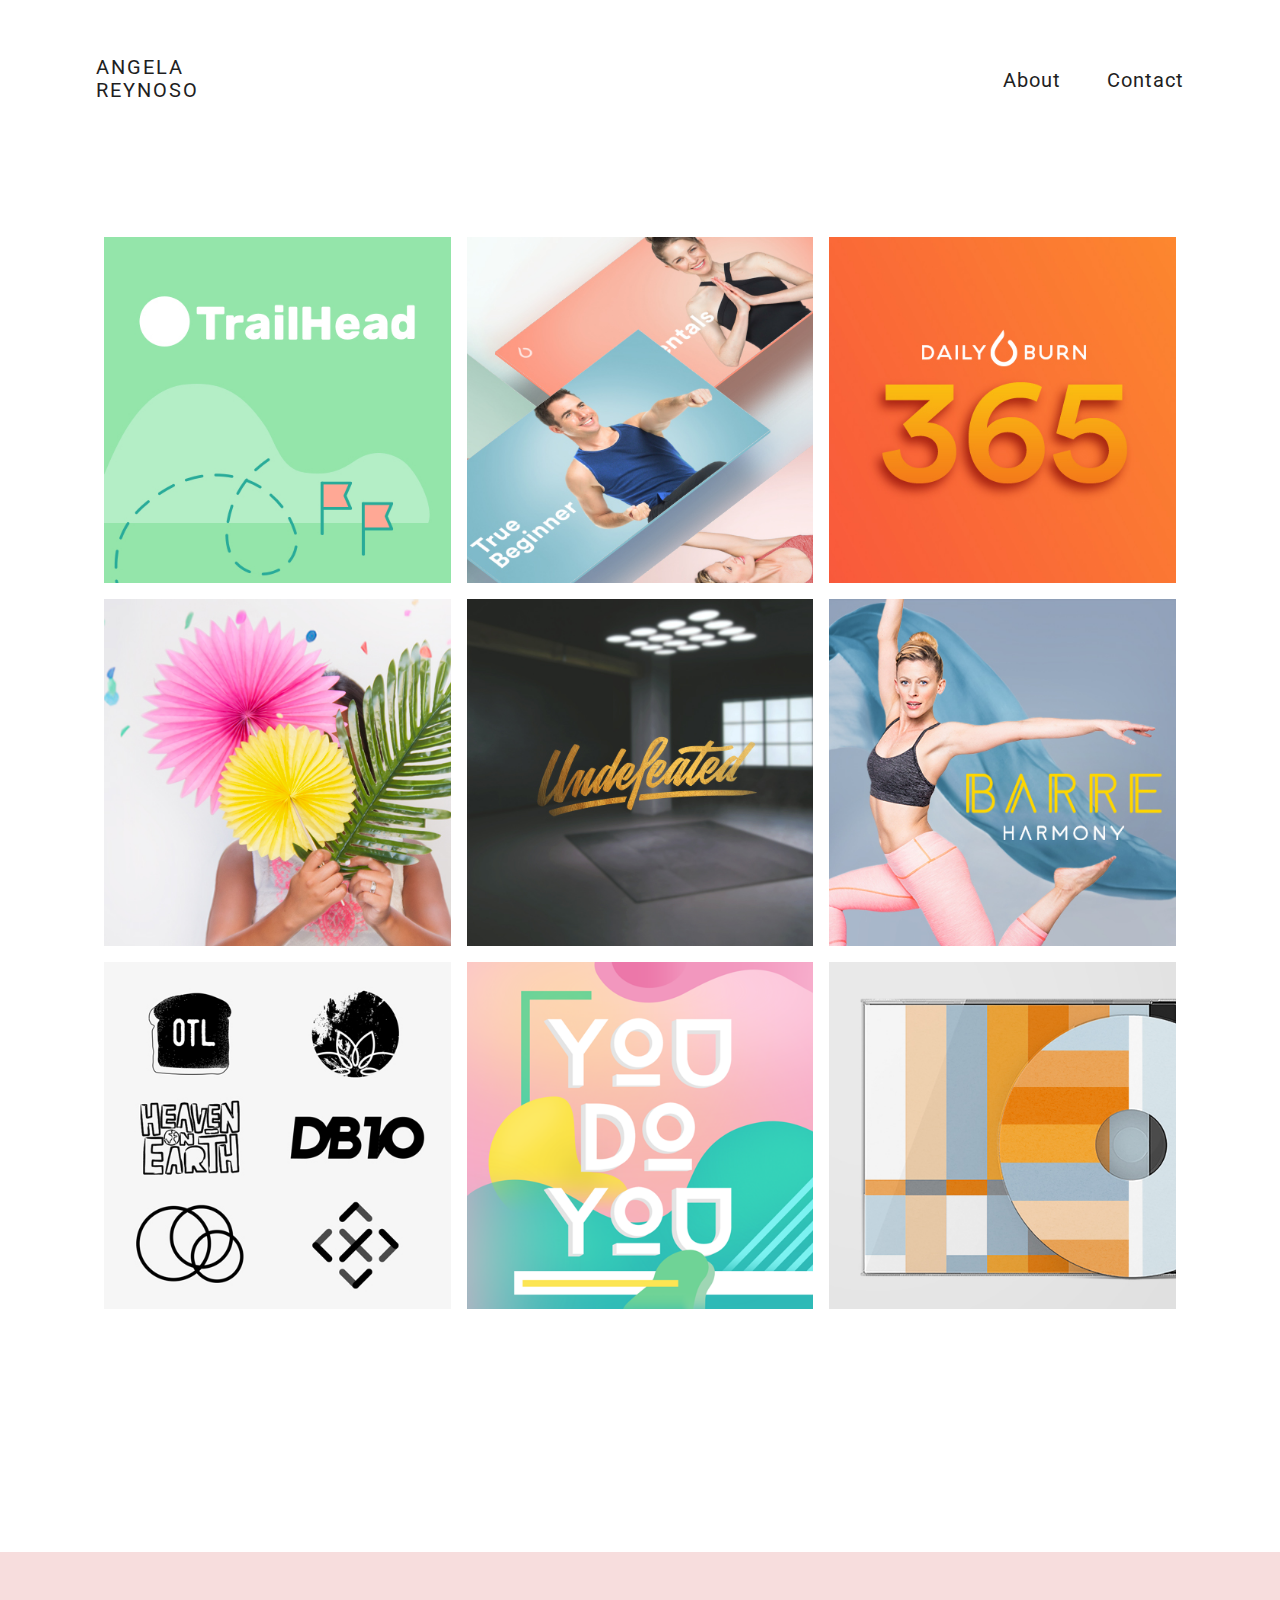
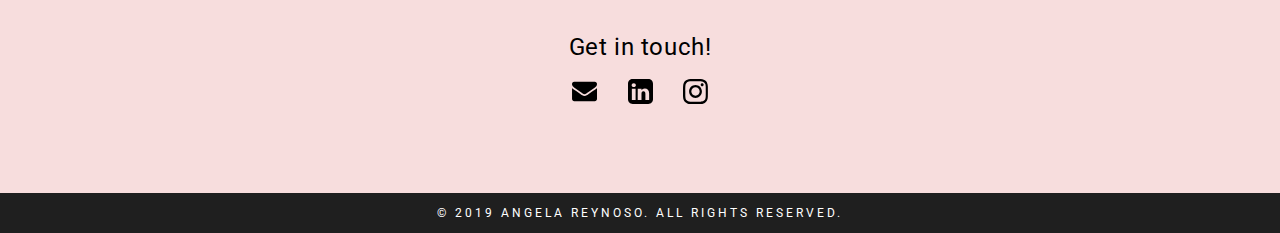
<file: index.html>
<!DOCTYPE html>
<html>
  <head>
    <script async src="https://www.googletagmanager.com/gtag/js?id=UA-121537700-1"></script>
    <script>
      window.dataLayer = window.dataLayer || [];
      function gtag(){dataLayer.push(arguments);}
      gtag('js', new Date());

      gtag('config', 'UA-121537700-1');
    </script>
    <meta http-equiv="Content-Type" content="text/html; charset=utf-8">
    <meta http-equiv="X-UA-Compatible" content="IE=edge,chrome=1">
    <meta name="viewport" content="width=device-width,initial-scale=1">
    <meta name="description" content="Hi! I'm Angela, a Senior Designer based in New York City. Get in touch!">
    <meta name="generator" content="Hugo 0.46" />
    <link rel="apple-touch-icon" sizes="180x180" href="/img/apple-touch-icon.png">
    <link rel="icon" type="image/png" sizes="32x32" href="/img/favicon-32x32.png">
    <link rel="icon" type="image/png" sizes="16x16" href="/img/favicon-16x16.png">
    <link rel="stylesheet" href="https://angelreyt.github.io/css/normalize.css">
    <link rel="stylesheet" href="https://angelreyt.github.io/css/base.css">
    <link rel="stylesheet" href="https://fonts.googleapis.com/css?family=Roboto:400,500,700,900">
    <title>Angela Reynoso</title>
  </head>
  <body>
    <header>
  <nav>
    <a class="site-title" href="https://angelreyt.github.io/">Angela Reynoso</a>
    <div class="nav-right">
      <input type="checkbox" id="drop-hamburger"/>
      <label class="hamburger" for="drop-hamburger">
        <span></span>
        <span></span>
        <span></span>
        <span></span>
      </label>
      <ul id="menu">
        <li class="active">
          <a href="/">Work</a>
        </li>
        <li class="">
          <a href="/about/">About</a>
        </li>
        <li class="">
          <a href="/contact/">Contact</a>
        </li>
      </ul>
    </div>
  </nav>
</header>

    <main style="">
    <div class="home-wrapper">
  <section class="greeting"></section>
  <section class="gallery">
    <div class="gallery-item">
      <a href="/project/case-study-trailhead/">
        <img src="/project/case-study-trailhead/home_trailhead.jpg" srcset="/project/case-study-trailhead/home_trailhead.jpg, /project/case-study-trailhead/home_trailhead@2x.jpg 2x">
      <div class="overlay">
        <div class="text">Case Study: TrailHead</div>
      </div>
      </a>
    </div>
    <div class="gallery-item">
      <a href="/project/case-study-program-art/">
        <img src="/project/case-study-program-art/home_cs.jpg" srcset="/project/case-study-program-art/home_cs.jpg, /project/case-study-program-art/home_cs@2x.jpg 2x">
      <div class="overlay">
        <div class="text">Case Study: Program Art</div>
      </div>
      </a>
    </div>
    <div class="gallery-item">
      <a href="/project/daily-burn--daily-burn-365/">
        <img src="/project/daily-burn--daily-burn-365/home_365.jpg" srcset="/project/daily-burn--daily-burn-365/home_365.jpg, /project/daily-burn--daily-burn-365/home_365@2x.jpg 2x">
      <div class="overlay">
        <div class="text">Daily Burn &amp; Daily Burn 365</div>
      </div>
      </a>
    </div>
    <div class="gallery-item">
      <a href="/project/a-lovely-party/">
        <img src="/project/a-lovely-party/home_alp.jpg" srcset="/project/a-lovely-party/home_alp.jpg, /project/a-lovely-party/home_alp@2x.jpg 2x">
      <div class="overlay">
        <div class="text">A Lovely Party</div>
      </div>
      </a>
    </div>
    <div class="gallery-item">
      <a href="/project/undefeated/">
        <img src="/project/undefeated/home_undef.jpg" srcset="/project/undefeated/home_undef.jpg, /project/undefeated/home_undef@2x.jpg 2x">
      <div class="overlay">
        <div class="text">Undefeated Kickboxing</div>
      </div>
      </a>
    </div>
    <div class="gallery-item">
      <a href="/project/barre-harmony/">
        <img src="/project/barre-harmony/home_bh.jpg" srcset="/project/barre-harmony/home_bh.jpg, /project/barre-harmony/home_bh@2x.jpg 2x">
      <div class="overlay">
        <div class="text">Barre Harmony</div>
      </div>
      </a>
    </div>
    <div class="gallery-item">
      <a href="/project/logos/">
        <img src="/project/logos/home_logo.jpg" srcset="/project/logos/home_logo.jpg, /project/logos/home_logo@2x.jpg 2x">
      <div class="overlay">
        <div class="text">Logo Gallery</div>
      </div>
      </a>
    </div>
    <div class="gallery-item">
      <a href="/project/illos/">
        <img src="/project/illos/home_illos.png" srcset="/project/illos/home_illos.png, /project/illos/home_illos@2x.png 2x">
      <div class="overlay">
        <div class="text">Illustration Gallery</div>
      </div>
      </a>
    </div>
    <div class="gallery-item">
      <a href="/project/print/">
        <img src="/project/print/home_print.jpg" srcset="/project/print/home_print.jpg, /project/print/home_print@2x.jpg 2x">
      <div class="overlay">
        <div class="text">Print</div>
      </div>
      </a>
    </div>
  </section>
</div>
<section class="pink cta">
  <p>Get in touch!</p>

<p><a href="mailto:angelrey.t@gmail.com" style="text-decoration: none">
  <svg version="1.1" id="Layer_1" xmlns="http://www.w3.org/2000/svg" xmlns:xlink="http://www.w3.org/1999/xlink" x="0px" y="0px"
    viewBox="0 0 61 48" style="enable-background:new 0 0 61 48;" xml:space="preserve" class="icon">
    <path d="M61,15.4v27c0,3-2.5,5.4-5.4,5.4H5.5c-3,0-5.4-2.5-5.4-5.4v-27c1,1.1,2.2,2.1,3.4,3c5.6,3.8,11.4,7.7,16.9,11.7
            c2.9,2.1,6.4,4.7,10.1,4.7h0.1c3.7,0,7.2-2.6,10.1-4.7c5.5-4,11.3-7.9,16.9-11.7C58.8,17.6,60,16.6,61,15.4z M61,5.4
            c0,3.8-2.8,7.2-5.8,9.3c-5.3,3.7-10.6,7.3-15.9,11.1c-2.2,1.5-6,4.7-8.7,4.7h-0.1c-2.8,0-6.5-3.1-8.7-4.7
            c-5.3-3.7-10.6-7.4-15.9-11.1C3.4,13.1,0,9.3,0,6.2C0,2.9,1.8,0,5.5,0h50.1C58.5,0,61,2.4,61,5.4z"/>
  </svg>
</a>

<a href="https://www.linkedin.com/in/angelareynoso" style="text-decoration: none">
  <svg version="1.1" id="Layer_1" xmlns="http://www.w3.org/2000/svg" xmlns:xlink="http://www.w3.org/1999/xlink" x="0px" y="0px"
    viewBox="0 0 48 48" style="enable-background:new 0 0 48 48;" xml:space="preserve" class="icon">
    <path d="M7.4,40.2h7.2V18.5H7.4V40.2z M15.1,11.8c0-2.1-1.6-3.7-4-3.7S7,9.7,7,11.8c0,2.1,1.6,3.7,4,3.7h0
            C13.5,15.6,15.1,13.9,15.1,11.8z M33.4,40.2h7.2V27.7c0-6.7-3.6-9.7-8.3-9.7c-3.9,0-5.6,2.2-6.5,3.7h0.1v-3.2h-7.2c0,0,0.1,2,0,21.7
            l0,0h7.2V28c0-0.6,0-1.3,0.2-1.8c0.5-1.3,1.7-2.6,3.7-2.6c2.6,0,3.6,2,3.6,4.9L33.4,40.2L33.4,40.2z M48,9v30c0,5-4,9-9,9H9
            c-5,0-9-4-9-9V9c0-5,4-9,9-9h30C44,0,48,4,48,9z"/>
  </svg>
</a>

<a href="https://www.instagram.com/angelala.rey" style="text-decoration: none">
  <svg version="1.1" id="Layer_1" xmlns="http://www.w3.org/2000/svg" xmlns:xlink="http://www.w3.org/1999/xlink" x="0px" y="0px"
    viewBox="0 0 48 48" style="enable-background:new 0 0 48 48;" xml:space="preserve" class="icon">
    <path d="M24,4.3c6.4,0,7.2,0,9.7,0.1c2.3,0.1,3.6,0.5,4.5,0.8c1.1,0.4,1.9,1,2.8,1.8c0.8,0.8,1.4,1.6,1.8,2.8
            c0.3,0.8,0.7,2.1,0.8,4.5c0.1,2.5,0.1,3.3,0.1,9.7s0,7.2-0.1,9.7c-0.1,2.3-0.5,3.6-0.8,4.5c-0.4,1.1-1,1.9-1.8,2.8
            c-0.8,0.8-1.6,1.4-2.8,1.8c-0.8,0.3-2.1,0.7-4.5,0.8c-2.5,0.1-3.3,0.1-9.7,0.1s-7.2,0-9.7-0.1c-2.3-0.1-3.6-0.5-4.5-0.8
            c-1.1-0.4-1.9-1-2.8-1.8c-0.8-0.8-1.4-1.6-1.8-2.8C5,37.3,4.6,36,4.5,33.7c-0.1-2.5-0.1-3.3-0.1-9.7s0-7.2,0.1-9.7
            c0.1-2.3,0.5-3.6,0.8-4.5c0.4-1.1,1-1.9,1.8-2.8C8,6.2,8.7,5.7,9.9,5.3c0.8-0.3,2.1-0.7,4.5-0.8C16.8,4.3,17.6,4.3,24,4.3z M24,0
            c-6.5,0-7.3,0-9.9,0.1c-2.5,0.1-4.3,0.5-5.8,1.1C6.7,1.9,5.4,2.7,4,4C2.7,5.3,1.9,6.7,1.3,8.3c-0.6,1.5-1,3.3-1.1,5.8
            C0,16.6,0,17.5,0,24s0,7.3,0.1,9.9c0.1,2.5,0.5,4.3,1.1,5.8c0.6,1.6,1.4,2.9,2.8,4.3c1.3,1.3,2.7,2.2,4.2,2.8c1.5,0.6,3.3,1,5.8,1.1
            c2.6,0.1,3.4,0.1,9.9,0.1s7.3,0,9.9-0.1c2.5-0.1,4.3-0.5,5.8-1.1c1.6-0.6,2.9-1.4,4.2-2.8c1.3-1.3,2.2-2.7,2.8-4.2
            c0.6-1.5,1-3.3,1.1-5.8c0.1-2.6,0.1-3.4,0.1-9.9s0-7.3-0.1-9.9c-0.1-2.5-0.5-4.3-1.1-5.8C46.1,6.7,45.3,5.3,44,4
            c-1.3-1.3-2.7-2.2-4.2-2.8c-1.5-0.6-3.3-1-5.8-1.1C31.3,0,30.5,0,24,0L24,0L24,0z M24,11.7c-6.8,0-12.3,5.5-12.3,12.3
            S17.2,36.3,24,36.3S36.3,30.8,36.3,24S30.8,11.7,24,11.7z M24,32c-4.4,0-8-3.6-8-8s3.6-8,8-8s8,3.6,8,8S28.4,32,24,32z M39.7,11.2
            c0,1.6-1.3,2.9-2.9,2.9c-1.6,0-2.9-1.3-2.9-2.9c0-1.6,1.3-2.9,2.9-2.9C38.4,8.3,39.7,9.6,39.7,11.2z"/>
  </svg>
</a>
</p>

</section>
    </main>
    <footer>&copy; 2019 Angela Reynoso. All rights reserved.</footer>

  </body>
</html>
</file>
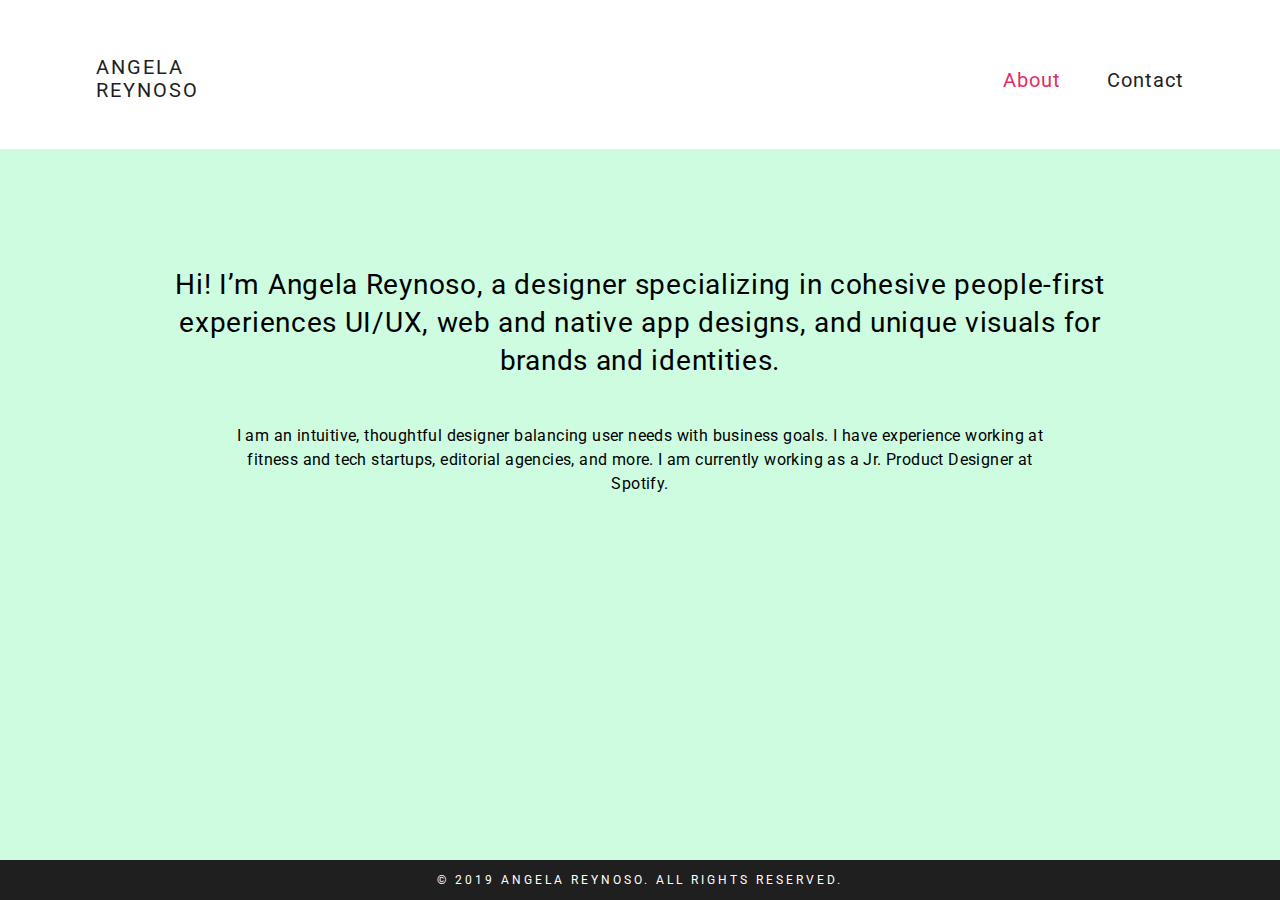
<file: about/index.html>
<!DOCTYPE html>
<html>
  <head>
    <script async src="https://www.googletagmanager.com/gtag/js?id=UA-121537700-1"></script>
    <script>
      window.dataLayer = window.dataLayer || [];
      function gtag(){dataLayer.push(arguments);}
      gtag('js', new Date());

      gtag('config', 'UA-121537700-1');
    </script>
    <meta http-equiv="Content-Type" content="text/html; charset=utf-8">
    <meta http-equiv="X-UA-Compatible" content="IE=edge,chrome=1">
    <meta name="viewport" content="width=device-width,initial-scale=1">
    <meta name="description" content="Hi! I'm Angela, a Senior Designer based in New York City. Get in touch!">
    <meta name="generator" content="Hugo 0.46" />
    <link rel="apple-touch-icon" sizes="180x180" href="/img/apple-touch-icon.png">
    <link rel="icon" type="image/png" sizes="32x32" href="/img/favicon-32x32.png">
    <link rel="icon" type="image/png" sizes="16x16" href="/img/favicon-16x16.png">
    <link rel="stylesheet" href="https://angelreyt.github.io/css/normalize.css">
    <link rel="stylesheet" href="https://angelreyt.github.io/css/base.css">
    <link rel="stylesheet" href="https://fonts.googleapis.com/css?family=Roboto:400,500,700,900">
    <title>Angela Reynoso</title>
  </head>
  <body>
    <header>
  <nav>
    <a class="site-title" href="https://angelreyt.github.io/">Angela Reynoso</a>
    <div class="nav-right">
      <input type="checkbox" id="drop-hamburger"/>
      <label class="hamburger" for="drop-hamburger">
        <span></span>
        <span></span>
        <span></span>
        <span></span>
      </label>
      <ul id="menu">
        <li class="">
          <a href="/">Work</a>
        </li>
        <li class="active">
          <a href="/about/">About</a>
        </li>
        <li class="">
          <a href="/contact/">Contact</a>
        </li>
      </ul>
    </div>
  </nav>
</header>

    <main style="background-color: #CEFCE0">
    <div class="wrapper">
  <p>Hi! I’m Angela Reynoso, a designer specializing in cohesive people-first experiences UI/UX, web and native app designs, and unique visuals for brands and identities.</p>

<p>I am an intuitive, thoughtful designer balancing user needs with business goals. I have experience working at fitness and tech startups, editorial agencies, and more. I am currently working as a Jr. Product Designer at Spotify.</p>

</div>
    </main>
    <footer>&copy; 2019 Angela Reynoso. All rights reserved.</footer>

  </body>
</html>
</file>
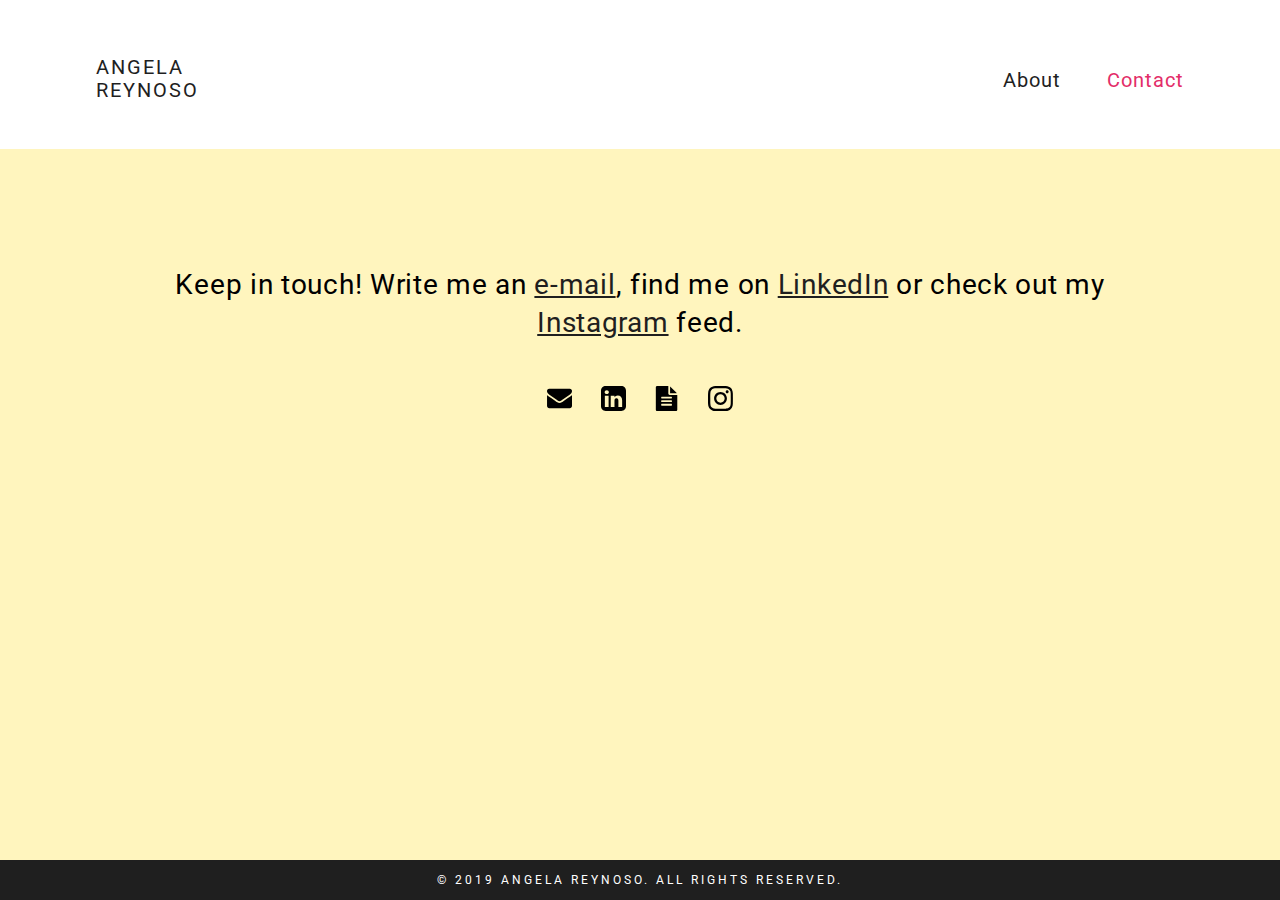
<file: contact/index.html>
<!DOCTYPE html>
<html>
  <head>
    <script async src="https://www.googletagmanager.com/gtag/js?id=UA-121537700-1"></script>
    <script>
      window.dataLayer = window.dataLayer || [];
      function gtag(){dataLayer.push(arguments);}
      gtag('js', new Date());

      gtag('config', 'UA-121537700-1');
    </script>
    <meta http-equiv="Content-Type" content="text/html; charset=utf-8">
    <meta http-equiv="X-UA-Compatible" content="IE=edge,chrome=1">
    <meta name="viewport" content="width=device-width,initial-scale=1">
    <meta name="description" content="Hi! I'm Angela, a Senior Designer based in New York City. Get in touch!">
    <meta name="generator" content="Hugo 0.46" />
    <link rel="apple-touch-icon" sizes="180x180" href="/img/apple-touch-icon.png">
    <link rel="icon" type="image/png" sizes="32x32" href="/img/favicon-32x32.png">
    <link rel="icon" type="image/png" sizes="16x16" href="/img/favicon-16x16.png">
    <link rel="stylesheet" href="https://angelreyt.github.io/css/normalize.css">
    <link rel="stylesheet" href="https://angelreyt.github.io/css/base.css">
    <link rel="stylesheet" href="https://fonts.googleapis.com/css?family=Roboto:400,500,700,900">
    <title>Angela Reynoso</title>
  </head>
  <body>
    <header>
  <nav>
    <a class="site-title" href="https://angelreyt.github.io/">Angela Reynoso</a>
    <div class="nav-right">
      <input type="checkbox" id="drop-hamburger"/>
      <label class="hamburger" for="drop-hamburger">
        <span></span>
        <span></span>
        <span></span>
        <span></span>
      </label>
      <ul id="menu">
        <li class="">
          <a href="/">Work</a>
        </li>
        <li class="">
          <a href="/about/">About</a>
        </li>
        <li class="active">
          <a href="/contact/">Contact</a>
        </li>
      </ul>
    </div>
  </nav>
</header>

    <main style="background-color: #FFF5BE">
    <div class="wrapper">
  <p>Keep in touch! Write me an <a href="mailto:angelrey.t@gmail.com">e-mail</a>, find me on <a href="https://www.linkedin.com/in/angelareynoso">LinkedIn</a> or check out my <a href="https://www.instagram.com/angelala.rey">Instagram</a> feed.</p>

<p><a href="mailto:angelrey.t@gmail.com" style="text-decoration: none">
  <svg version="1.1" id="Layer_1" xmlns="http://www.w3.org/2000/svg" xmlns:xlink="http://www.w3.org/1999/xlink" x="0px" y="0px"
    viewBox="0 0 61 48" style="enable-background:new 0 0 61 48;" xml:space="preserve" class="icon">
    <path d="M61,15.4v27c0,3-2.5,5.4-5.4,5.4H5.5c-3,0-5.4-2.5-5.4-5.4v-27c1,1.1,2.2,2.1,3.4,3c5.6,3.8,11.4,7.7,16.9,11.7
            c2.9,2.1,6.4,4.7,10.1,4.7h0.1c3.7,0,7.2-2.6,10.1-4.7c5.5-4,11.3-7.9,16.9-11.7C58.8,17.6,60,16.6,61,15.4z M61,5.4
            c0,3.8-2.8,7.2-5.8,9.3c-5.3,3.7-10.6,7.3-15.9,11.1c-2.2,1.5-6,4.7-8.7,4.7h-0.1c-2.8,0-6.5-3.1-8.7-4.7
            c-5.3-3.7-10.6-7.4-15.9-11.1C3.4,13.1,0,9.3,0,6.2C0,2.9,1.8,0,5.5,0h50.1C58.5,0,61,2.4,61,5.4z"/>
  </svg>
</a>

<a href="https://www.linkedin.com/in/angelareynoso" style="text-decoration: none">
  <svg version="1.1" id="Layer_1" xmlns="http://www.w3.org/2000/svg" xmlns:xlink="http://www.w3.org/1999/xlink" x="0px" y="0px"
    viewBox="0 0 48 48" style="enable-background:new 0 0 48 48;" xml:space="preserve" class="icon">
    <path d="M7.4,40.2h7.2V18.5H7.4V40.2z M15.1,11.8c0-2.1-1.6-3.7-4-3.7S7,9.7,7,11.8c0,2.1,1.6,3.7,4,3.7h0
            C13.5,15.6,15.1,13.9,15.1,11.8z M33.4,40.2h7.2V27.7c0-6.7-3.6-9.7-8.3-9.7c-3.9,0-5.6,2.2-6.5,3.7h0.1v-3.2h-7.2c0,0,0.1,2,0,21.7
            l0,0h7.2V28c0-0.6,0-1.3,0.2-1.8c0.5-1.3,1.7-2.6,3.7-2.6c2.6,0,3.6,2,3.6,4.9L33.4,40.2L33.4,40.2z M48,9v30c0,5-4,9-9,9H9
            c-5,0-9-4-9-9V9c0-5,4-9,9-9h30C44,0,48,4,48,9z"/>
  </svg>
</a>

<a href="/misc/AR_resume_2018.pdf" style="text-decoration: none">
  <svg version="1.1" id="Layer_1" xmlns="http://www.w3.org/2000/svg" xmlns:xlink="http://www.w3.org/1999/xlink" x="0px" y="0px"
    viewBox="0 0 48 48" style="enable-background:new 0 0 48 48;" xml:space="preserve" class="icon">
    <path d="M42.8,12.7c0.3,0.3,0.5,0.6,0.7,1H30.9V1.1c0.4,0.2,0.7,0.5,1,0.7L42.8,12.7z M30.1,17.1h14.6v28.3c0,1.4-1.2,2.6-2.6,2.6
            h-36c-1.4,0-2.6-1.2-2.6-2.6V2.6C3.5,1.2,4.7,0,6.1,0h21.4v14.6C27.5,16,28.7,17.1,30.1,17.1z M34.4,36.8v-1.7
            c0-0.5-0.4-0.9-0.9-0.9H14.7c-0.5,0-0.9,0.4-0.9,0.9v1.7c0,0.5,0.4,0.9,0.9,0.9h18.8C34,37.7,34.4,37.3,34.4,36.8z M34.4,30v-1.7
            c0-0.5-0.4-0.9-0.9-0.9H14.7c-0.5,0-0.9,0.4-0.9,0.9V30c0,0.5,0.4,0.9,0.9,0.9h18.8C34,30.8,34.4,30.5,34.4,30z M34.4,23.1v-1.7
            c0-0.5-0.4-0.9-0.9-0.9H14.7c-0.5,0-0.9,0.4-0.9,0.9v1.7c0,0.5,0.4,0.9,0.9,0.9h18.8C34,24,34.4,23.6,34.4,23.1z"/>
  </svg>
</a>

<a href="https://www.instagram.com/angelala.rey" style="text-decoration: none">
  <svg version="1.1" id="Layer_1" xmlns="http://www.w3.org/2000/svg" xmlns:xlink="http://www.w3.org/1999/xlink" x="0px" y="0px"
    viewBox="0 0 48 48" style="enable-background:new 0 0 48 48;" xml:space="preserve" class="icon">
    <path d="M24,4.3c6.4,0,7.2,0,9.7,0.1c2.3,0.1,3.6,0.5,4.5,0.8c1.1,0.4,1.9,1,2.8,1.8c0.8,0.8,1.4,1.6,1.8,2.8
            c0.3,0.8,0.7,2.1,0.8,4.5c0.1,2.5,0.1,3.3,0.1,9.7s0,7.2-0.1,9.7c-0.1,2.3-0.5,3.6-0.8,4.5c-0.4,1.1-1,1.9-1.8,2.8
            c-0.8,0.8-1.6,1.4-2.8,1.8c-0.8,0.3-2.1,0.7-4.5,0.8c-2.5,0.1-3.3,0.1-9.7,0.1s-7.2,0-9.7-0.1c-2.3-0.1-3.6-0.5-4.5-0.8
            c-1.1-0.4-1.9-1-2.8-1.8c-0.8-0.8-1.4-1.6-1.8-2.8C5,37.3,4.6,36,4.5,33.7c-0.1-2.5-0.1-3.3-0.1-9.7s0-7.2,0.1-9.7
            c0.1-2.3,0.5-3.6,0.8-4.5c0.4-1.1,1-1.9,1.8-2.8C8,6.2,8.7,5.7,9.9,5.3c0.8-0.3,2.1-0.7,4.5-0.8C16.8,4.3,17.6,4.3,24,4.3z M24,0
            c-6.5,0-7.3,0-9.9,0.1c-2.5,0.1-4.3,0.5-5.8,1.1C6.7,1.9,5.4,2.7,4,4C2.7,5.3,1.9,6.7,1.3,8.3c-0.6,1.5-1,3.3-1.1,5.8
            C0,16.6,0,17.5,0,24s0,7.3,0.1,9.9c0.1,2.5,0.5,4.3,1.1,5.8c0.6,1.6,1.4,2.9,2.8,4.3c1.3,1.3,2.7,2.2,4.2,2.8c1.5,0.6,3.3,1,5.8,1.1
            c2.6,0.1,3.4,0.1,9.9,0.1s7.3,0,9.9-0.1c2.5-0.1,4.3-0.5,5.8-1.1c1.6-0.6,2.9-1.4,4.2-2.8c1.3-1.3,2.2-2.7,2.8-4.2
            c0.6-1.5,1-3.3,1.1-5.8c0.1-2.6,0.1-3.4,0.1-9.9s0-7.3-0.1-9.9c-0.1-2.5-0.5-4.3-1.1-5.8C46.1,6.7,45.3,5.3,44,4
            c-1.3-1.3-2.7-2.2-4.2-2.8c-1.5-0.6-3.3-1-5.8-1.1C31.3,0,30.5,0,24,0L24,0L24,0z M24,11.7c-6.8,0-12.3,5.5-12.3,12.3
            S17.2,36.3,24,36.3S36.3,30.8,36.3,24S30.8,11.7,24,11.7z M24,32c-4.4,0-8-3.6-8-8s3.6-8,8-8s8,3.6,8,8S28.4,32,24,32z M39.7,11.2
            c0,1.6-1.3,2.9-2.9,2.9c-1.6,0-2.9-1.3-2.9-2.9c0-1.6,1.3-2.9,2.9-2.9C38.4,8.3,39.7,9.6,39.7,11.2z"/>
  </svg>
</a>
</p>

</div>
    </main>
    <footer>&copy; 2019 Angela Reynoso. All rights reserved.</footer>

  </body>
</html>
</file>
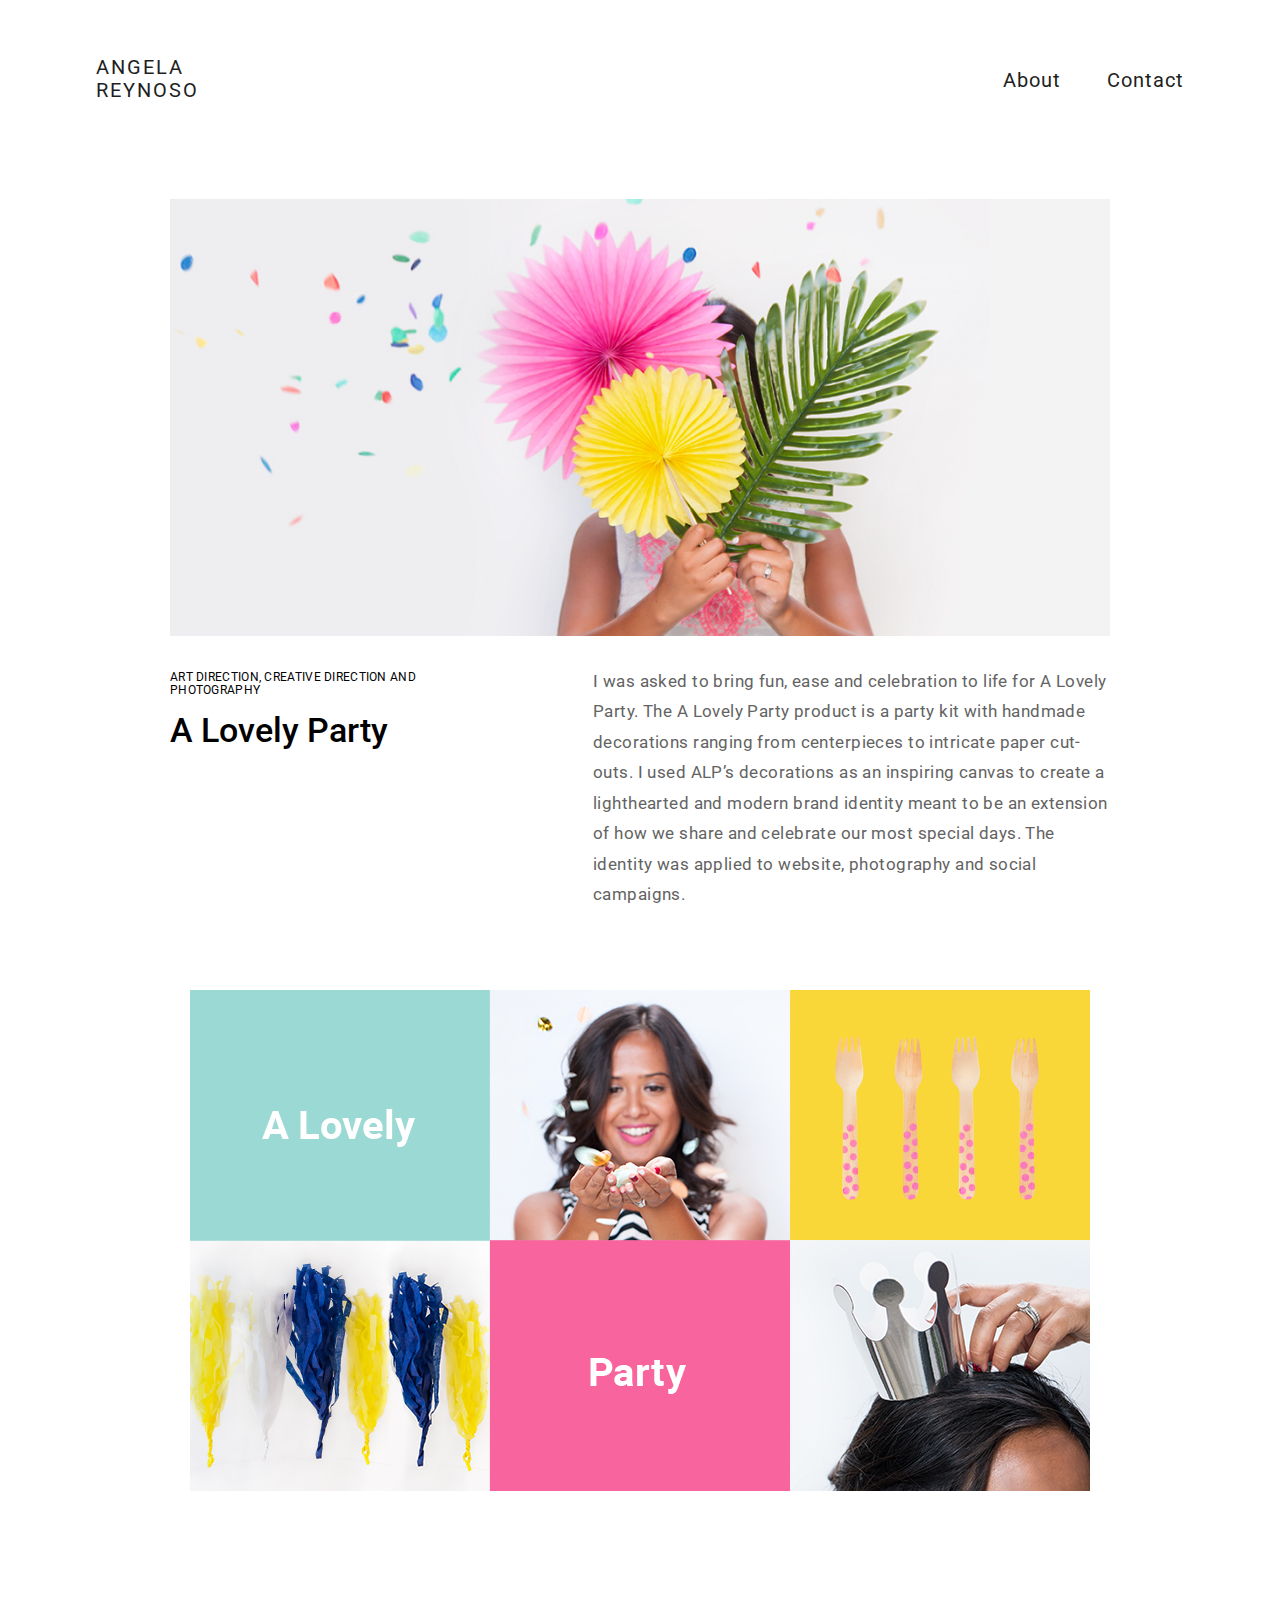
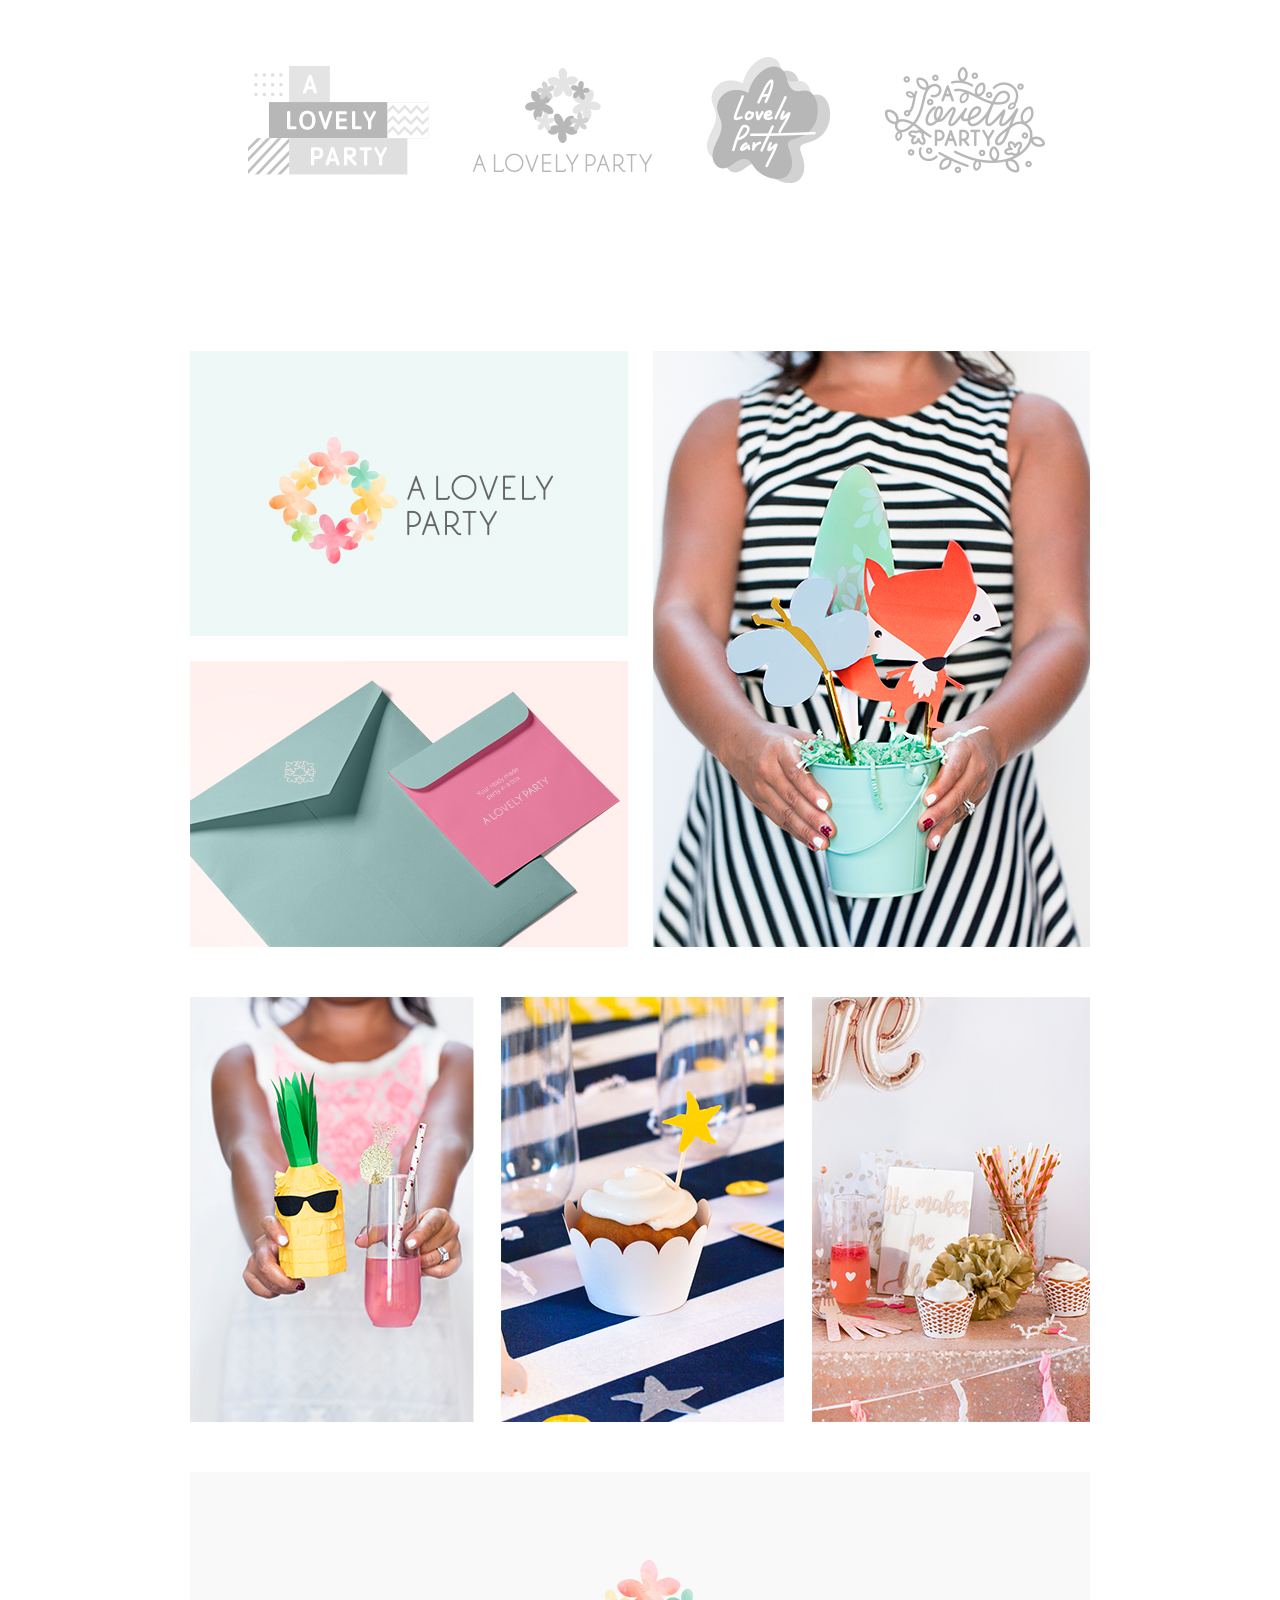
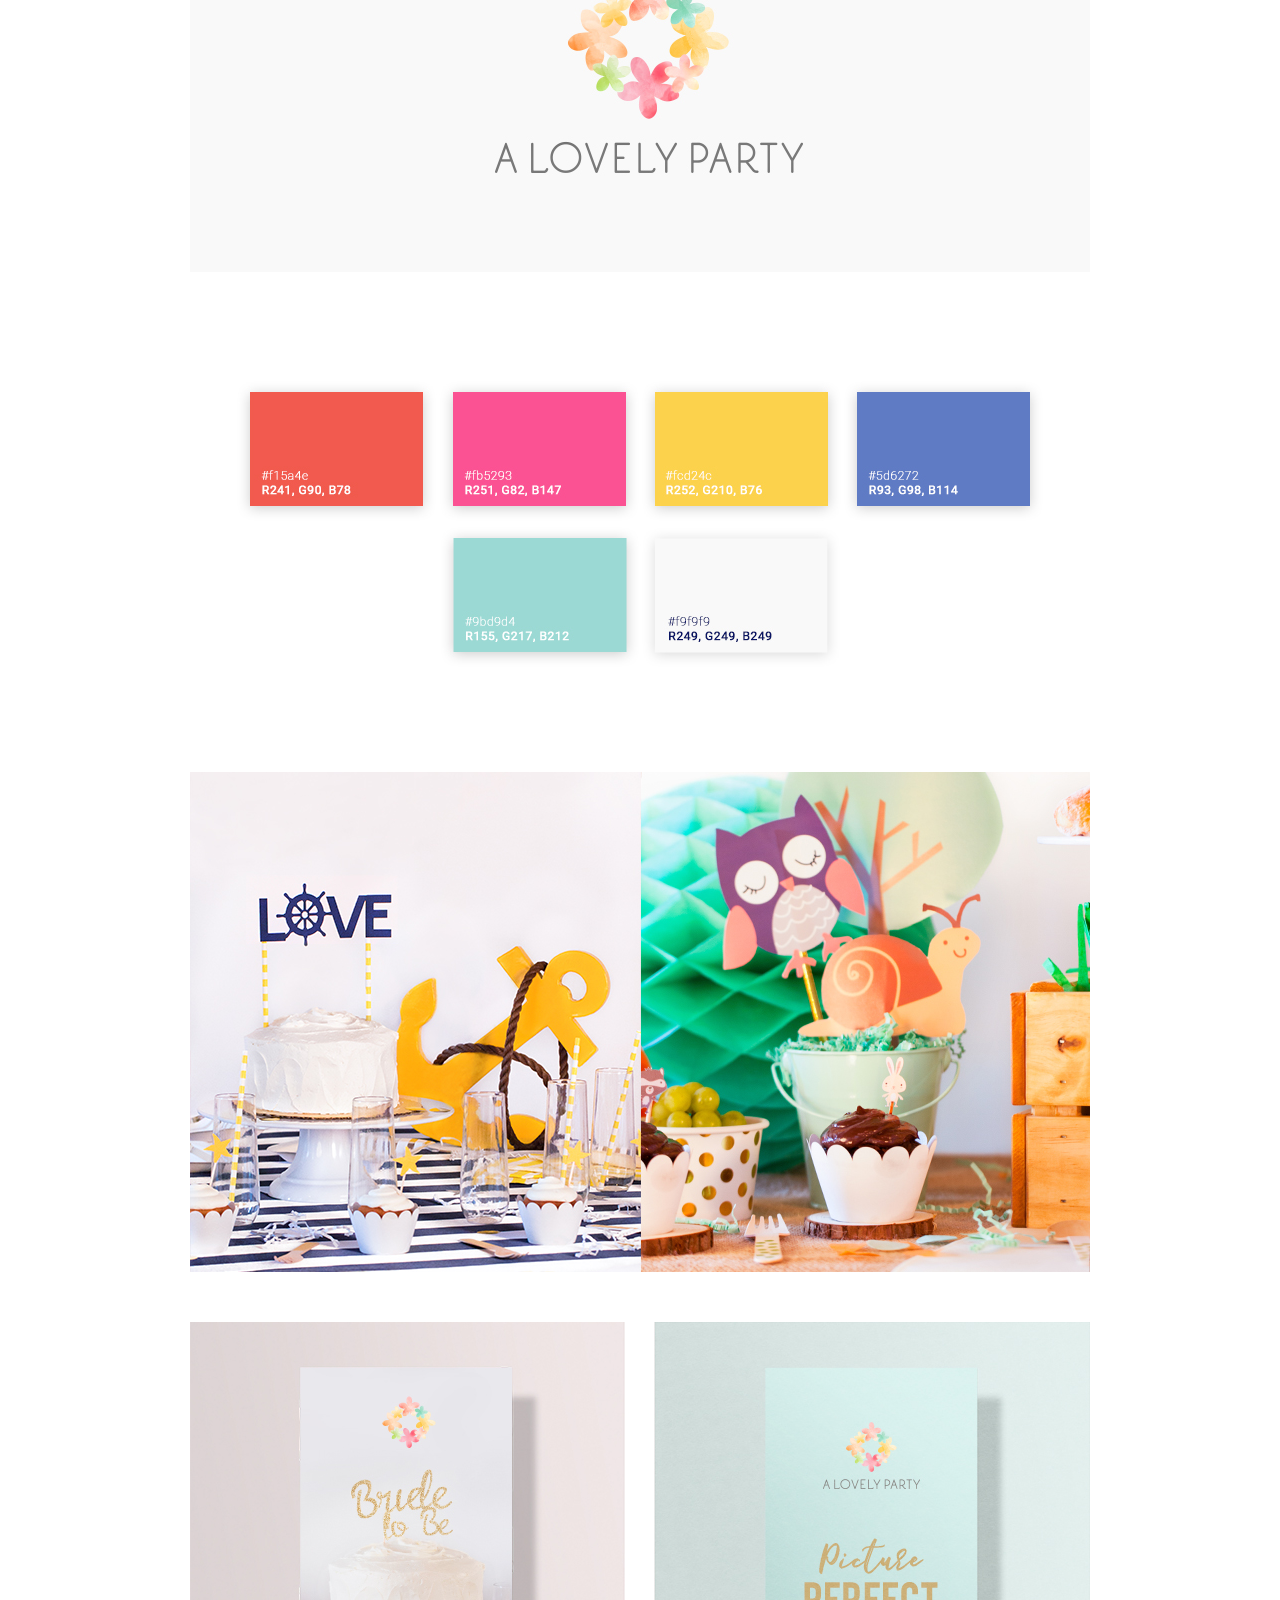
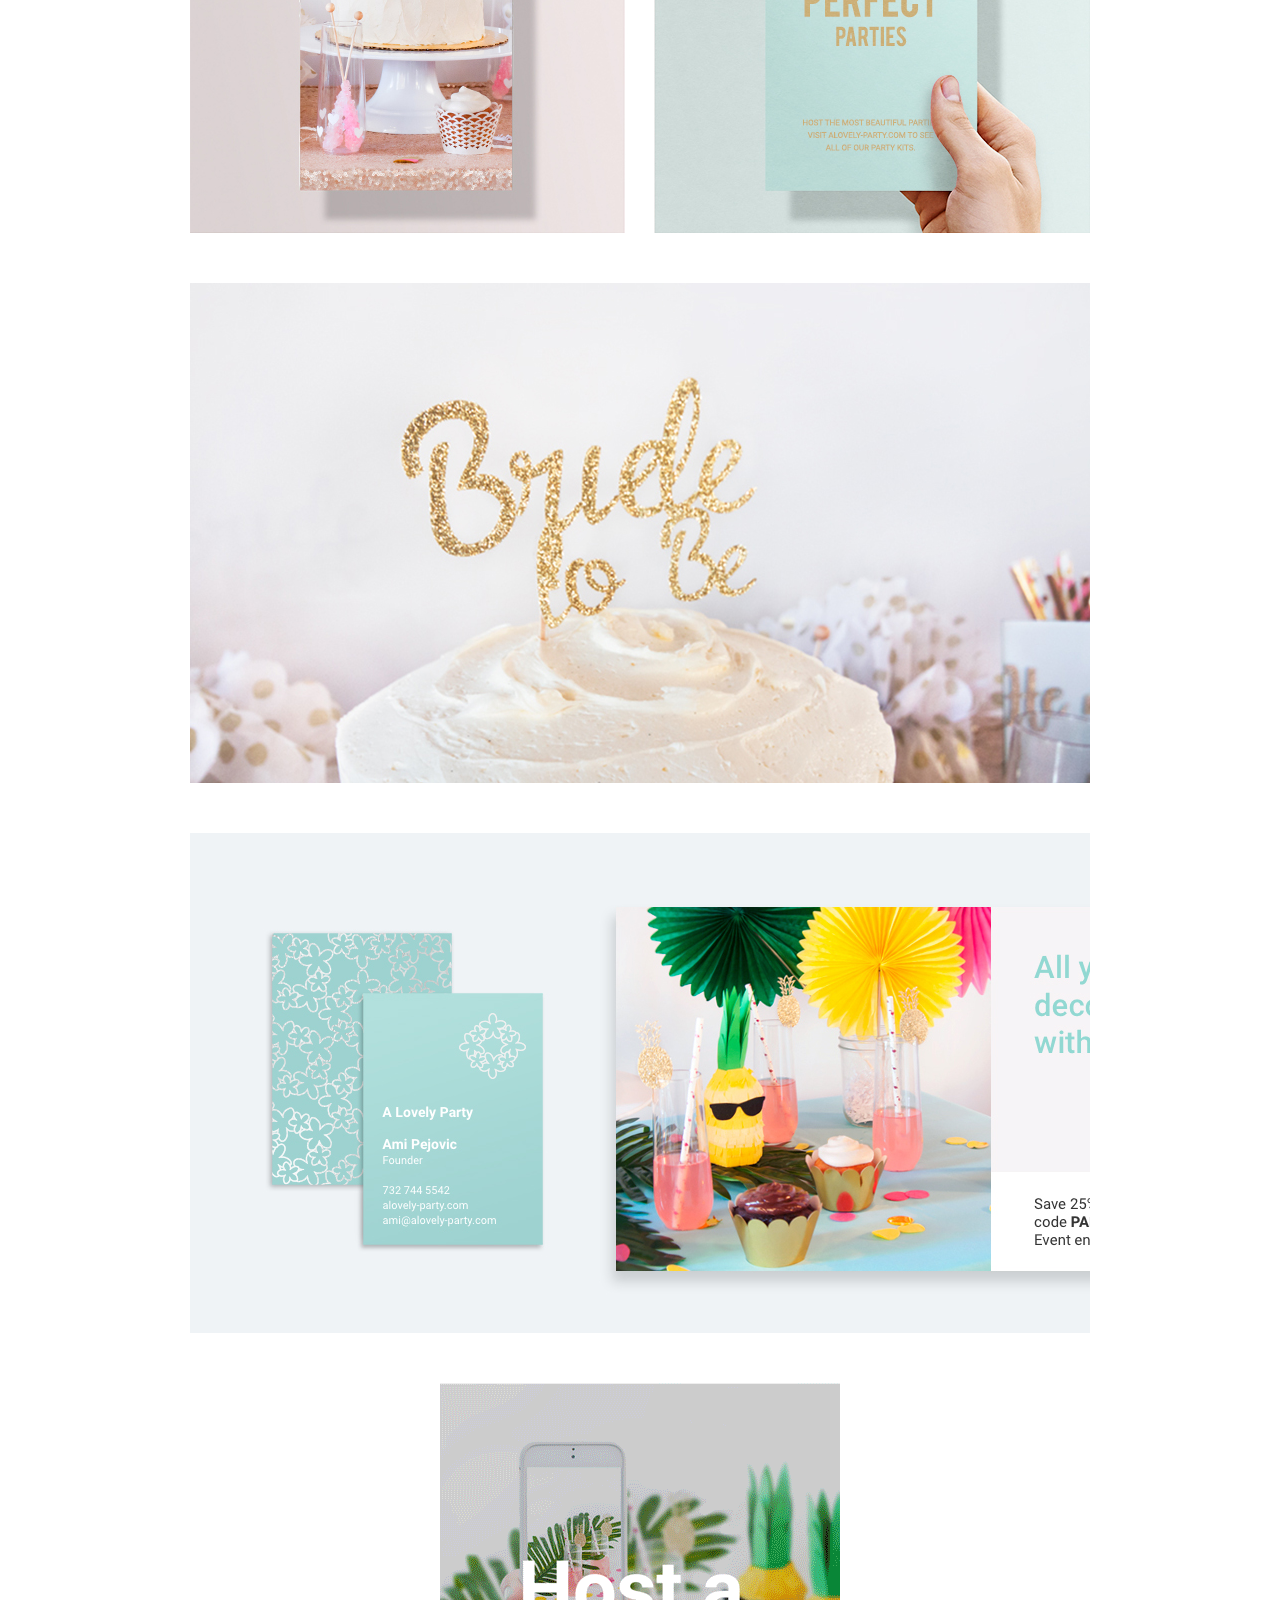
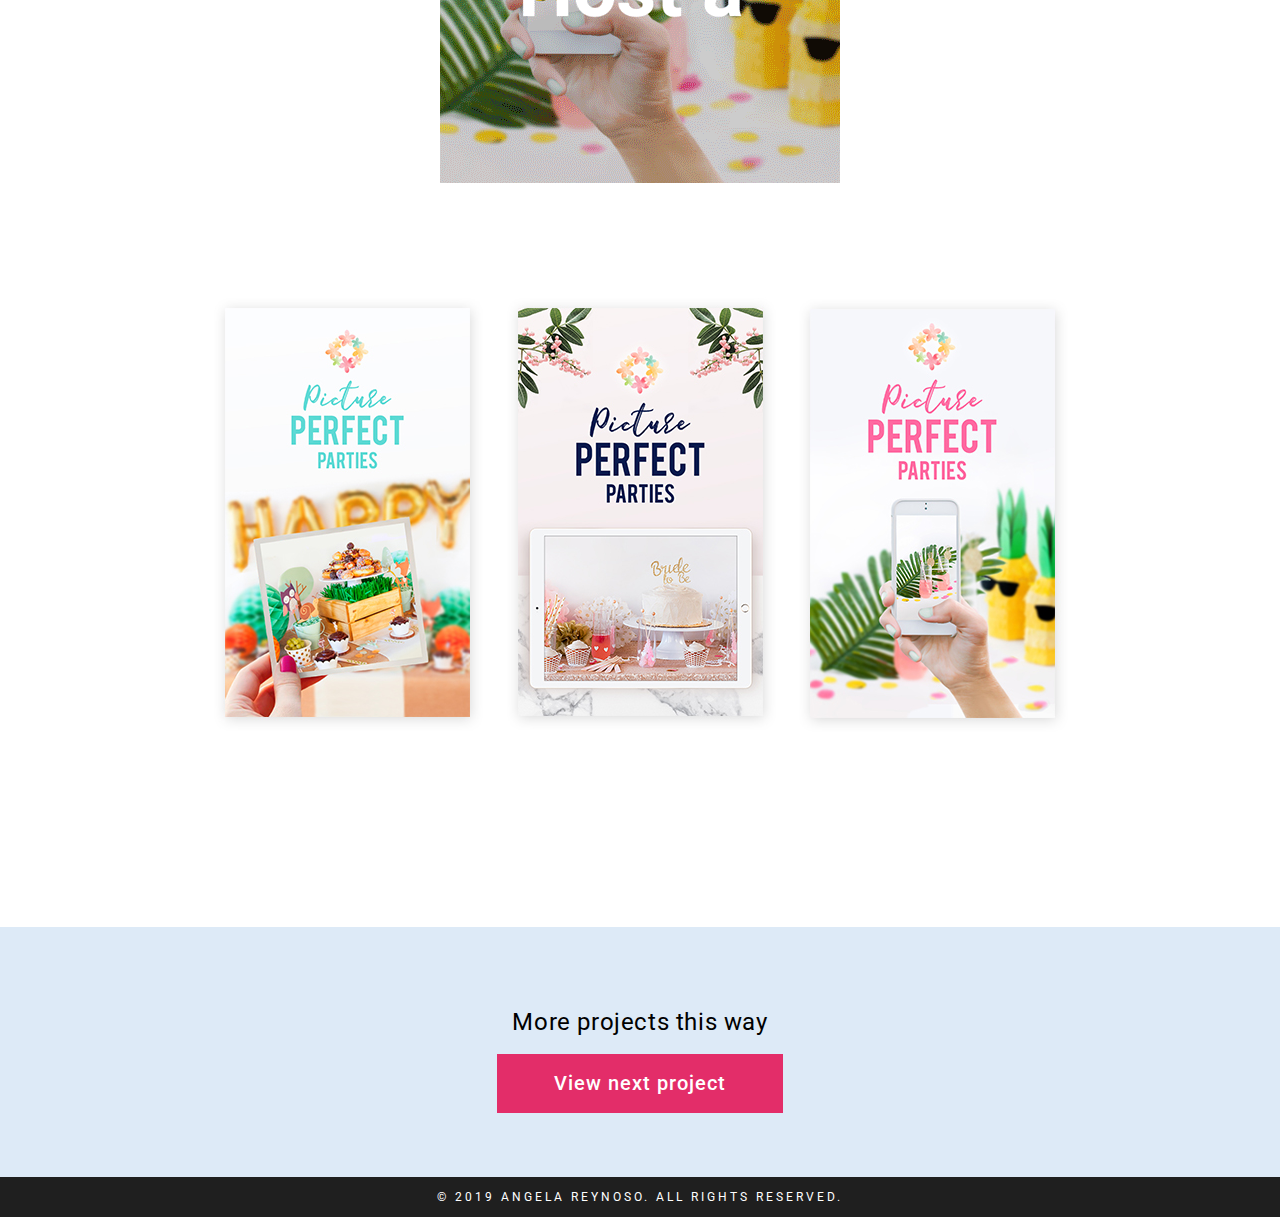
<file: project/a-lovely-party/index.html>
<!DOCTYPE html>
<html>
  <head>
    <script async src="https://www.googletagmanager.com/gtag/js?id=UA-121537700-1"></script>
    <script>
      window.dataLayer = window.dataLayer || [];
      function gtag(){dataLayer.push(arguments);}
      gtag('js', new Date());

      gtag('config', 'UA-121537700-1');
    </script>
    <meta http-equiv="Content-Type" content="text/html; charset=utf-8">
    <meta http-equiv="X-UA-Compatible" content="IE=edge,chrome=1">
    <meta name="viewport" content="width=device-width,initial-scale=1">
    <meta name="description" content="Hi! I'm Angela, a Senior Designer based in New York City. Get in touch!">
    <meta name="generator" content="Hugo 0.46" />
    <link rel="apple-touch-icon" sizes="180x180" href="/img/apple-touch-icon.png">
    <link rel="icon" type="image/png" sizes="32x32" href="/img/favicon-32x32.png">
    <link rel="icon" type="image/png" sizes="16x16" href="/img/favicon-16x16.png">
    <link rel="stylesheet" href="https://angelreyt.github.io/css/normalize.css">
    <link rel="stylesheet" href="https://angelreyt.github.io/css/base.css">
    <link rel="stylesheet" href="https://fonts.googleapis.com/css?family=Roboto:400,500,700,900">
    <title>Angela Reynoso</title>
  </head>
  <body>
    <header>
  <nav>
    <a class="site-title" href="https://angelreyt.github.io/">Angela Reynoso</a>
    <div class="nav-right">
      <input type="checkbox" id="drop-hamburger"/>
      <label class="hamburger" for="drop-hamburger">
        <span></span>
        <span></span>
        <span></span>
        <span></span>
      </label>
      <ul id="menu">
        <li class="">
          <a href="/">Work</a>
        </li>
        <li class="">
          <a href="/about/">About</a>
        </li>
        <li class="">
          <a href="/contact/">Contact</a>
        </li>
      </ul>
    </div>
  </nav>
</header>

    <main style="">
    <div class="project">
  <img src="/project/a-lovely-party/01_alp_project_hero.jpg" srcset="/project/a-lovely-party/01_alp_project_hero.jpg, /project/a-lovely-party/01_alp_project_hero@2x.jpg 2x">
  <section class="summary">
    <div class="title-tags">
      <div class="tags">art direction, creative direction and photography</div>
      <h1 class="title">A Lovely Party</h1>
    </div>
    <div class="description">I was asked to bring fun, ease and celebration to life for A Lovely Party. The A Lovely Party product is a party kit with handmade decorations ranging from centerpieces to intricate paper cut-outs. I used ALP’s decorations as an inspiring canvas to create a lighthearted and modern brand identity meant to be an extension of how we share and celebrate our most special days. The identity was applied to website, photography and social campaigns.</div>
  </section>
  <img src="/project/a-lovely-party/02_alp_project_grid.jpg" srcset="/project/a-lovely-party/02_alp_project_grid.jpg, /project/a-lovely-party/02_alp_project_grid@2x.jpg 2x">
  <img src="/project/a-lovely-party/03_alp_project_logo.jpg" srcset="/project/a-lovely-party/03_alp_project_logo.jpg, /project/a-lovely-party/03_alp_project_logo@2x.jpg 2x">
  <img src="/project/a-lovely-party/04_alp_project_images.jpg" srcset="/project/a-lovely-party/04_alp_project_images.jpg, /project/a-lovely-party/04_alp_project_images@2x.jpg 2x">
  <img src="/project/a-lovely-party/05_alp_project_images.jpg" srcset="/project/a-lovely-party/05_alp_project_images.jpg, /project/a-lovely-party/05_alp_project_images@2x.jpg 2x">
  <img src="/project/a-lovely-party/06_alp_project_logo_colors.jpg" srcset="/project/a-lovely-party/06_alp_project_logo_colors.jpg, /project/a-lovely-party/06_alp_project_logo_colors@2x.jpg 2x">
  <img src="/project/a-lovely-party/07_alp_project_alt_colors.jpg" srcset="/project/a-lovely-party/07_alp_project_alt_colors.jpg, /project/a-lovely-party/07_alp_project_alt_colors@2x.jpg 2x">
  <img src="/project/a-lovely-party/08_alp_project_images-1.jpg" srcset="/project/a-lovely-party/08_alp_project_images-1.jpg, /project/a-lovely-party/08_alp_project_images-1@2x.jpg 2x">
  <img src="/project/a-lovely-party/09_alp_project_flyer.jpg" srcset="/project/a-lovely-party/09_alp_project_flyer.jpg, /project/a-lovely-party/09_alp_project_flyer@2x.jpg 2x">
  <img src="/project/a-lovely-party/10_alp_project_iamges-2.jpg" srcset="/project/a-lovely-party/10_alp_project_iamges-2.jpg, /project/a-lovely-party/10_alp_project_iamges-2@2x.jpg 2x">
  <img src="/project/a-lovely-party/11_alp_project_stationary.jpg" srcset="/project/a-lovely-party/11_alp_project_stationary.jpg, /project/a-lovely-party/11_alp_project_stationary@2x.jpg 2x">
  <img src="/project/a-lovely-party/12_alp_gif.gif" srcset="/project/a-lovely-party/12_alp_gif.gif, /project/a-lovely-party/12_alp_gif@2x.gif 2x">
  <img src="/project/a-lovely-party/13_alp_project_social.jpg" srcset="/project/a-lovely-party/13_alp_project_social.jpg, /project/a-lovely-party/13_alp_project_social@2x.jpg 2x">
</div>
<section class="blue cta">
  <p>More projects this way</p>
  <a href="/project/undefeated/" class="button">View next project</a>
</section>
    </main>
    <footer>&copy; 2019 Angela Reynoso. All rights reserved.</footer>

  </body>
</html>
</file>
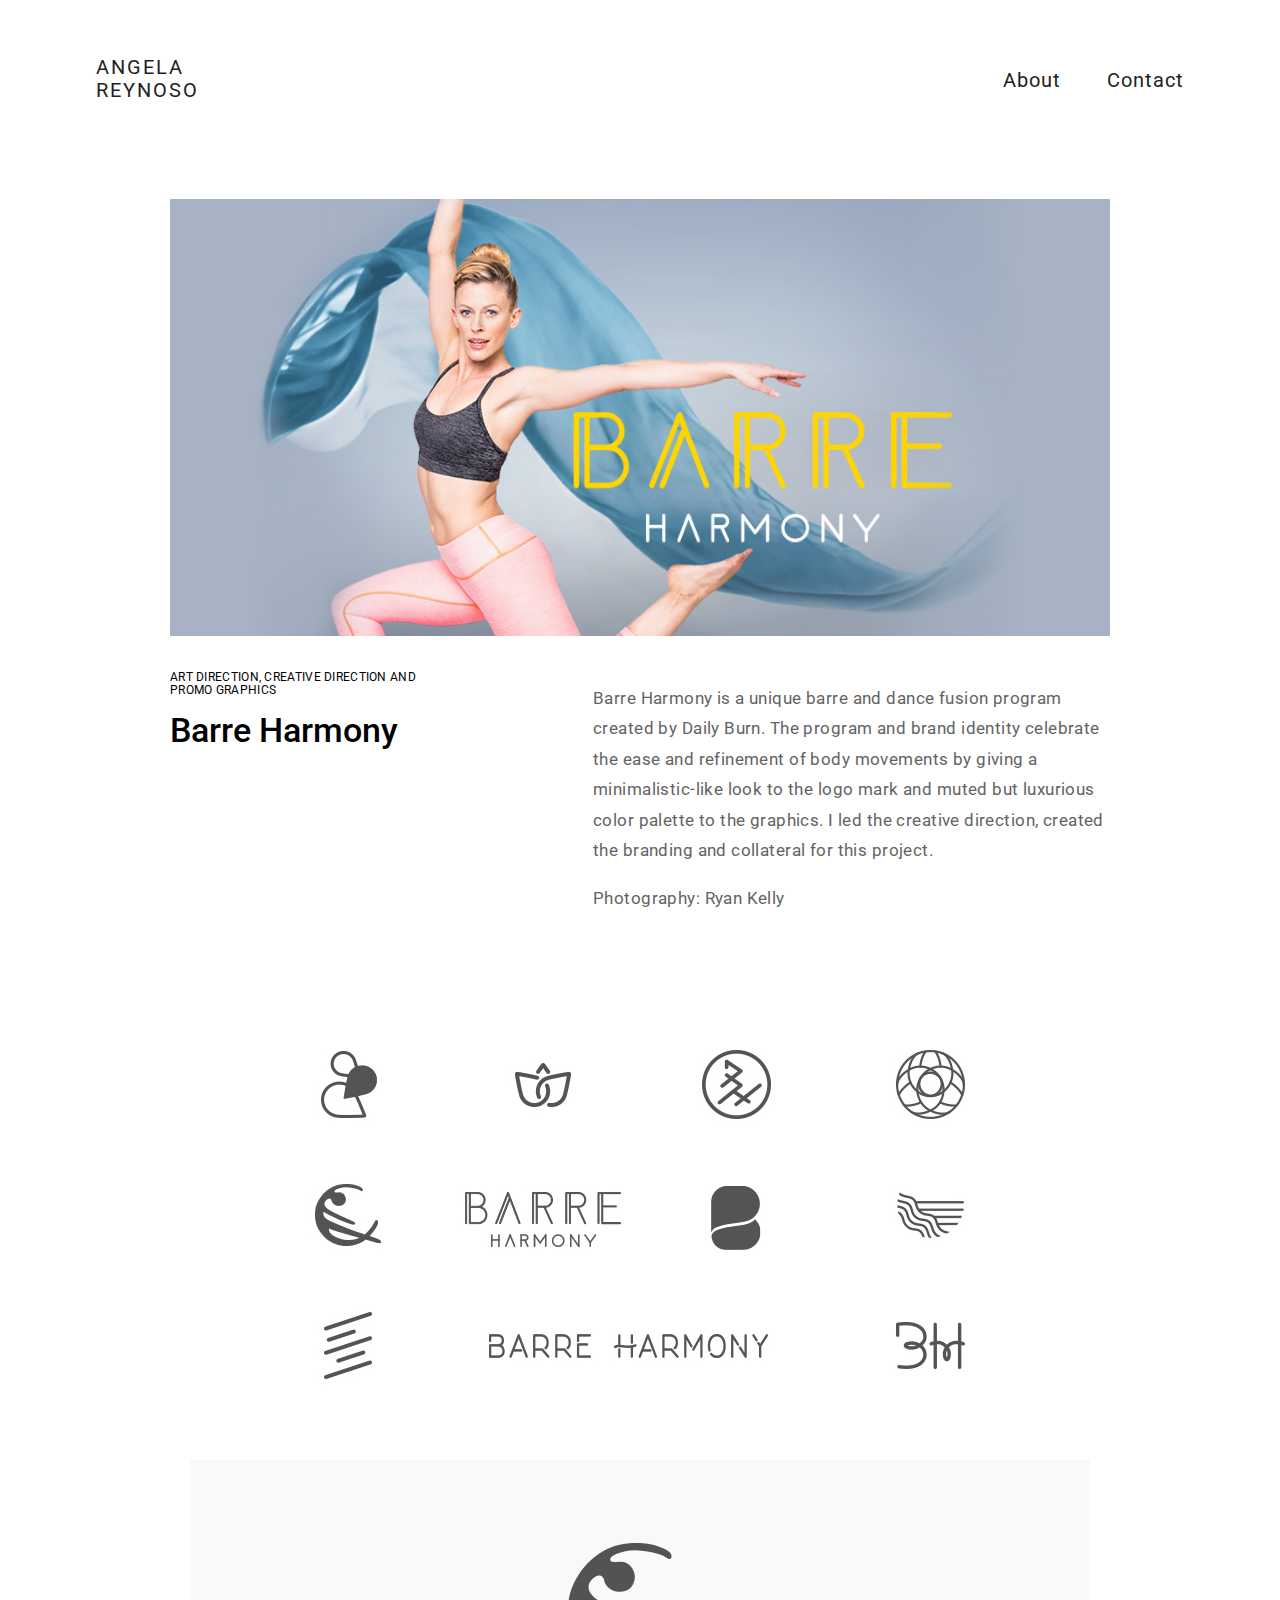
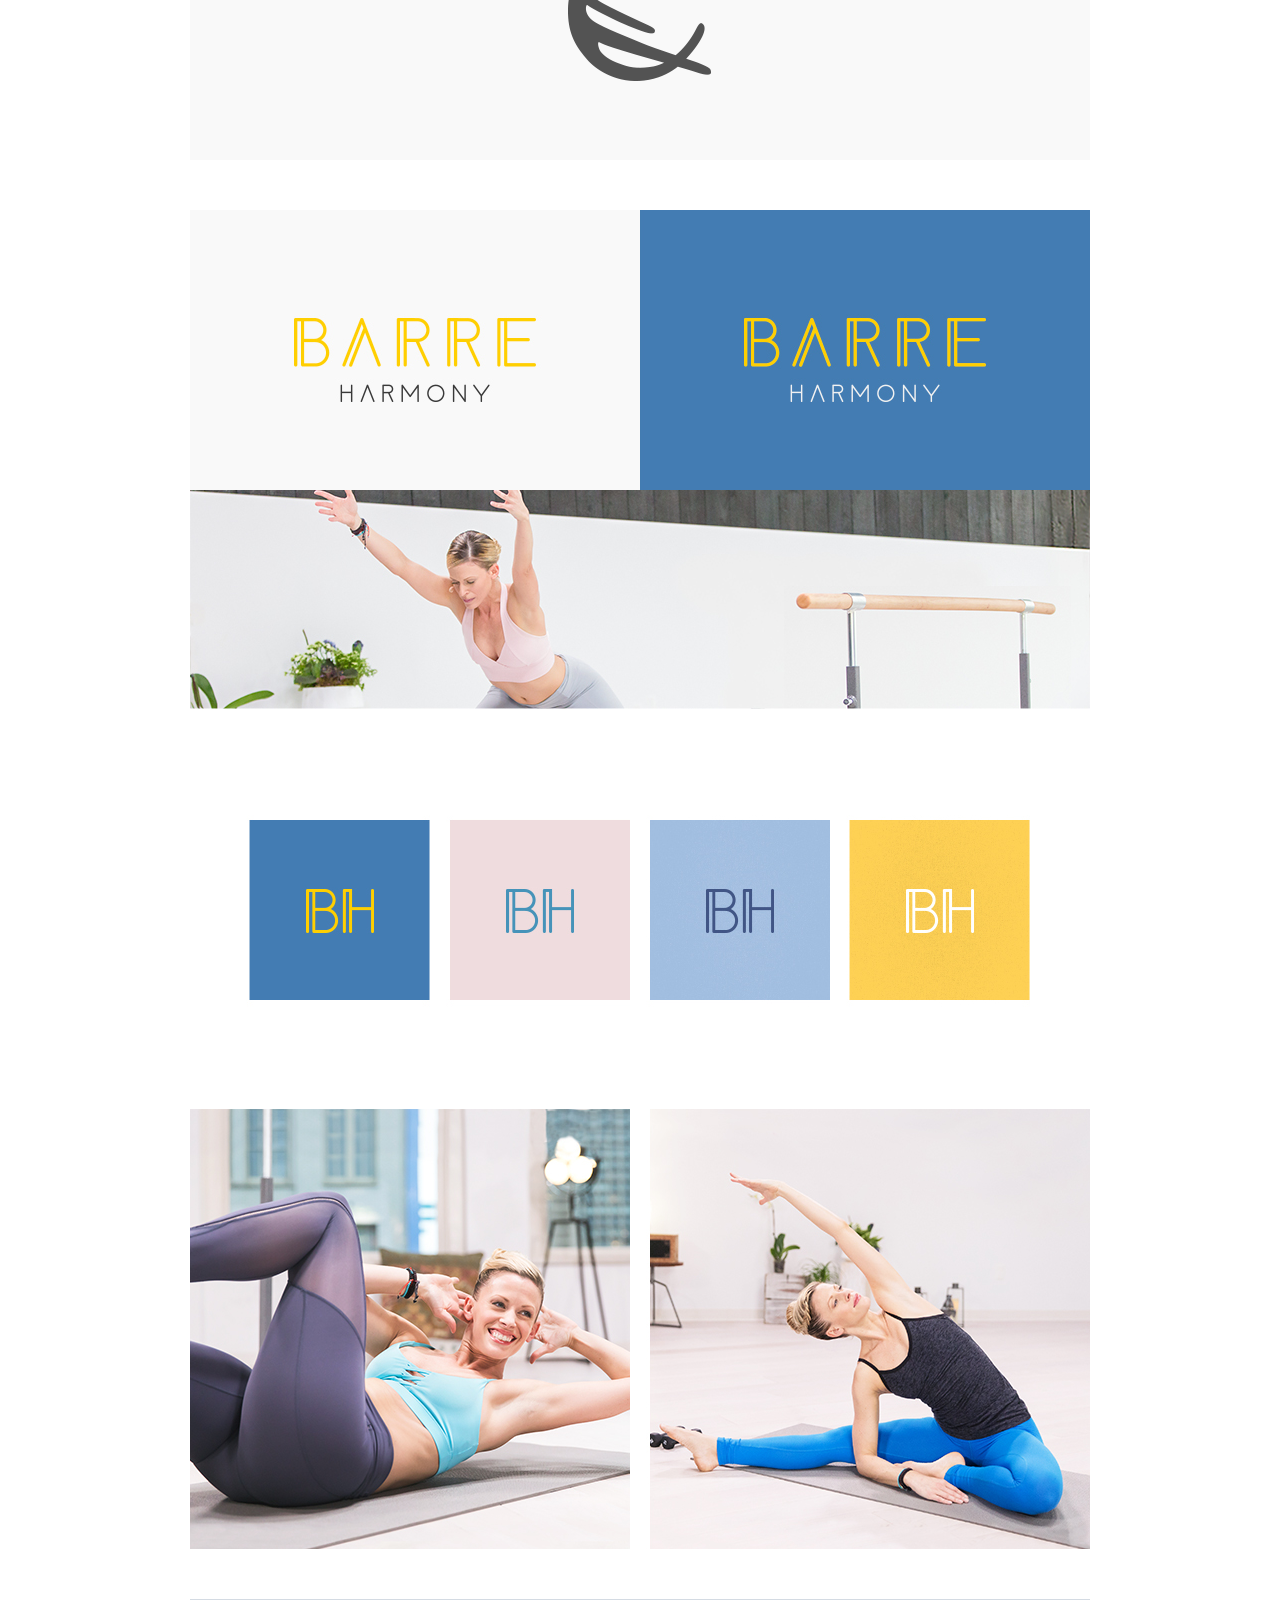
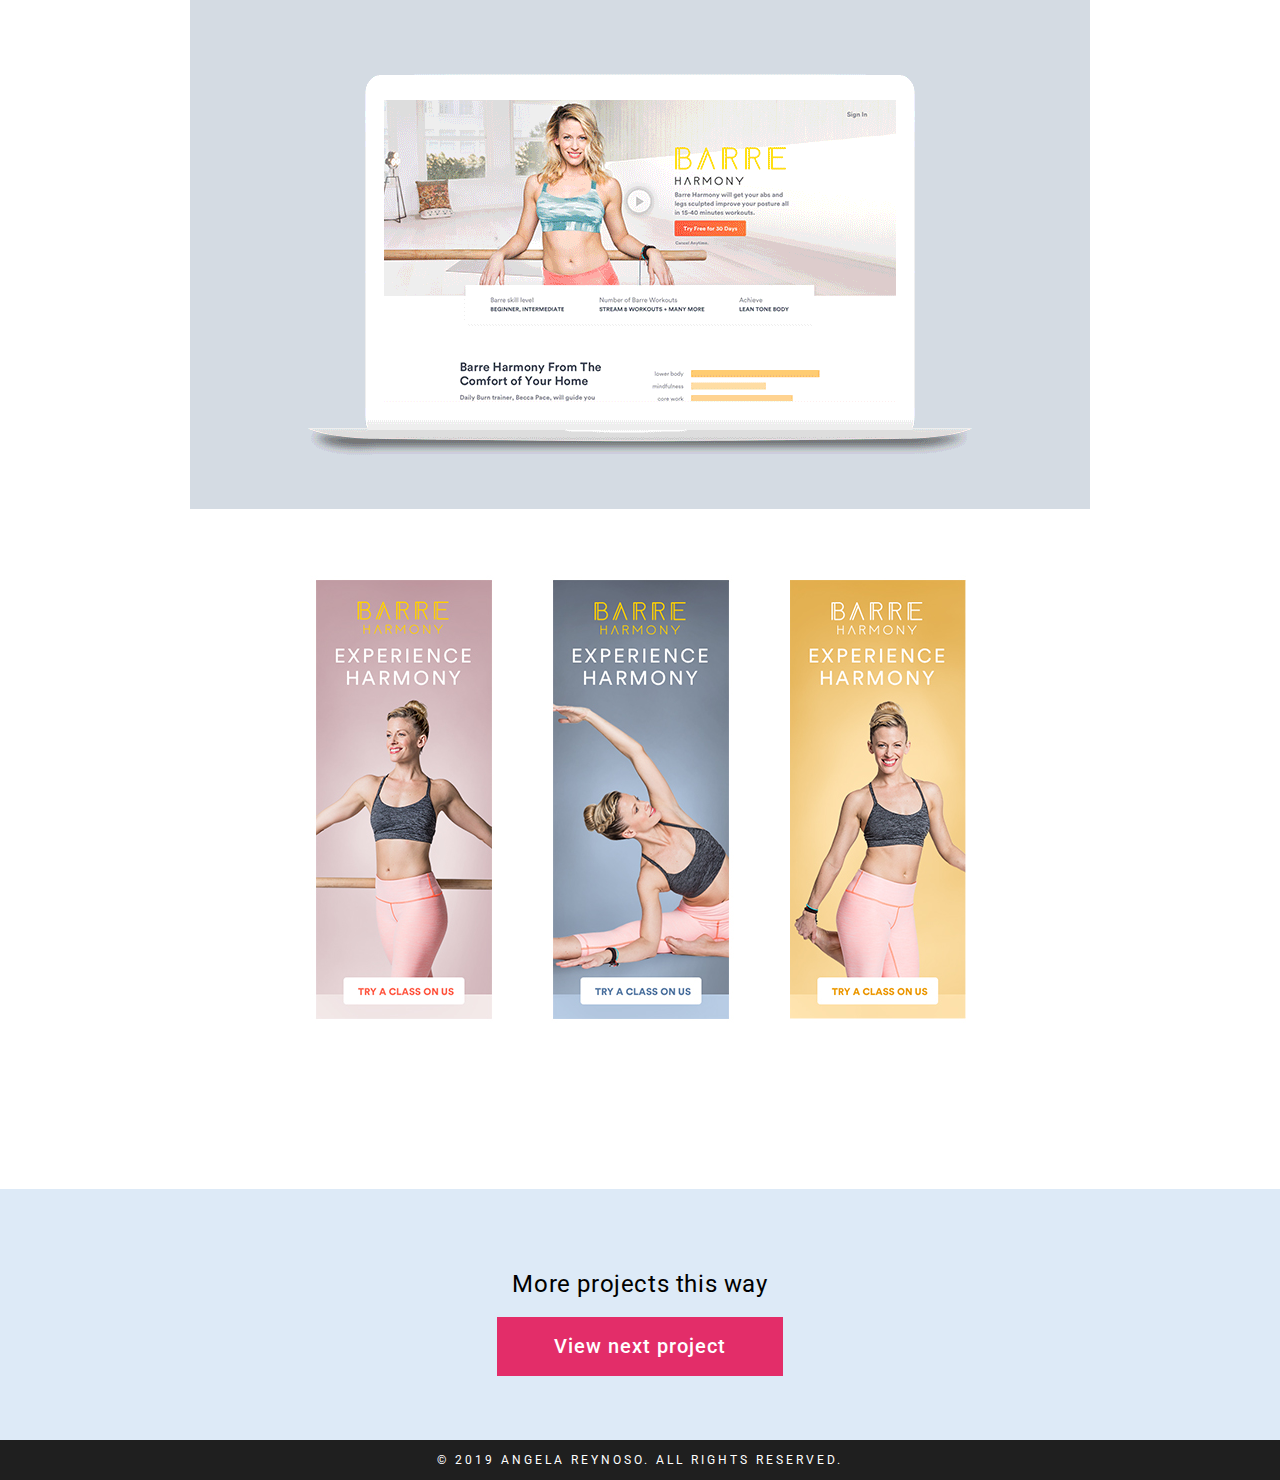
<file: project/barre-harmony/index.html>
<!DOCTYPE html>
<html>
  <head>
    <script async src="https://www.googletagmanager.com/gtag/js?id=UA-121537700-1"></script>
    <script>
      window.dataLayer = window.dataLayer || [];
      function gtag(){dataLayer.push(arguments);}
      gtag('js', new Date());

      gtag('config', 'UA-121537700-1');
    </script>
    <meta http-equiv="Content-Type" content="text/html; charset=utf-8">
    <meta http-equiv="X-UA-Compatible" content="IE=edge,chrome=1">
    <meta name="viewport" content="width=device-width,initial-scale=1">
    <meta name="description" content="Hi! I'm Angela, a Senior Designer based in New York City. Get in touch!">
    <meta name="generator" content="Hugo 0.46" />
    <link rel="apple-touch-icon" sizes="180x180" href="/img/apple-touch-icon.png">
    <link rel="icon" type="image/png" sizes="32x32" href="/img/favicon-32x32.png">
    <link rel="icon" type="image/png" sizes="16x16" href="/img/favicon-16x16.png">
    <link rel="stylesheet" href="https://angelreyt.github.io/css/normalize.css">
    <link rel="stylesheet" href="https://angelreyt.github.io/css/base.css">
    <link rel="stylesheet" href="https://fonts.googleapis.com/css?family=Roboto:400,500,700,900">
    <title>Angela Reynoso</title>
  </head>
  <body>
    <header>
  <nav>
    <a class="site-title" href="https://angelreyt.github.io/">Angela Reynoso</a>
    <div class="nav-right">
      <input type="checkbox" id="drop-hamburger"/>
      <label class="hamburger" for="drop-hamburger">
        <span></span>
        <span></span>
        <span></span>
        <span></span>
      </label>
      <ul id="menu">
        <li class="">
          <a href="/">Work</a>
        </li>
        <li class="">
          <a href="/about/">About</a>
        </li>
        <li class="">
          <a href="/contact/">Contact</a>
        </li>
      </ul>
    </div>
  </nav>
</header>

    <main style="">
    <div class="project">
  <img src="/project/barre-harmony/1_bh_project_hero.jpg" srcset="/project/barre-harmony/1_bh_project_hero.jpg, /project/barre-harmony/1_bh_project_hero@2x.jpg 2x">
  <section class="summary">
    <div class="title-tags">
      <div class="tags">art direction, creative direction and promo graphics</div>
      <h1 class="title">Barre Harmony</h1>
    </div>
    <div class="description"><p>Barre Harmony is a unique barre and dance fusion program created by Daily Burn. The program and brand identity celebrate the ease and refinement of body movements by giving a minimalistic-like look to the logo mark and muted but luxurious color palette to the graphics. I led the creative direction, created the branding and collateral for this project.</p>

<p>Photography: Ryan Kelly</p>
</div>
  </section>
  <img src="/project/barre-harmony/2_bh_project_comps.jpg" srcset="/project/barre-harmony/2_bh_project_comps.jpg, /project/barre-harmony/2_bh_project_comps@2x.jpg 2x">
  <img src="/project/barre-harmony/3_bh_project_comps.gif" srcset="/project/barre-harmony/3_bh_project_comps.gif, /project/barre-harmony/3_bh_project_comps@2x.gif 2x">
  <img src="/project/barre-harmony/4_bh_project_logo.jpg" srcset="/project/barre-harmony/4_bh_project_logo.jpg, /project/barre-harmony/4_bh_project_logo@2x.jpg 2x">
  <img src="/project/barre-harmony/5_bh_project_logo_icon.jpg" srcset="/project/barre-harmony/5_bh_project_logo_icon.jpg, /project/barre-harmony/5_bh_project_logo_icon@2x.jpg 2x">
  <img src="/project/barre-harmony/6_bh_project_images.jpg" srcset="/project/barre-harmony/6_bh_project_images.jpg, /project/barre-harmony/6_bh_project_images@2x.jpg 2x">
  <img src="/project/barre-harmony/7_bh_laptop_lp.gif" srcset="/project/barre-harmony/7_bh_laptop_lp.gif, /project/barre-harmony/7_bh_laptop_lp@2x.gif 2x">
  <img src="/project/barre-harmony/8_bh_project_banner.jpg" srcset="/project/barre-harmony/8_bh_project_banner.jpg, /project/barre-harmony/8_bh_project_banner@2x.jpg 2x">
</div>
<section class="blue cta">
  <p>More projects this way</p>
  <a href="/project/logos/" class="button">View next project</a>
</section>
    </main>
    <footer>&copy; 2019 Angela Reynoso. All rights reserved.</footer>

  </body>
</html>
</file>
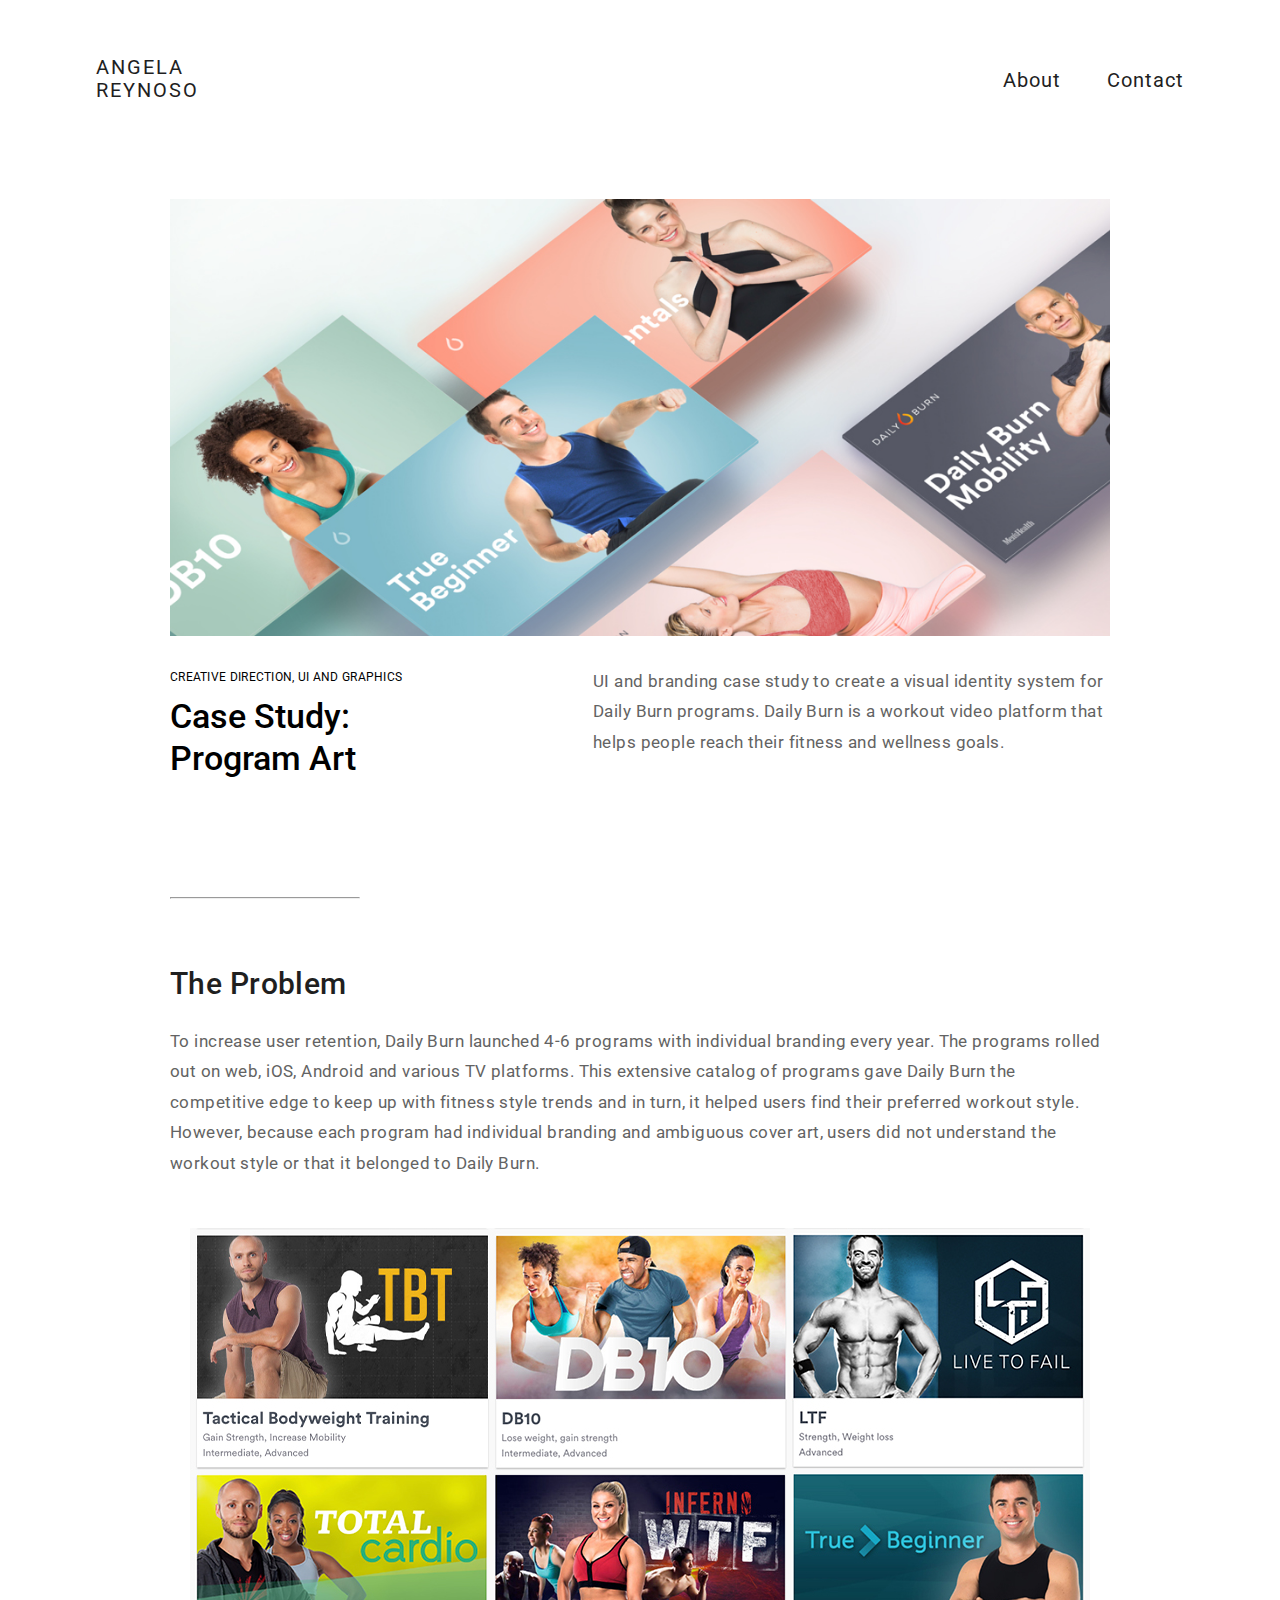
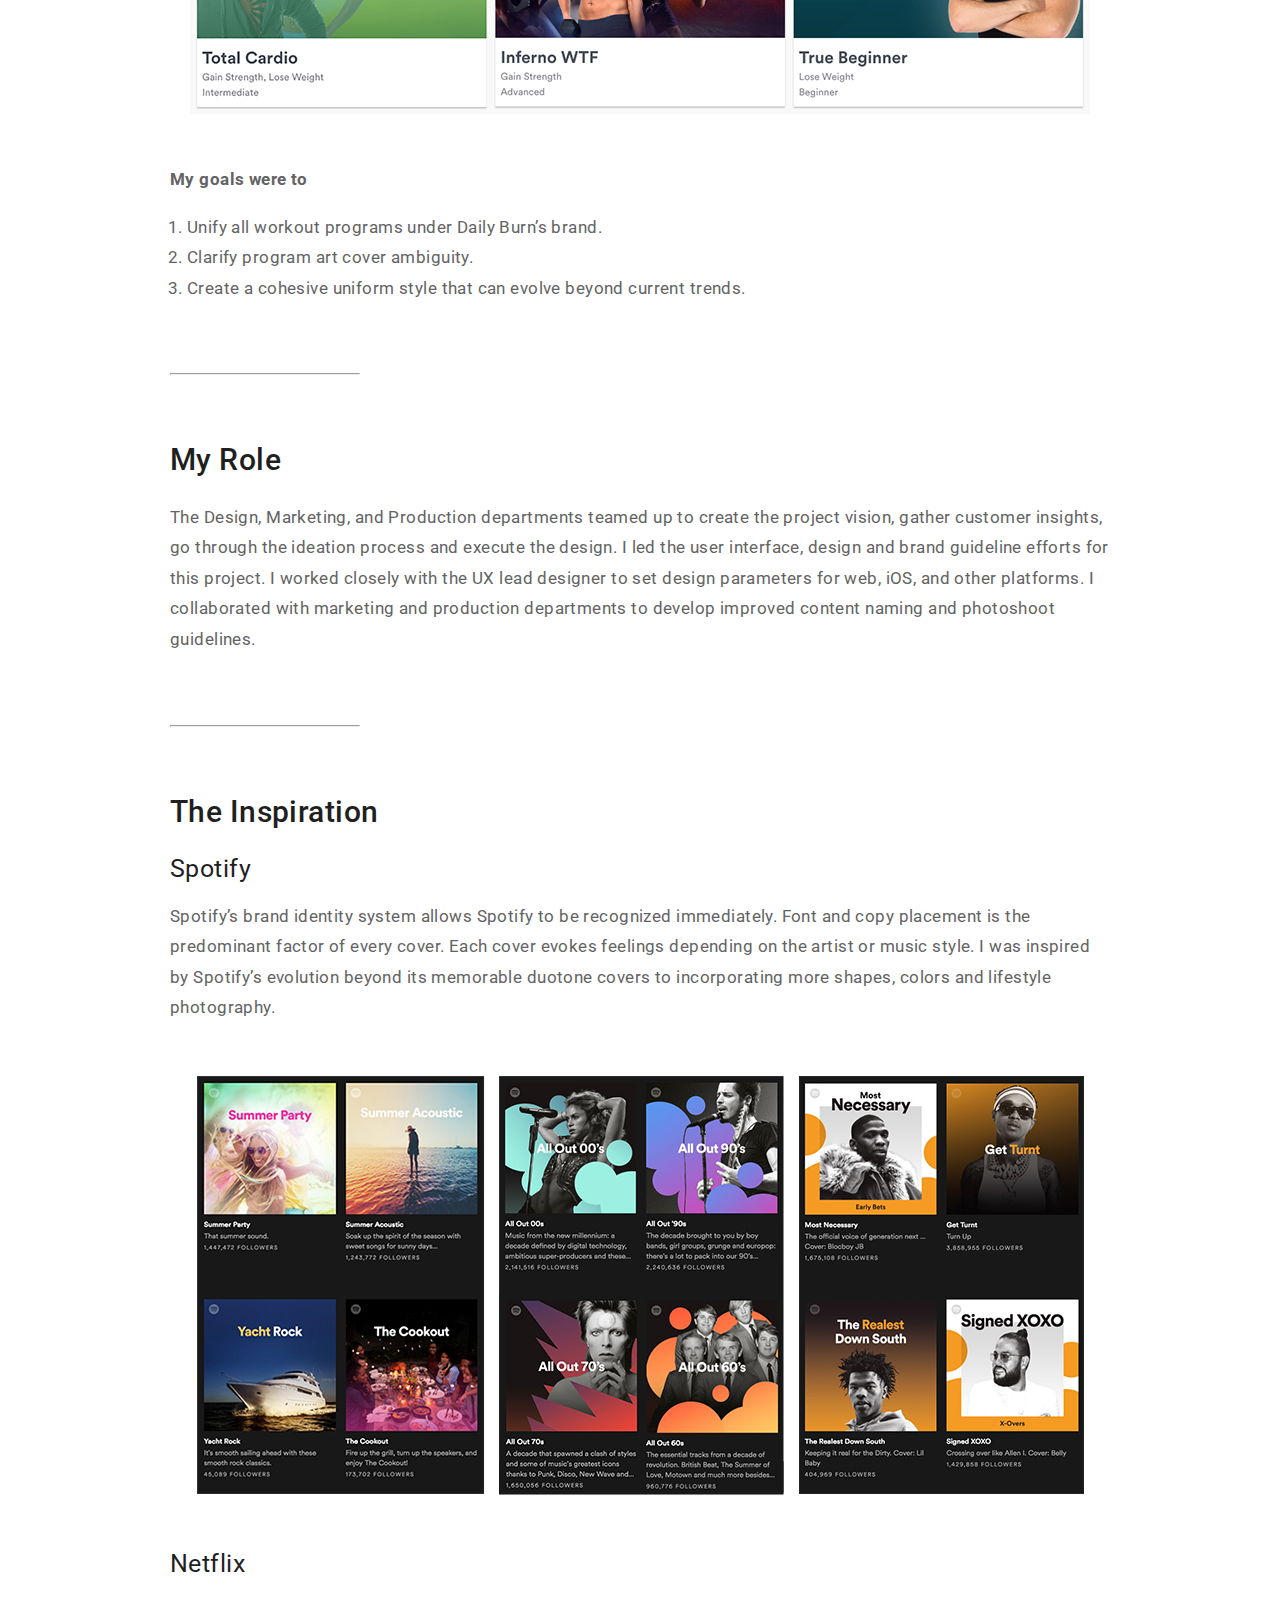
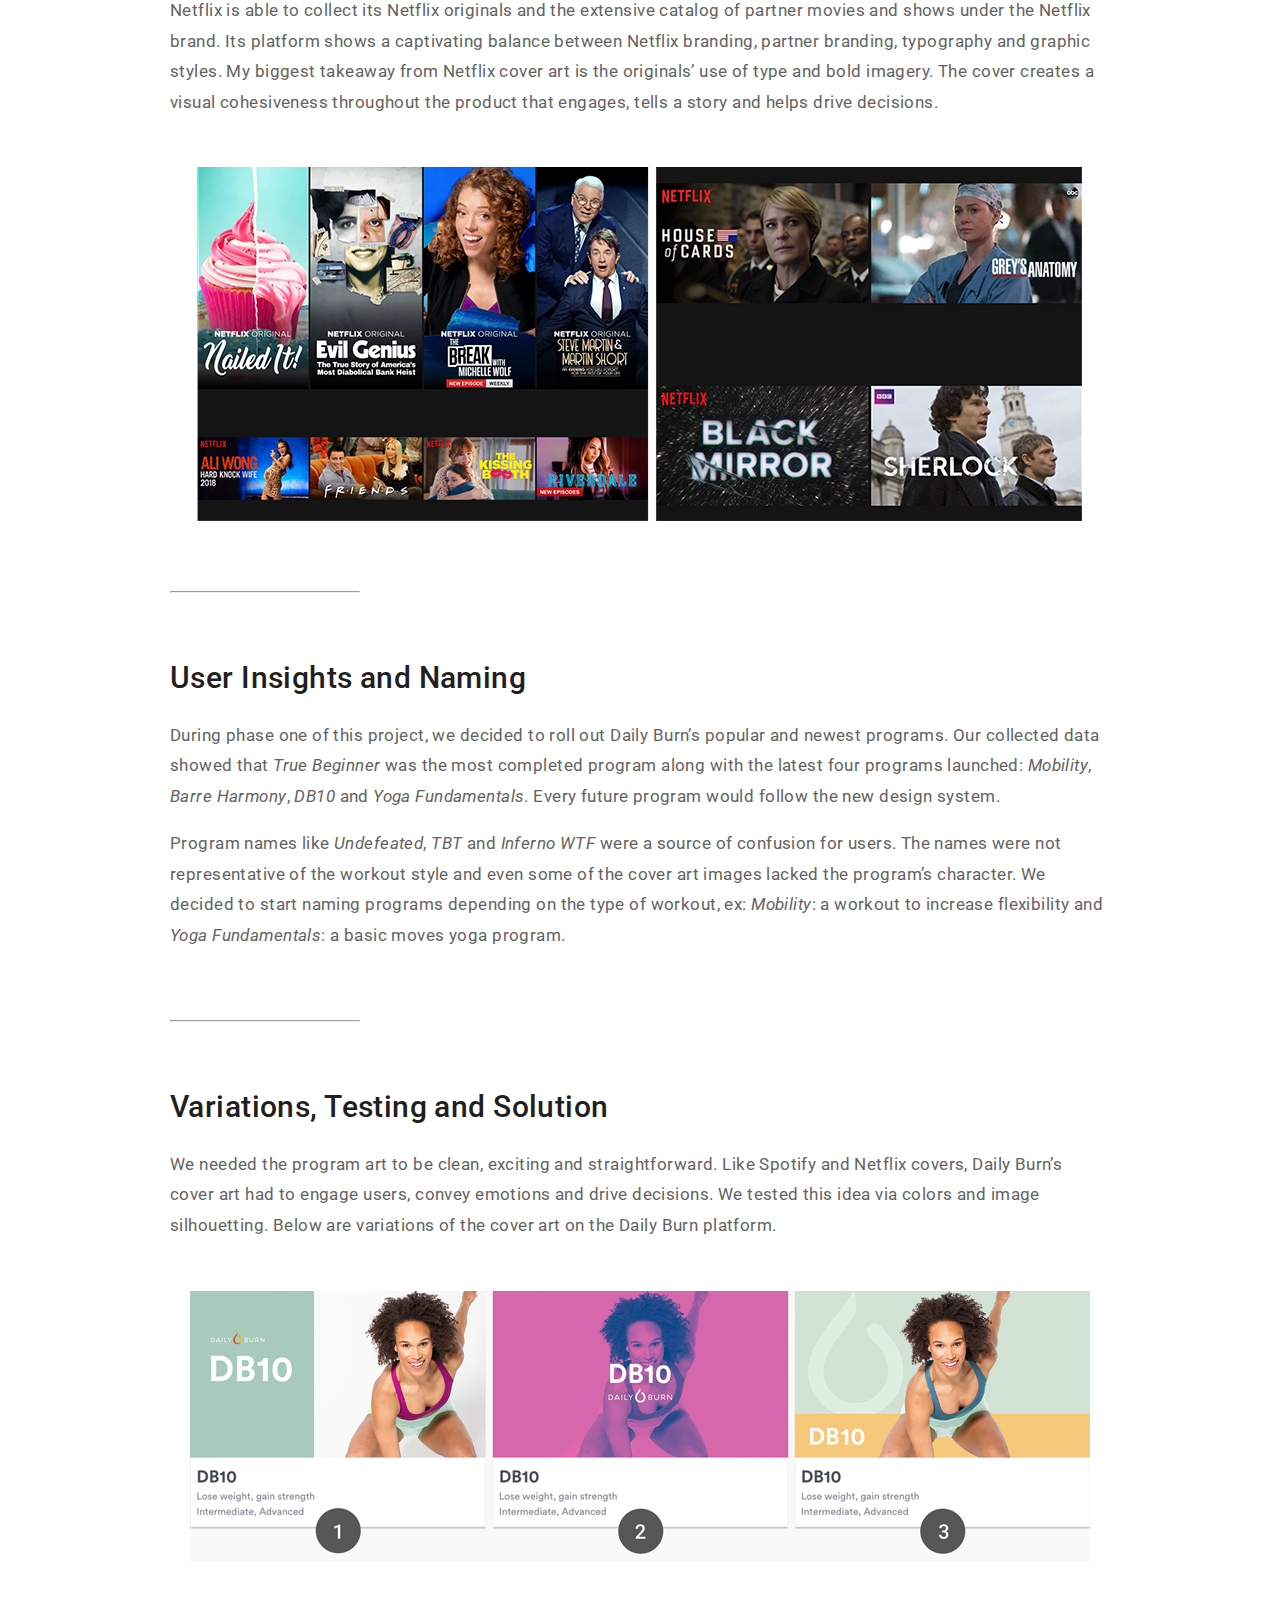
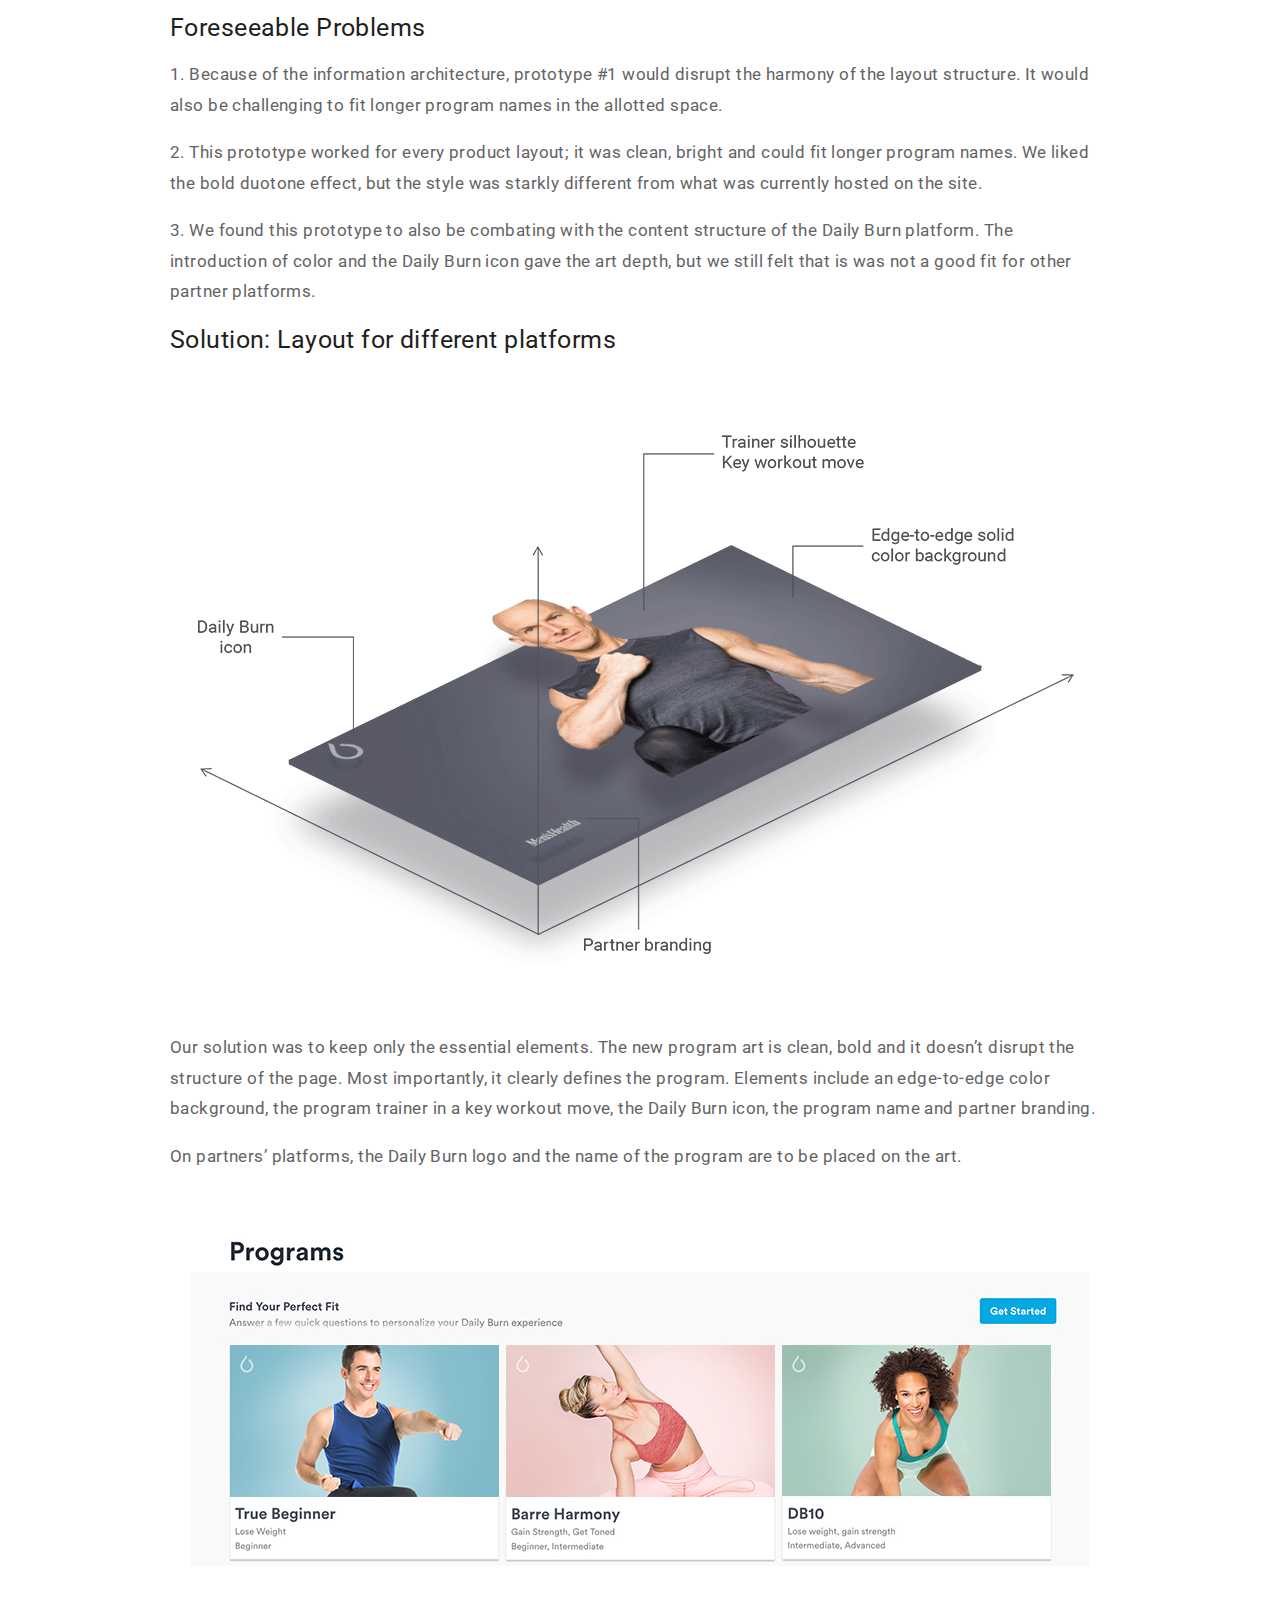
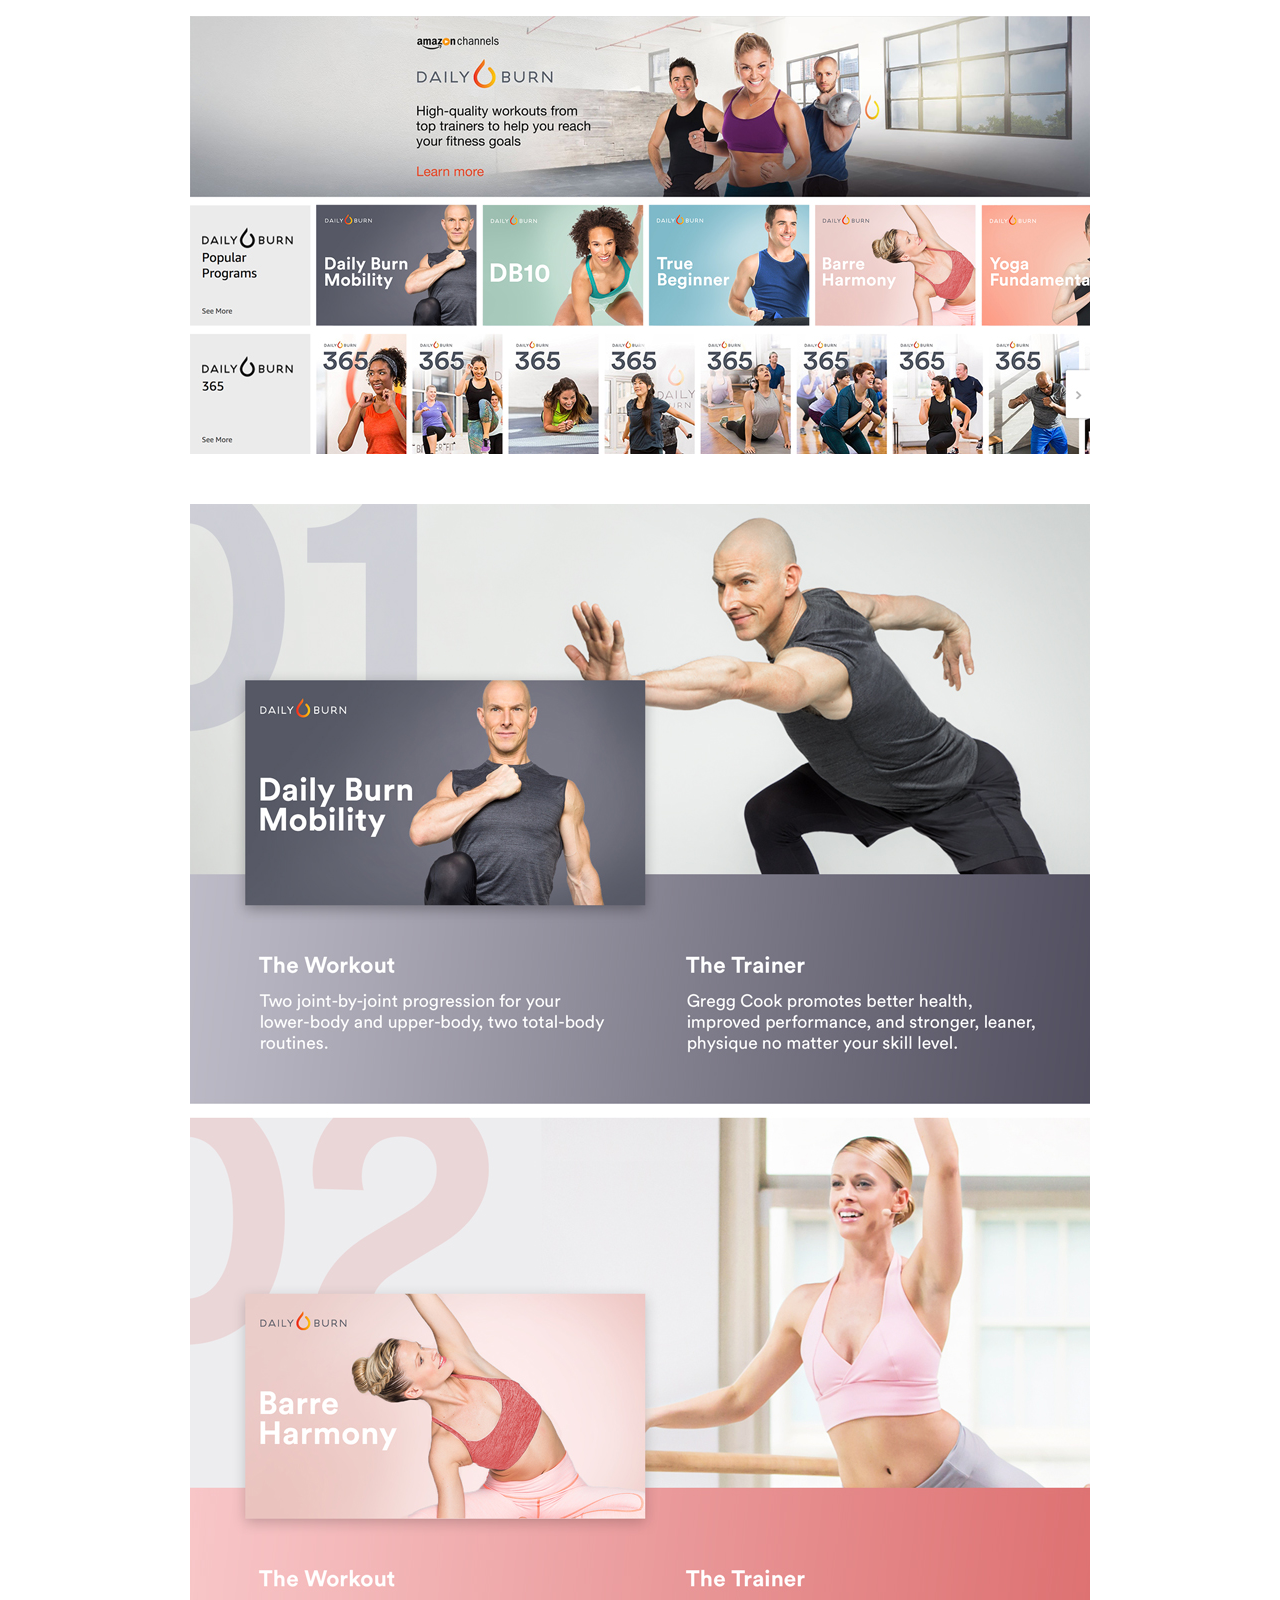
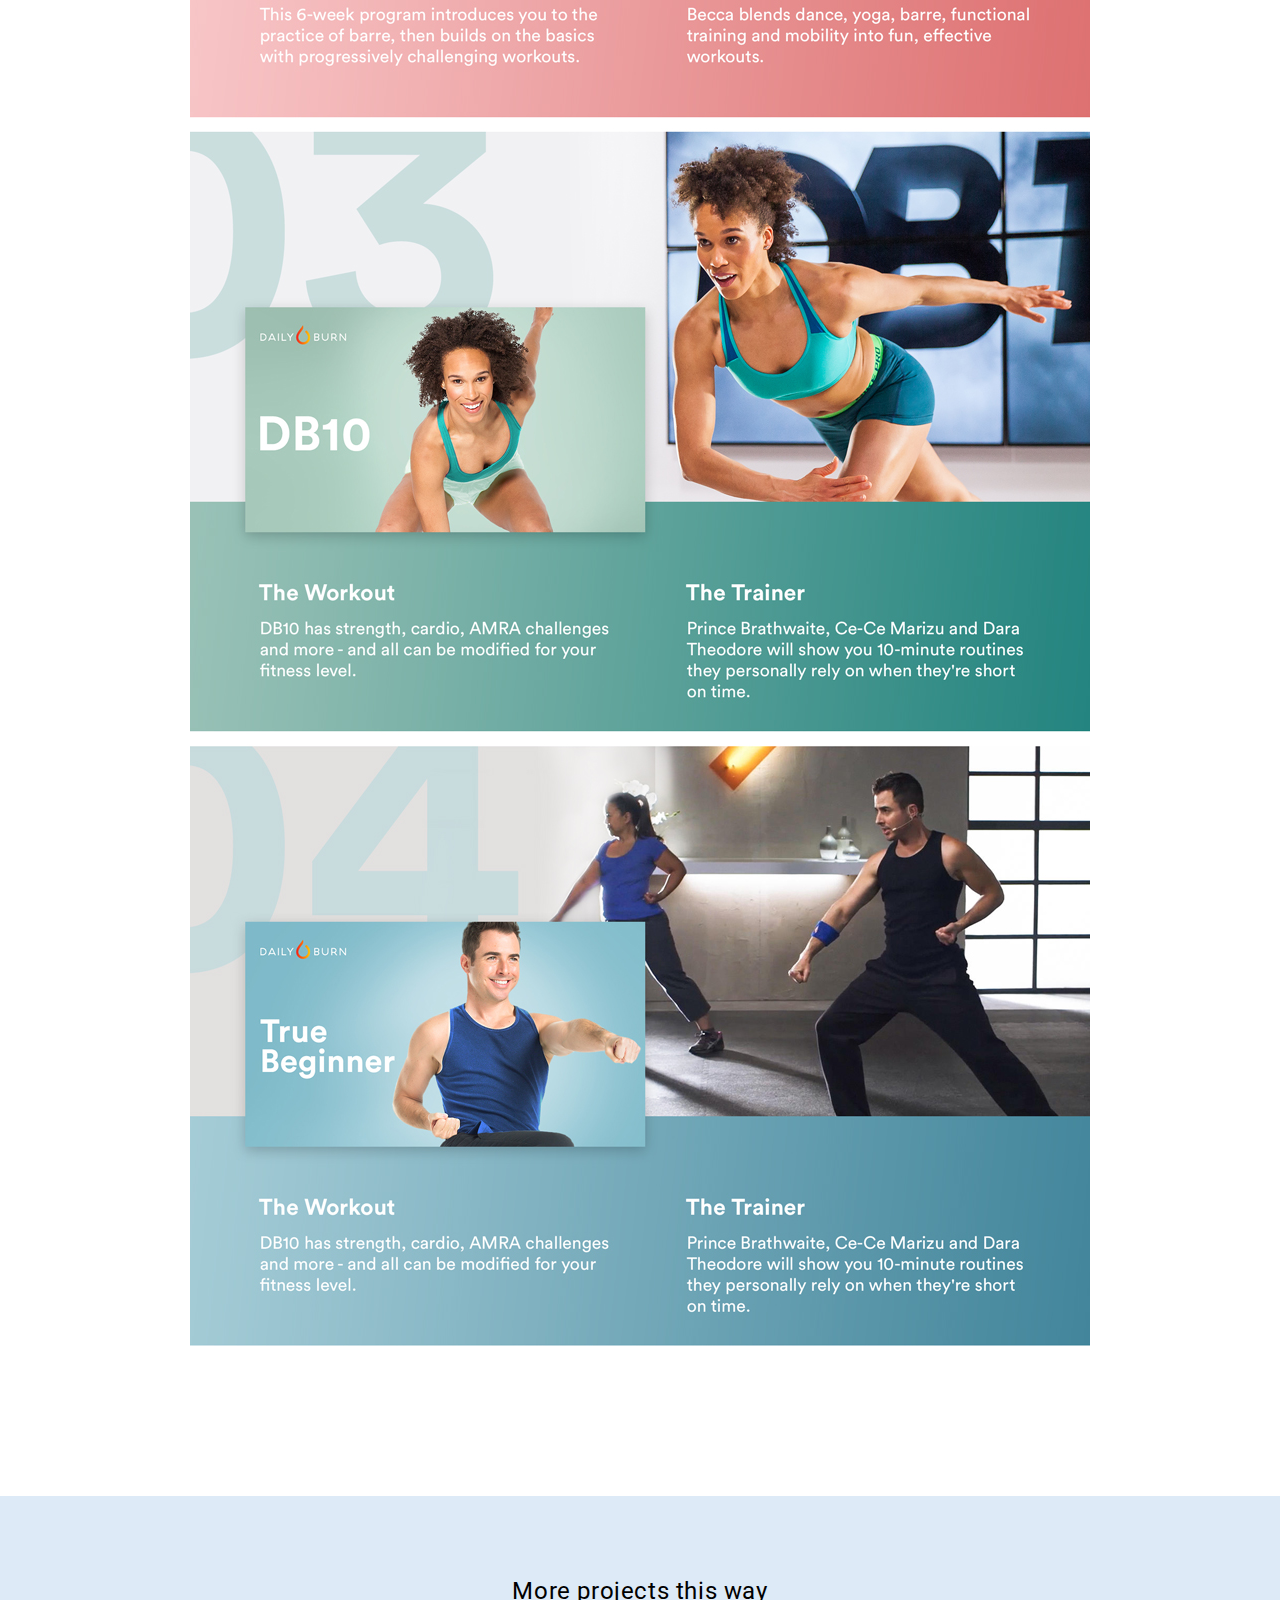
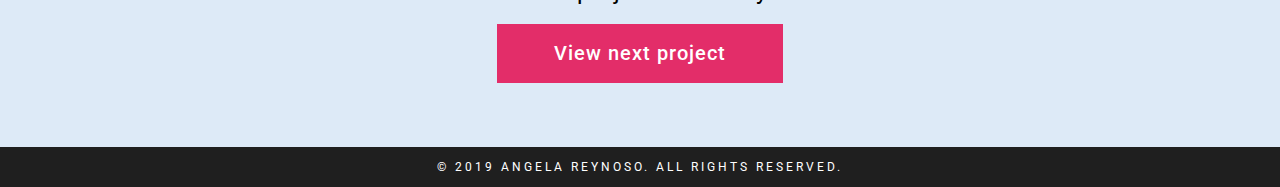
<file: project/case-study-program-art/index.html>
<!DOCTYPE html>
<html>
  <head>
    <script async src="https://www.googletagmanager.com/gtag/js?id=UA-121537700-1"></script>
    <script>
      window.dataLayer = window.dataLayer || [];
      function gtag(){dataLayer.push(arguments);}
      gtag('js', new Date());

      gtag('config', 'UA-121537700-1');
    </script>
    <meta http-equiv="Content-Type" content="text/html; charset=utf-8">
    <meta http-equiv="X-UA-Compatible" content="IE=edge,chrome=1">
    <meta name="viewport" content="width=device-width,initial-scale=1">
    <meta name="description" content="Hi! I'm Angela, a Senior Designer based in New York City. Get in touch!">
    <meta name="generator" content="Hugo 0.46" />
    <link rel="apple-touch-icon" sizes="180x180" href="/img/apple-touch-icon.png">
    <link rel="icon" type="image/png" sizes="32x32" href="/img/favicon-32x32.png">
    <link rel="icon" type="image/png" sizes="16x16" href="/img/favicon-16x16.png">
    <link rel="stylesheet" href="https://angelreyt.github.io/css/normalize.css">
    <link rel="stylesheet" href="https://angelreyt.github.io/css/base.css">
    <link rel="stylesheet" href="https://fonts.googleapis.com/css?family=Roboto:400,500,700,900">
    <title>Angela Reynoso</title>
  </head>
  <body>
    <header>
  <nav>
    <a class="site-title" href="https://angelreyt.github.io/">Angela Reynoso</a>
    <div class="nav-right">
      <input type="checkbox" id="drop-hamburger"/>
      <label class="hamburger" for="drop-hamburger">
        <span></span>
        <span></span>
        <span></span>
        <span></span>
      </label>
      <ul id="menu">
        <li class="">
          <a href="/">Work</a>
        </li>
        <li class="">
          <a href="/about/">About</a>
        </li>
        <li class="">
          <a href="/contact/">Contact</a>
        </li>
      </ul>
    </div>
  </nav>
</header>

    <main style="">
    <div class="project">
  <img src="/project/case-study-program-art/01_cs_project_hero.jpg" srcset="/project/case-study-program-art/01_cs_project_hero.jpg, /project/case-study-program-art/01_cs_project_hero@2x.jpg 2x">
  <section class="summary">
    <div class="title-tags">
      <div class="tags">creative direction, ui and graphics</div>
      <h1 class="title">Case Study: Program Art</h1>
    </div>
    <div class="description">UI and branding case study to create a visual identity system for Daily Burn programs. Daily Burn is a workout video platform that helps people reach their fitness and wellness goals.</div>
  </section>
  <section class="content">

<hr />

<h2 id="the-problem">The Problem</h2>

<p>To increase user retention, Daily Burn launched 4-6 programs with individual branding every year. The programs rolled out on web, iOS, Android and various TV platforms. This extensive catalog of programs gave Daily Burn the competitive edge to keep up with fitness style trends and in turn, it helped users find their preferred workout style. However, because each program had individual branding and ambiguous cover art, users did not understand the workout style or that it belonged to Daily Burn.</p>


<img src="/img/case-study-program-art/02_cs_old_look.jpg" srcset="/img/case-study-program-art/02_cs_old_look.jpg, /img/case-study-program-art/02_cs_old_look@2x.jpg 2x" >


<p><strong>My goals were to</strong></p>

<ol>
<li>Unify all workout programs under Daily Burn&rsquo;s brand.</li>
<li>Clarify program art cover ambiguity.</li>
<li>Create a cohesive uniform style that can evolve beyond current trends.</li>
</ol>

<hr />

<h2 id="my-role">My Role</h2>

<p>The Design, Marketing, and Production departments teamed up to create the project vision, gather customer insights, go through the ideation process and execute the design. I led the user interface, design and brand guideline efforts for this project. I worked closely with the UX lead designer to set design parameters for web, iOS, and other platforms. I collaborated with marketing and production departments to develop improved content naming and photoshoot guidelines.</p>

<hr />

<h2 id="the-inspiration">The Inspiration</h2>

<h3 id="spotify">Spotify</h3>

<p>Spotify’s brand identity system allows Spotify to be recognized immediately. Font and copy placement is the predominant factor of every cover. Each cover evokes feelings depending on the artist or music style. I was inspired by Spotify&rsquo;s evolution beyond its memorable duotone covers to incorporating more shapes, colors and lifestyle photography.</p>


<img src="/img/case-study-program-art/03_cs_spotify.jpg" srcset="/img/case-study-program-art/03_cs_spotify.jpg, /img/case-study-program-art/03_cs_spotify@2x.jpg 2x" >


<h3 id="netflix">Netflix</h3>

<p>Netflix is able to collect its Netflix originals and the extensive catalog of partner movies and shows under the Netflix brand. Its platform shows a captivating balance between Netflix branding, partner branding, typography and graphic styles. My biggest takeaway from Netflix cover art is the originals&rsquo; use of type and bold imagery. The cover creates a visual cohesiveness throughout the product that engages, tells a story and helps drive decisions.</p>


<img src="/img/case-study-program-art/04_cs_netflix.jpg" srcset="/img/case-study-program-art/04_cs_netflix.jpg, /img/case-study-program-art/04_cs_netflix@2x.jpg 2x" >


<hr />

<h2 id="user-insights-and-naming">User Insights and Naming</h2>

<p>During phase one of this project, we decided to roll out Daily Burn&rsquo;s popular and newest programs. Our collected data showed that <em>True Beginner</em> was the most completed program along with the latest four programs launched: <em>Mobility</em>, <em>Barre Harmony</em>, <em>DB10</em> and <em>Yoga Fundamentals</em>. Every future program would follow the new design system.</p>

<p>Program names like <em>Undefeated</em>, <em>TBT</em> and <em>Inferno WTF</em> were a source of confusion for users. The names were not representative of the workout style and even some of the cover art images lacked the program&rsquo;s character. We decided to start naming programs depending on the type of workout, ex: <em>Mobility</em>: a workout to increase flexibility and <em>Yoga Fundamentals</em>: a basic moves yoga program.</p>

<hr />

<h2 id="variations-testing-and-solution">Variations, Testing and Solution</h2>

<p>We needed the program art to be clean, exciting and straightforward. Like Spotify and Netflix covers, Daily Burn&rsquo;s cover art had to engage users, convey emotions and drive decisions. We tested this idea via colors and image silhouetting. Below are variations of the cover art on the Daily Burn platform.</p>


<img src="/img/case-study-program-art/05_cs_art_test.jpg" srcset="/img/case-study-program-art/05_cs_art_test.jpg, /img/case-study-program-art/05_cs_art_test@2x.jpg 2x" >


<h3 id="foreseeable-problems">Foreseeable Problems</h3>

<p>1. Because of the information architecture, prototype #1 would disrupt the harmony of the layout structure. It would also be challenging to fit longer program names in the allotted space.</p>

<p>2. This prototype worked for every product layout; it was clean, bright and could fit longer program names. We liked the bold duotone effect, but the style was starkly different from what was currently hosted on the site.</p>

<p>3. We found this prototype to also be combating with the content structure of the Daily Burn platform. The introduction of color and the Daily Burn icon gave the art depth, but we still felt that is was not a good fit for other partner platforms.</p>

<h3 id="solution-layout-for-different-platforms">Solution: Layout for different platforms</h3>


<img src="/img/case-study-program-art/06_cs_animation.gif" srcset="/img/case-study-program-art/06_cs_animation.gif, /img/case-study-program-art/06_cs_animation@2x.gif 2x" >


<p>Our solution was to keep only the essential elements. The new program art is clean, bold and it doesn&rsquo;t disrupt the structure of the page. Most importantly, it clearly defines the program. Elements include an edge-to-edge color background, the program trainer in a key workout move, the Daily Burn icon, the program name and partner branding.</p>

<p>On partners&rsquo; platforms, the Daily Burn logo and the name of the program are to be placed on the art.</p>

<p>
<img src="/img/case-study-program-art/07_cs_program_final.jpg" srcset="/img/case-study-program-art/07_cs_program_final.jpg, /img/case-study-program-art/07_cs_program_final@2x.jpg 2x" >


<img src="/img/case-study-program-art/08_cs_amazon.jpg" srcset="/img/case-study-program-art/08_cs_amazon.jpg, /img/case-study-program-art/08_cs_amazon@2x.jpg 2x" >


<img src="/img/case-study-program-art/09_cs_program_cards.jpg" srcset="/img/case-study-program-art/09_cs_program_cards.jpg, /img/case-study-program-art/09_cs_program_cards@2x.jpg 2x" >
</p>

  </section>
</div>
<section class="blue cta">
  <p>More projects this way</p>
  <a href="/project/daily-burn--daily-burn-365/" class="button">View next project</a>
</section>
    </main>
    <footer>&copy; 2019 Angela Reynoso. All rights reserved.</footer>

  </body>
</html>
</file>
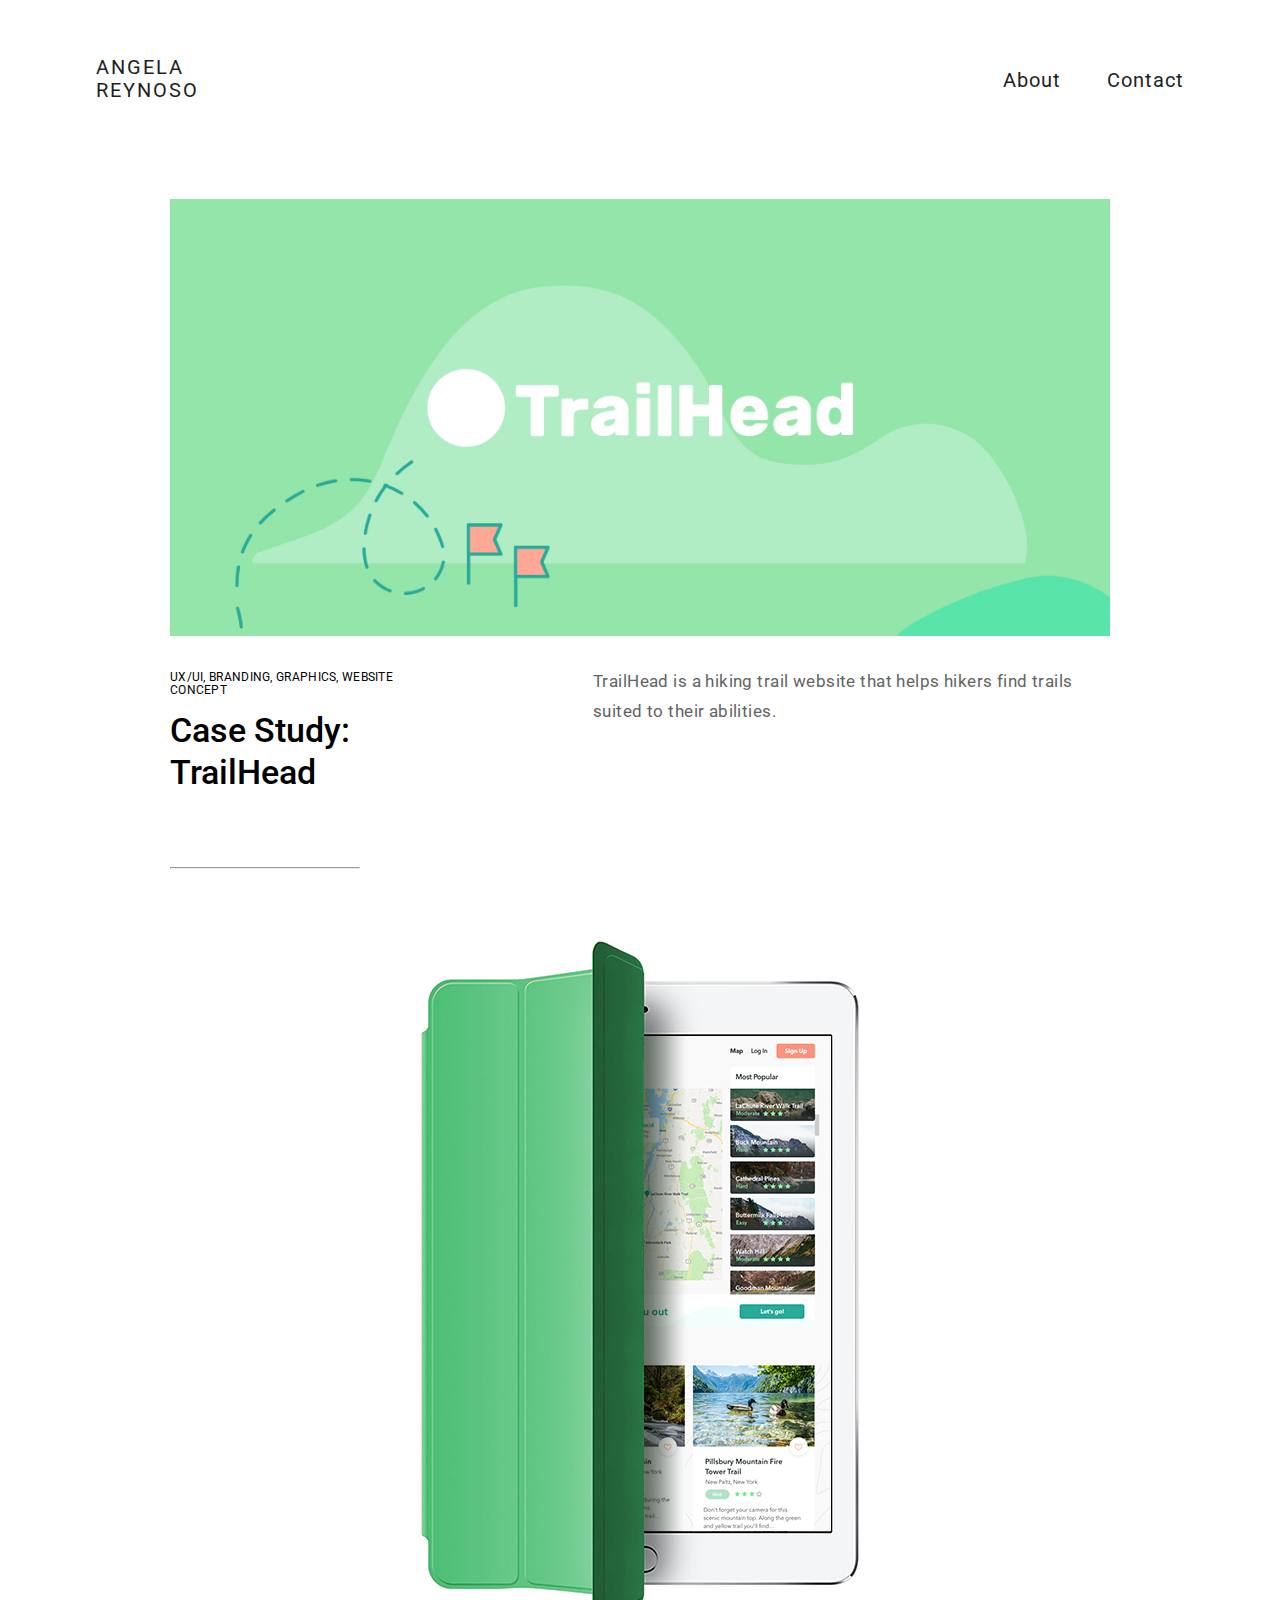
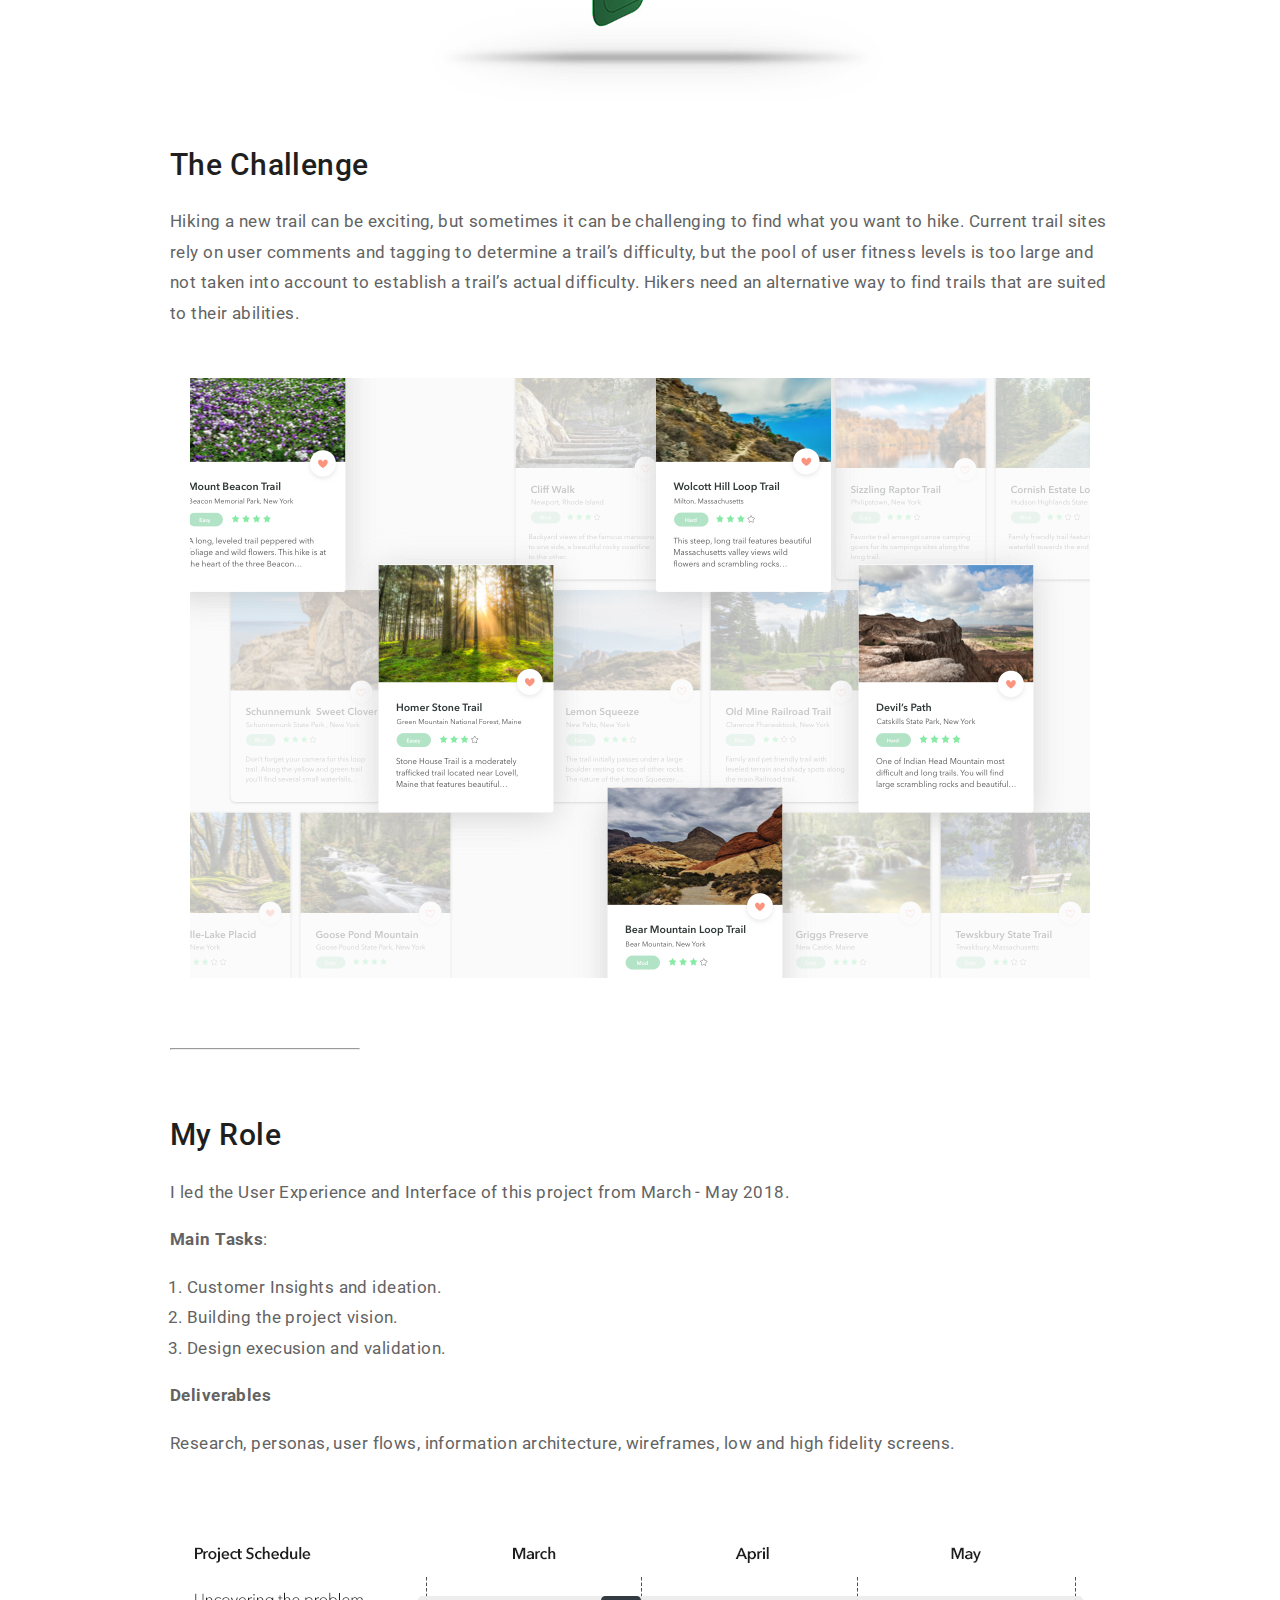
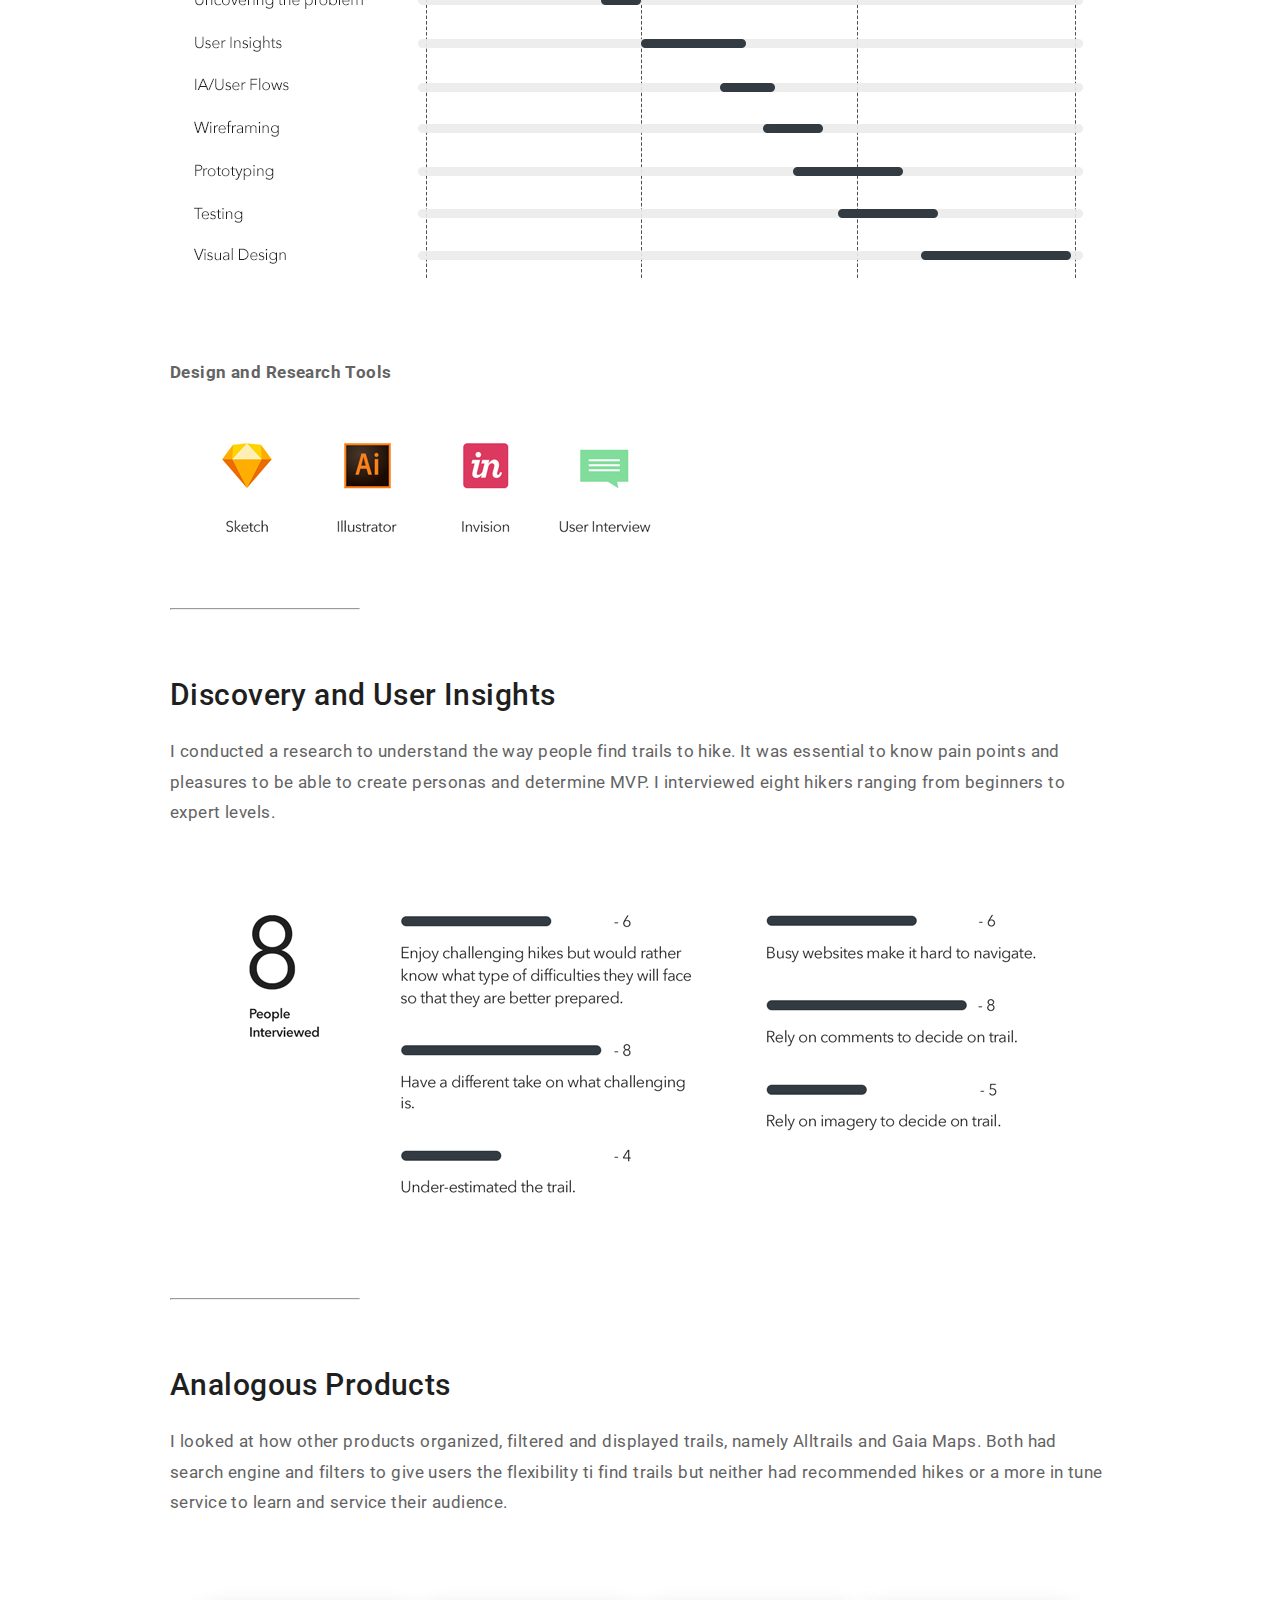
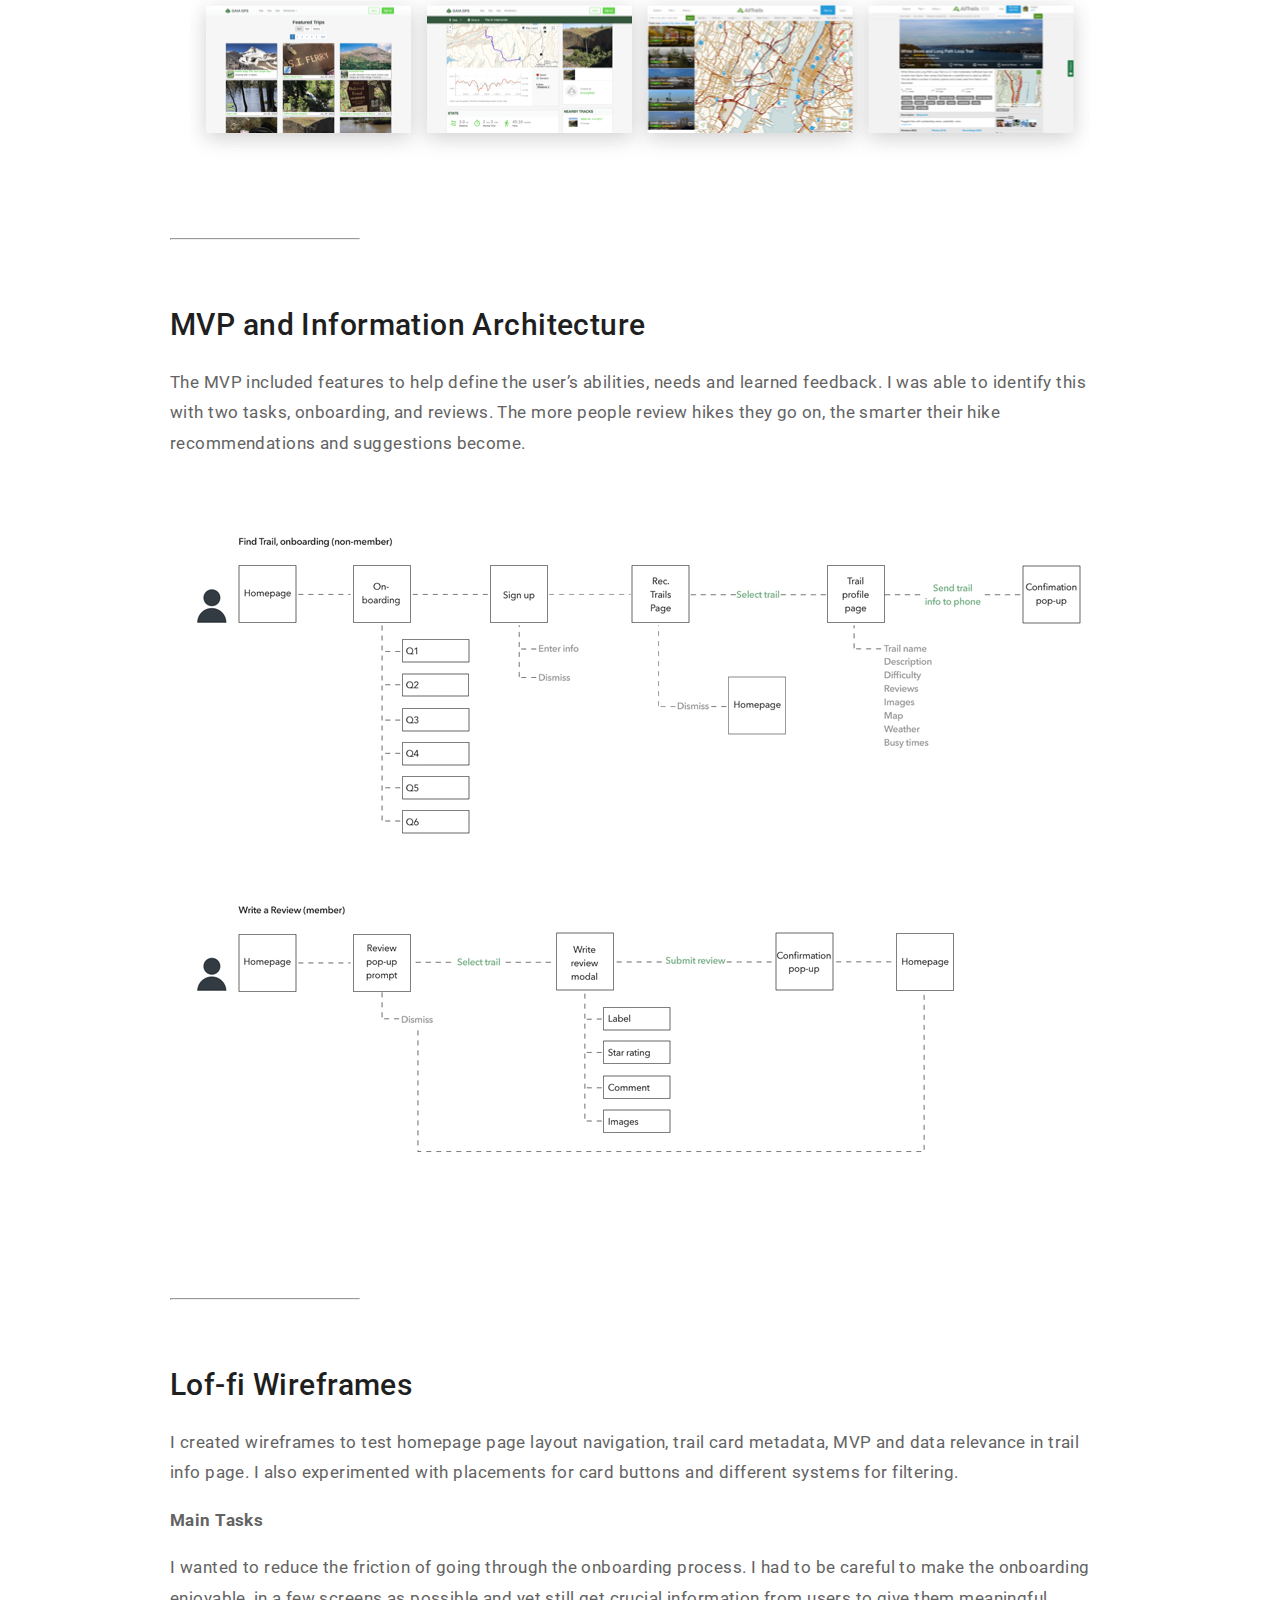
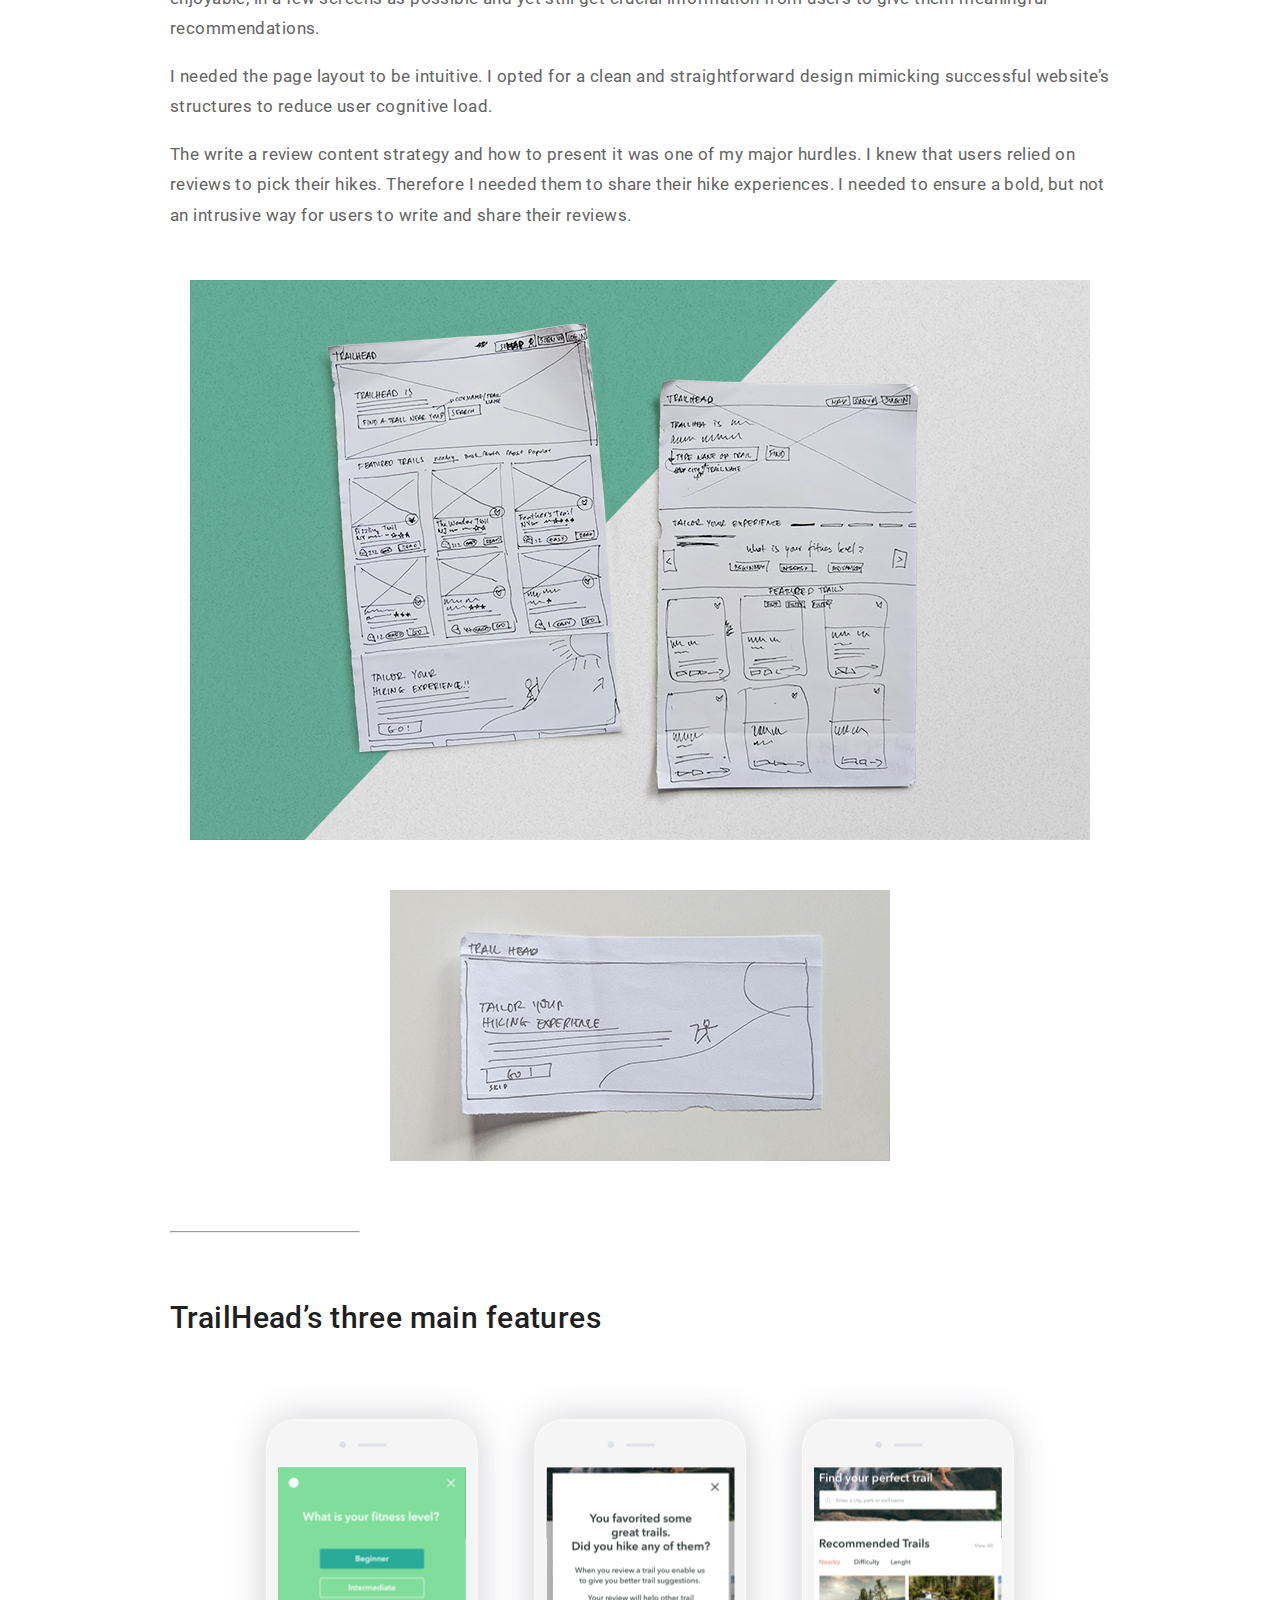
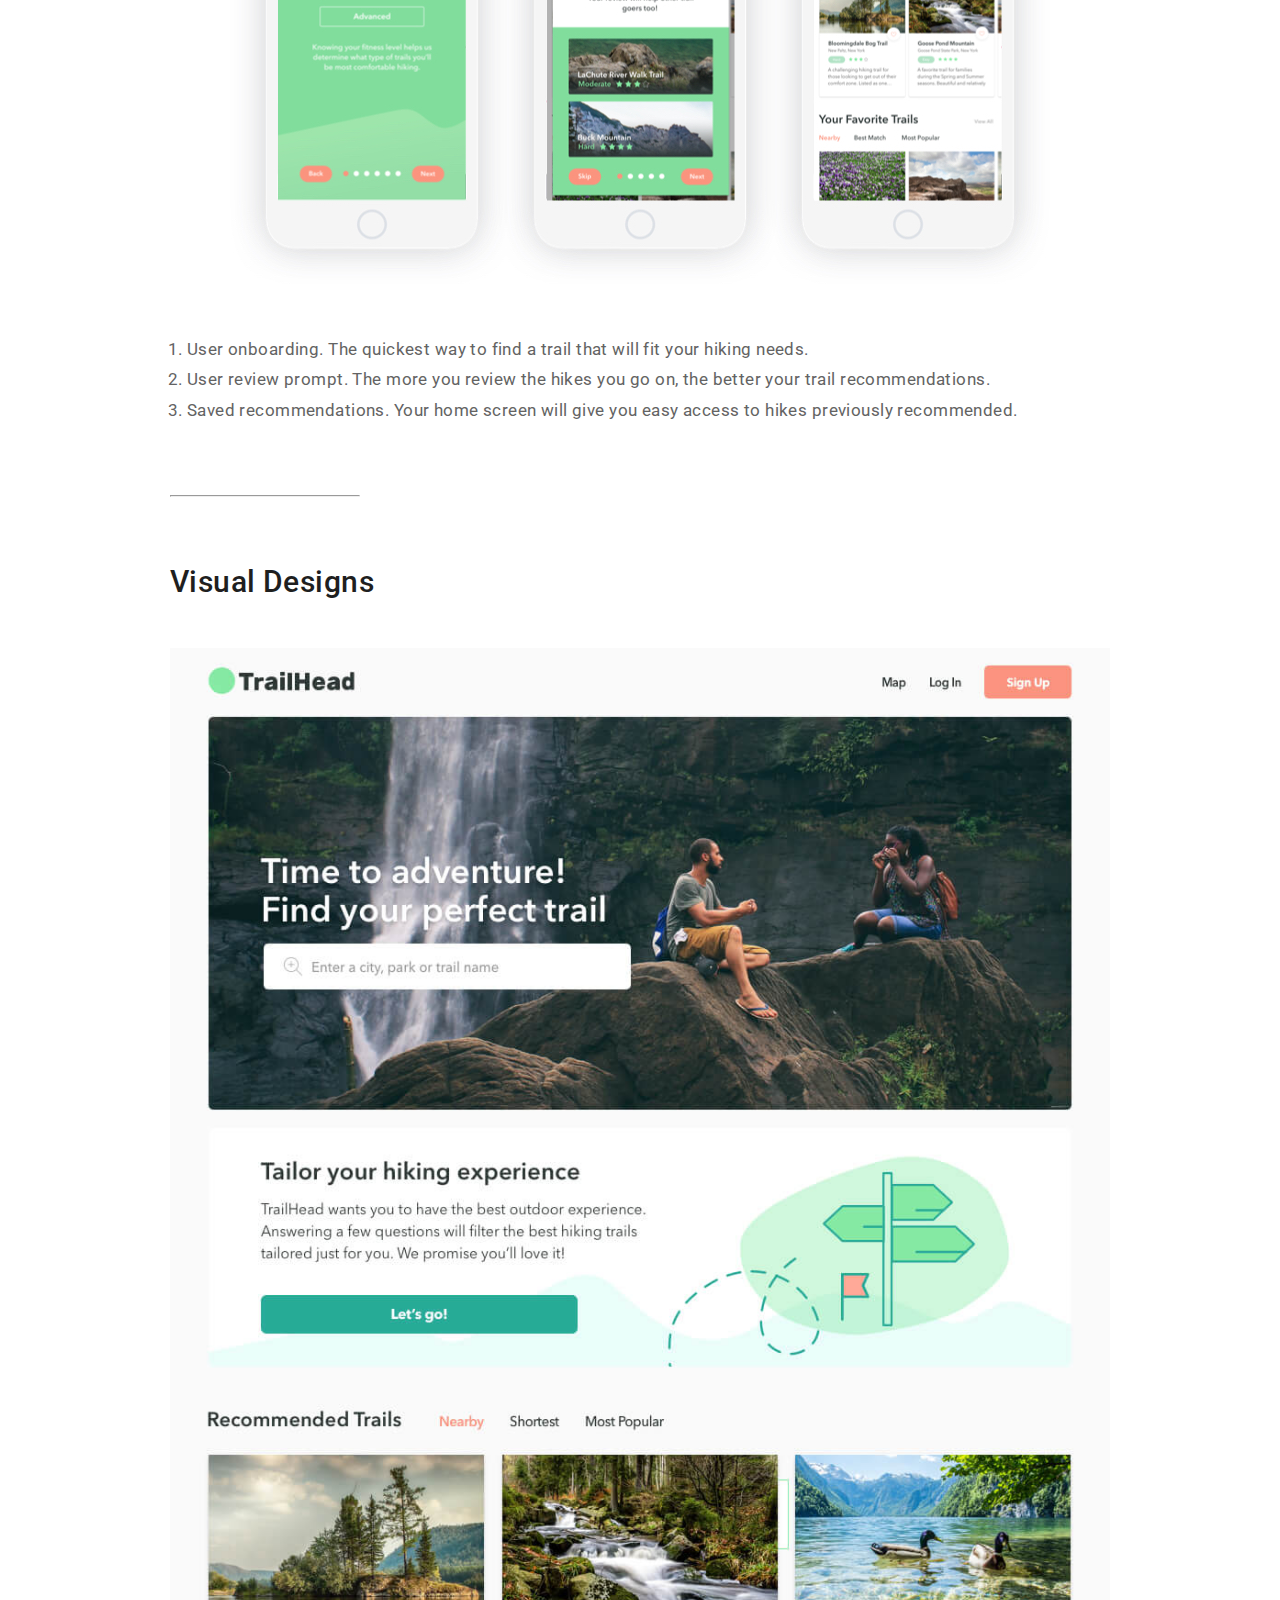
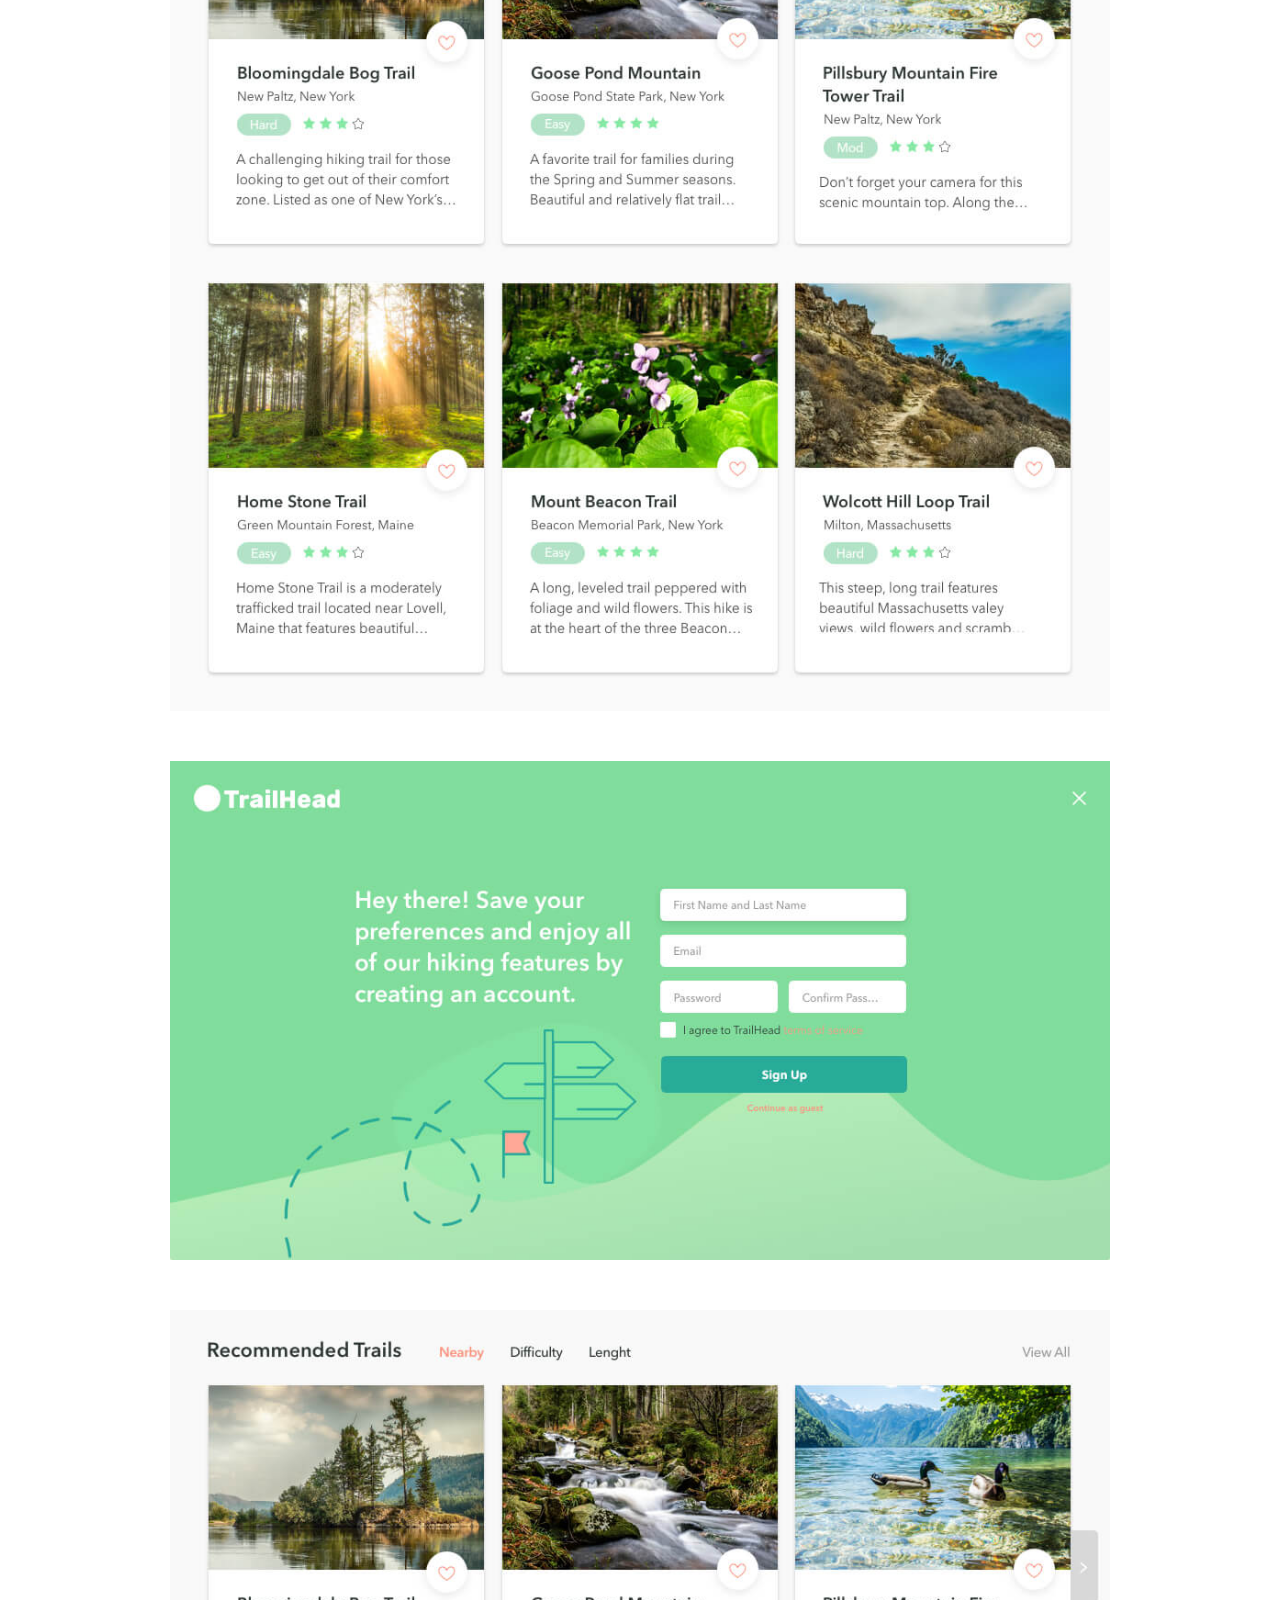
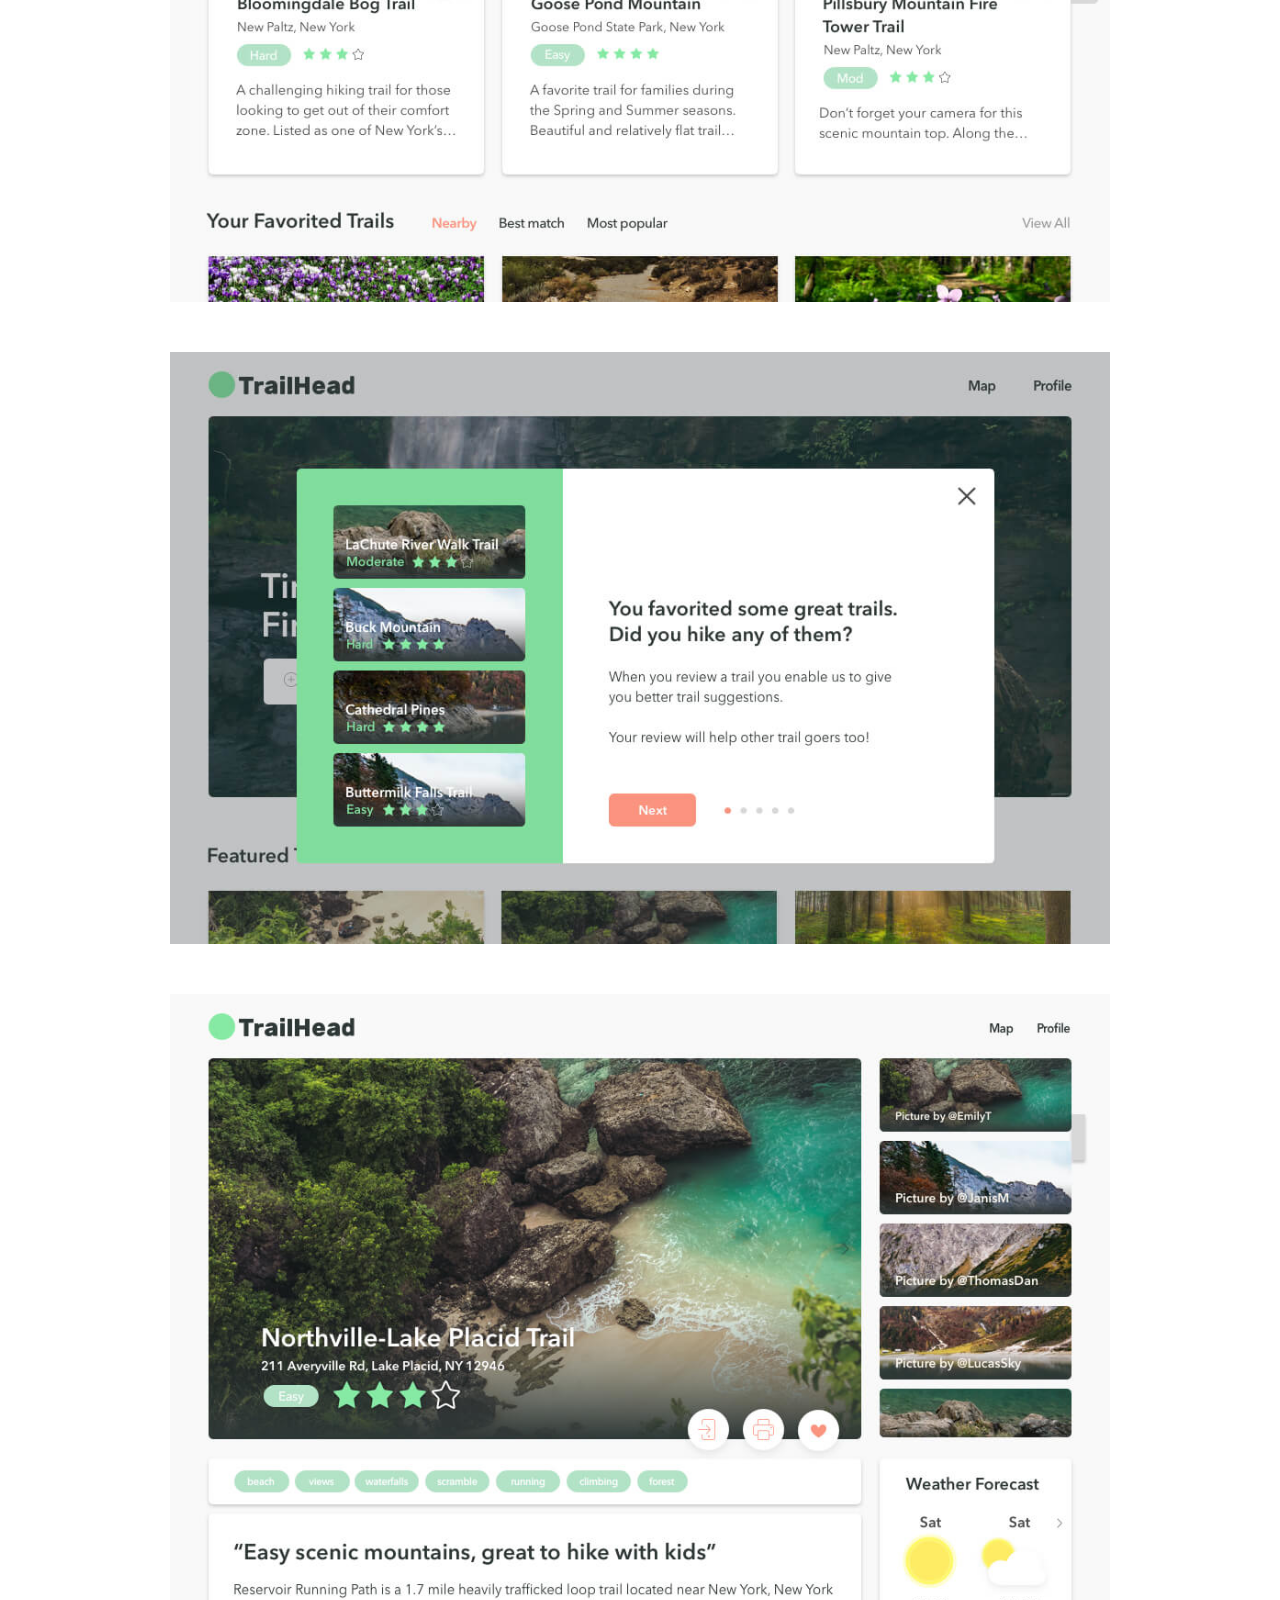
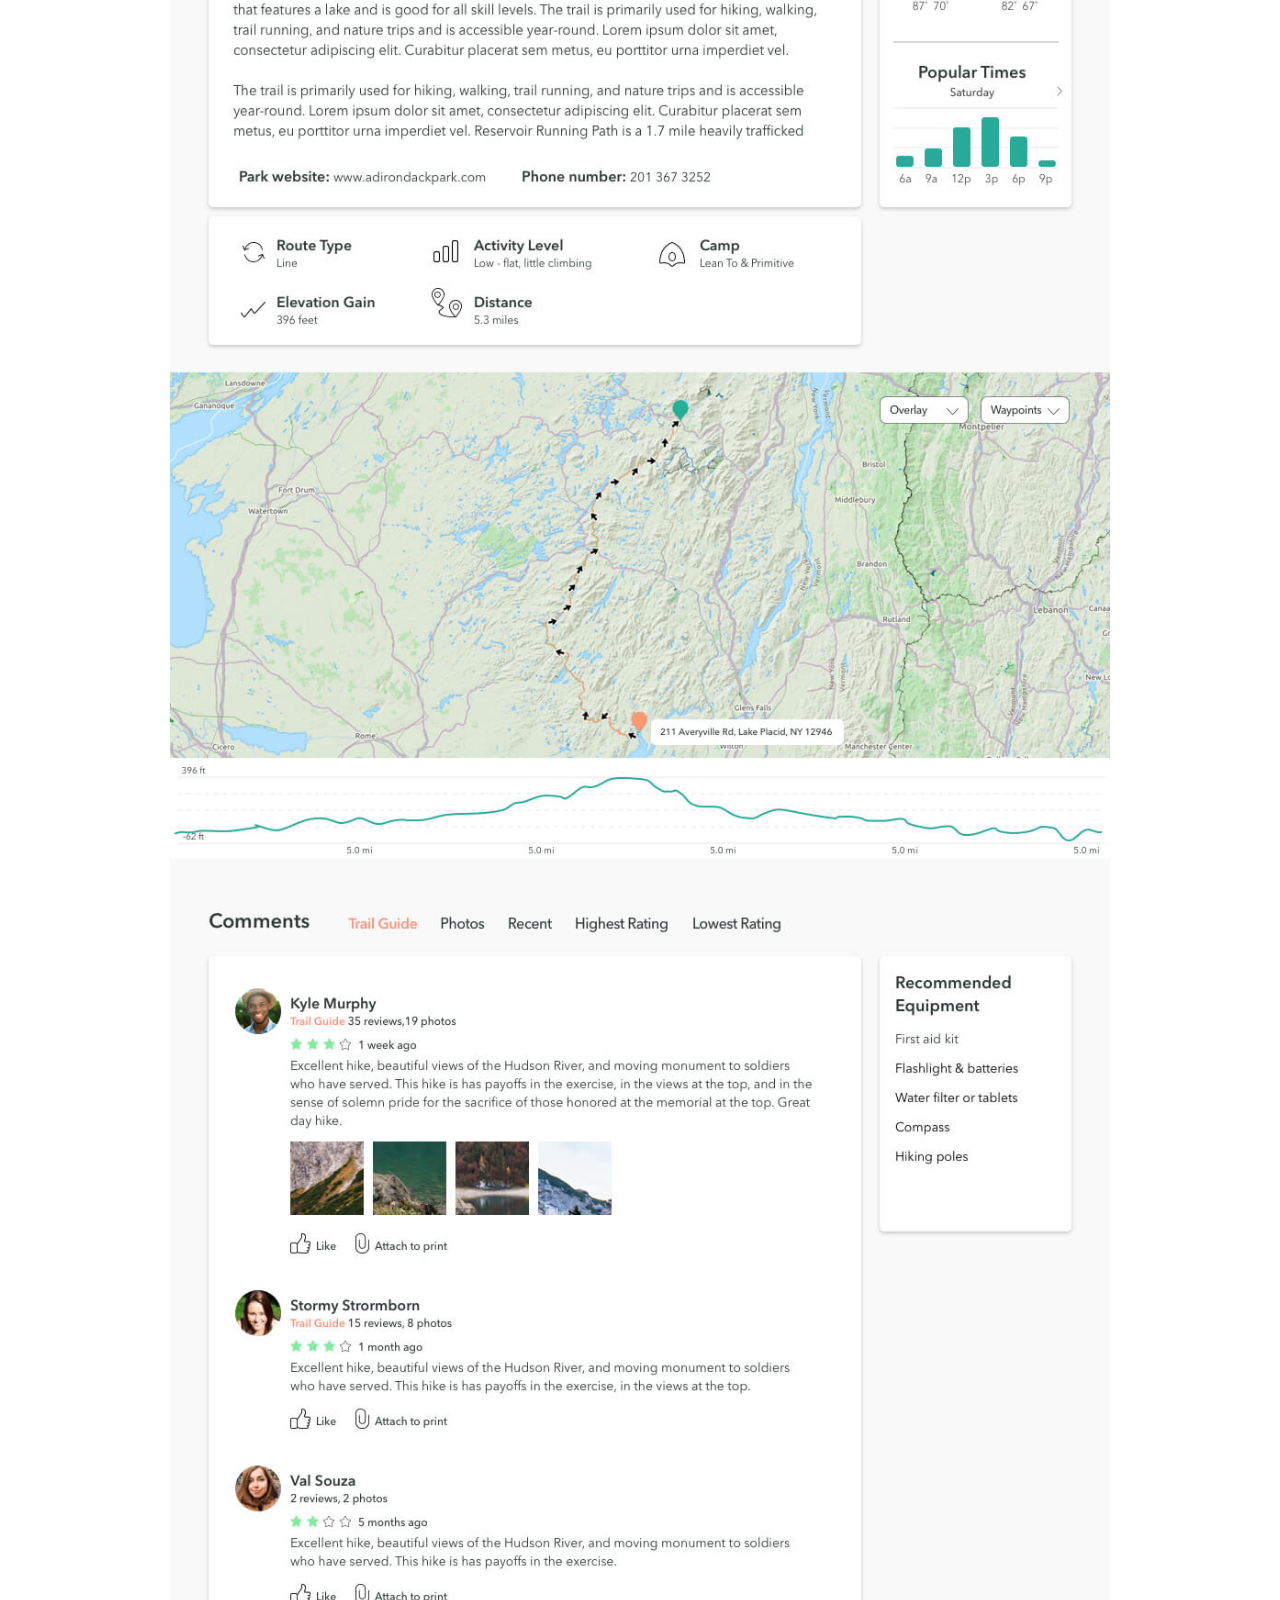
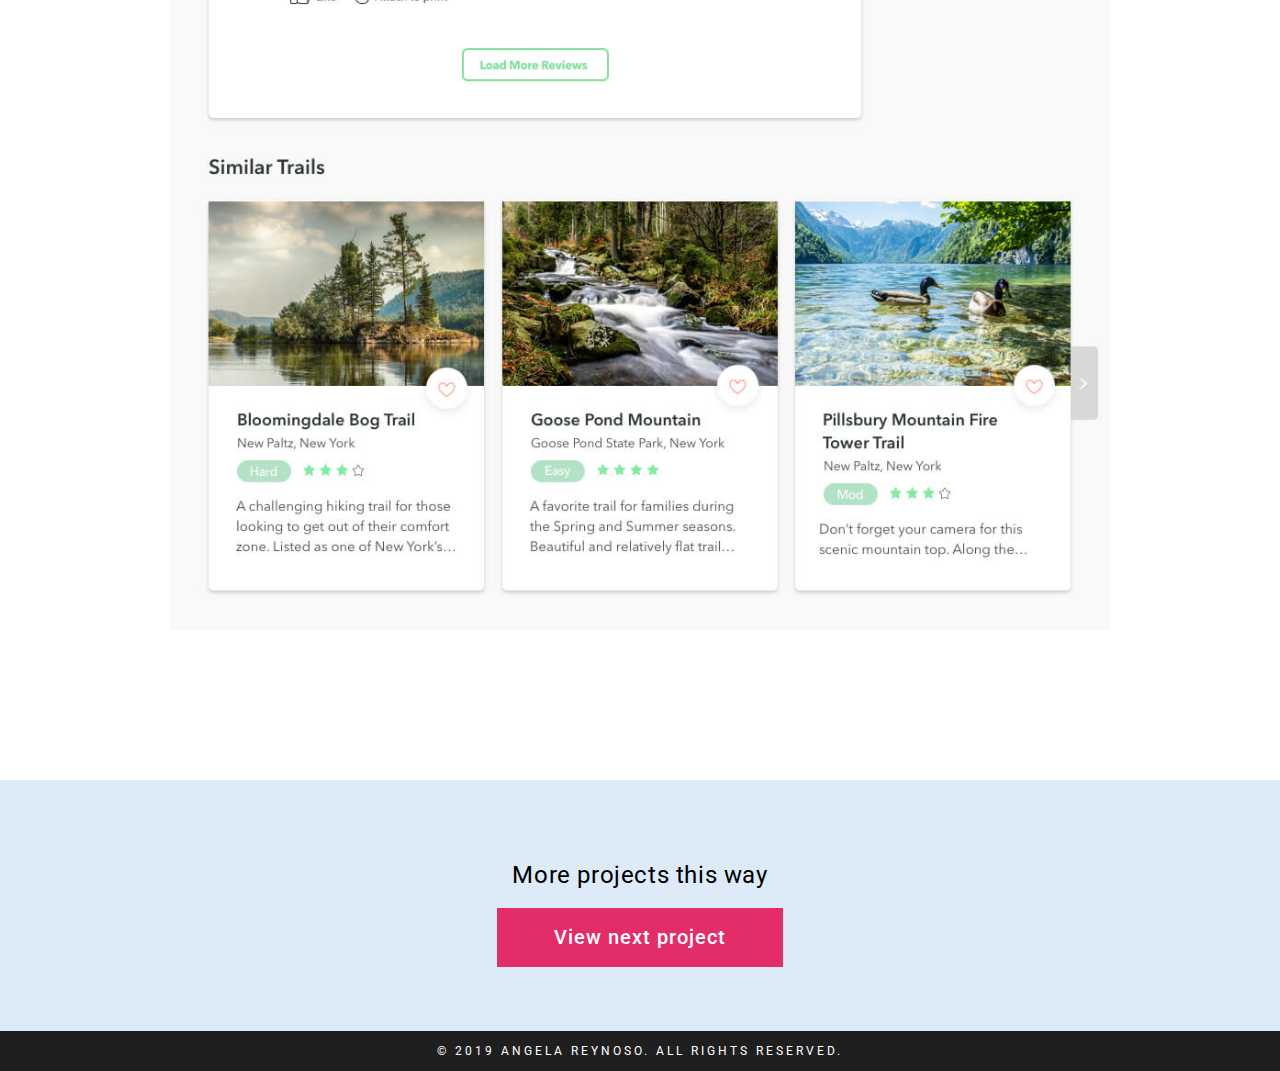
<file: project/case-study-trailhead/index.html>
<!DOCTYPE html>
<html>
  <head>
    <script async src="https://www.googletagmanager.com/gtag/js?id=UA-121537700-1"></script>
    <script>
      window.dataLayer = window.dataLayer || [];
      function gtag(){dataLayer.push(arguments);}
      gtag('js', new Date());

      gtag('config', 'UA-121537700-1');
    </script>
    <meta http-equiv="Content-Type" content="text/html; charset=utf-8">
    <meta http-equiv="X-UA-Compatible" content="IE=edge,chrome=1">
    <meta name="viewport" content="width=device-width,initial-scale=1">
    <meta name="description" content="Hi! I'm Angela, a Senior Designer based in New York City. Get in touch!">
    <meta name="generator" content="Hugo 0.46" />
    <link rel="apple-touch-icon" sizes="180x180" href="/img/apple-touch-icon.png">
    <link rel="icon" type="image/png" sizes="32x32" href="/img/favicon-32x32.png">
    <link rel="icon" type="image/png" sizes="16x16" href="/img/favicon-16x16.png">
    <link rel="stylesheet" href="https://angelreyt.github.io/css/normalize.css">
    <link rel="stylesheet" href="https://angelreyt.github.io/css/base.css">
    <link rel="stylesheet" href="https://fonts.googleapis.com/css?family=Roboto:400,500,700,900">
    <title>Angela Reynoso</title>
  </head>
  <body>
    <header>
  <nav>
    <a class="site-title" href="https://angelreyt.github.io/">Angela Reynoso</a>
    <div class="nav-right">
      <input type="checkbox" id="drop-hamburger"/>
      <label class="hamburger" for="drop-hamburger">
        <span></span>
        <span></span>
        <span></span>
        <span></span>
      </label>
      <ul id="menu">
        <li class="">
          <a href="/">Work</a>
        </li>
        <li class="">
          <a href="/about/">About</a>
        </li>
        <li class="">
          <a href="/contact/">Contact</a>
        </li>
      </ul>
    </div>
  </nav>
</header>

    <main style="">
    <div class="project">
  <img src="/project/case-study-trailhead/01_trailhead_project_hero.jpg" srcset="/project/case-study-trailhead/01_trailhead_project_hero.jpg, /project/case-study-trailhead/01_trailhead_project_hero@2x.jpg 2x">
  <section class="summary">
    <div class="title-tags">
      <div class="tags">ux/ui, branding, graphics, website concept</div>
      <h1 class="title">Case Study: TrailHead</h1>
    </div>
    <div class="description">TrailHead is a hiking trail website that helps hikers find trails suited to their abilities.</div>
  </section>
  <section class="content">

<hr />


<img src="/img/case-study-trailhead/02_trailhead_ipad.jpg" srcset="/img/case-study-trailhead/02_trailhead_ipad.jpg, /img/case-study-trailhead/02_trailhead_ipad@2x.jpg 2x" >


<h2 id="the-challenge">The Challenge</h2>

<p>Hiking a new trail can be exciting, but sometimes it can be challenging to find what you want to hike. Current trail sites rely on user comments and tagging to determine a trail’s difficulty, but the pool of user fitness levels is too large and not taken into account to establish a trail’s actual difficulty. Hikers need an alternative way to find trails that are suited to their abilities.</p>


<img src="/img/case-study-trailhead/03_trailhead_catalog.jpg" srcset="/img/case-study-trailhead/03_trailhead_catalog.jpg, /img/case-study-trailhead/03_trailhead_catalog@2x.jpg 2x" >


<hr />

<h2 id="my-role">My Role</h2>

<p>I led the User Experience and Interface of this project from March - May 2018.</p>

<p><strong>Main Tasks</strong>:</p>

<ol>
<li>Customer Insights and ideation.</li>
<li>Building the project vision.</li>
<li>Design execusion and validation.</li>
</ol>

<p><strong>Deliverables</strong></p>

<p>Research, personas, user flows, information architecture, wireframes, low and high fidelity screens.</p>


<img src="/img/case-study-trailhead/04_trailhead_schedule.jpg" srcset="/img/case-study-trailhead/04_trailhead_schedule.jpg, /img/case-study-trailhead/04_trailhead_schedule@2x.jpg 2x" >


<p><strong>Design and Research Tools</strong></p>


<img src="/img/case-study-trailhead/05_trailhead_tools.jpg" srcset="/img/case-study-trailhead/05_trailhead_tools.jpg, /img/case-study-trailhead/05_trailhead_tools@2x.jpg 2x" >


<hr />

<h2 id="discovery-and-user-insights">Discovery and User Insights</h2>

<p>I conducted a research to understand the way people find trails to hike. It was essential to know pain points and pleasures to be able to create personas and determine MVP. I interviewed eight hikers ranging from beginners to expert levels.</p>


<img src="/img/case-study-trailhead/06_trailhead_insights.jpg" srcset="/img/case-study-trailhead/06_trailhead_insights.jpg, /img/case-study-trailhead/06_trailhead_insights@2x.jpg 2x" >


<hr />

<h2 id="analogous-products">Analogous Products</h2>

<p>I looked at how other products organized, filtered and displayed trails, namely Alltrails and Gaia Maps. Both had search engine and filters to give users the flexibility ti find trails but neither had recommended hikes or a more in tune service to learn and service their audience.</p>


<img src="/img/case-study-trailhead/07_trailhead_products.jpg" srcset="/img/case-study-trailhead/07_trailhead_products.jpg, /img/case-study-trailhead/07_trailhead_products@2x.jpg 2x" >


<hr />

<h2 id="mvp-and-information-architecture">MVP and Information Architecture</h2>

<p>The MVP included features to help define the user’s abilities, needs and learned feedback. I was able to identify this with two tasks, onboarding, and reviews. The more people review hikes they go on, the smarter their hike recommendations and suggestions become.</p>


<img src="/img/case-study-trailhead/08_trailhead_architecture.jpg" srcset="/img/case-study-trailhead/08_trailhead_architecture.jpg, /img/case-study-trailhead/08_trailhead_architecture@2x.jpg 2x" >


<hr />

<h2 id="lof-fi-wireframes">Lof-fi Wireframes</h2>

<p>I created wireframes to test homepage page layout navigation, trail card metadata, MVP and data relevance in trail info page. I also experimented with placements for card buttons and different systems for filtering.</p>

<p><strong>Main Tasks</strong></p>

<p>I wanted to reduce the friction of going through the onboarding process. I had to be careful to make the onboarding enjoyable, in a few screens as possible and yet still get crucial information from users to give them meaningful recommendations.</p>

<p>I needed the page layout to be intuitive. I opted for a clean and straightforward design mimicking successful website’s structures to reduce user cognitive load.</p>

<p>The write a review content strategy and how to present it was one of my major hurdles. I knew that users relied on reviews to pick their hikes. Therefore I needed them to share their hike experiences. I needed to ensure a bold, but not an intrusive way for users to write and share their reviews.</p>


<img src="/img/case-study-trailhead/09_trailhead_wireframes.jpg" srcset="/img/case-study-trailhead/09_trailhead_wireframes.jpg, /img/case-study-trailhead/09_trailhead_wireframes@2x.jpg 2x" >



<img src="/img/case-study-trailhead/10_trailhead_onboard.gif" srcset="/img/case-study-trailhead/10_trailhead_onboard.gif, /img/case-study-trailhead/10_trailhead_onboard@2x.gif 2x" >


<hr />

<h2 id="trailhead-s-three-main-features">TrailHead’s three main features</h2>


<img src="/img/case-study-trailhead/11_trailhead_visual_designs.jpg" srcset="/img/case-study-trailhead/11_trailhead_visual_designs.jpg, /img/case-study-trailhead/11_trailhead_visual_designs@2x.jpg 2x" >


<ol>
<li>User onboarding. The quickest way to find a trail that will fit your hiking needs.</li>
<li>User review prompt. The more you review the hikes you go on, the better your trail recommendations.</li>
<li>Saved recommendations. Your home screen will give you easy access to hikes previously recommended.</li>
</ol>

<hr />

<h2 id="visual-designs">Visual Designs</h2>

<p>
<img src="/img/case-study-trailhead/12_trailhead_landing.jpg" srcset="/img/case-study-trailhead/12_trailhead_landing.jpg, /img/case-study-trailhead/12_trailhead_landing@2x.jpg 2x" >


<img src="/img/case-study-trailhead/13_trailhead_signup.jpg" srcset="/img/case-study-trailhead/13_trailhead_signup.jpg, /img/case-study-trailhead/13_trailhead_signup@2x.jpg 2x" >


<img src="/img/case-study-trailhead/14_trailhead_home.jpg" srcset="/img/case-study-trailhead/14_trailhead_home.jpg, /img/case-study-trailhead/14_trailhead_home@2x.jpg 2x" >


<img src="/img/case-study-trailhead/15_trailhead_review.jpg" srcset="/img/case-study-trailhead/15_trailhead_review.jpg, /img/case-study-trailhead/15_trailhead_review@2x.jpg 2x" >


<img src="/img/case-study-trailhead/16_trailhead_trailpage.jpg" srcset="/img/case-study-trailhead/16_trailhead_trailpage.jpg, /img/case-study-trailhead/16_trailhead_trailpage@2x.jpg 2x" >
</p>

  </section>
</div>
<section class="blue cta">
  <p>More projects this way</p>
  <a href="/project/case-study-program-art/" class="button">View next project</a>
</section>
    </main>
    <footer>&copy; 2019 Angela Reynoso. All rights reserved.</footer>

  </body>
</html>
</file>
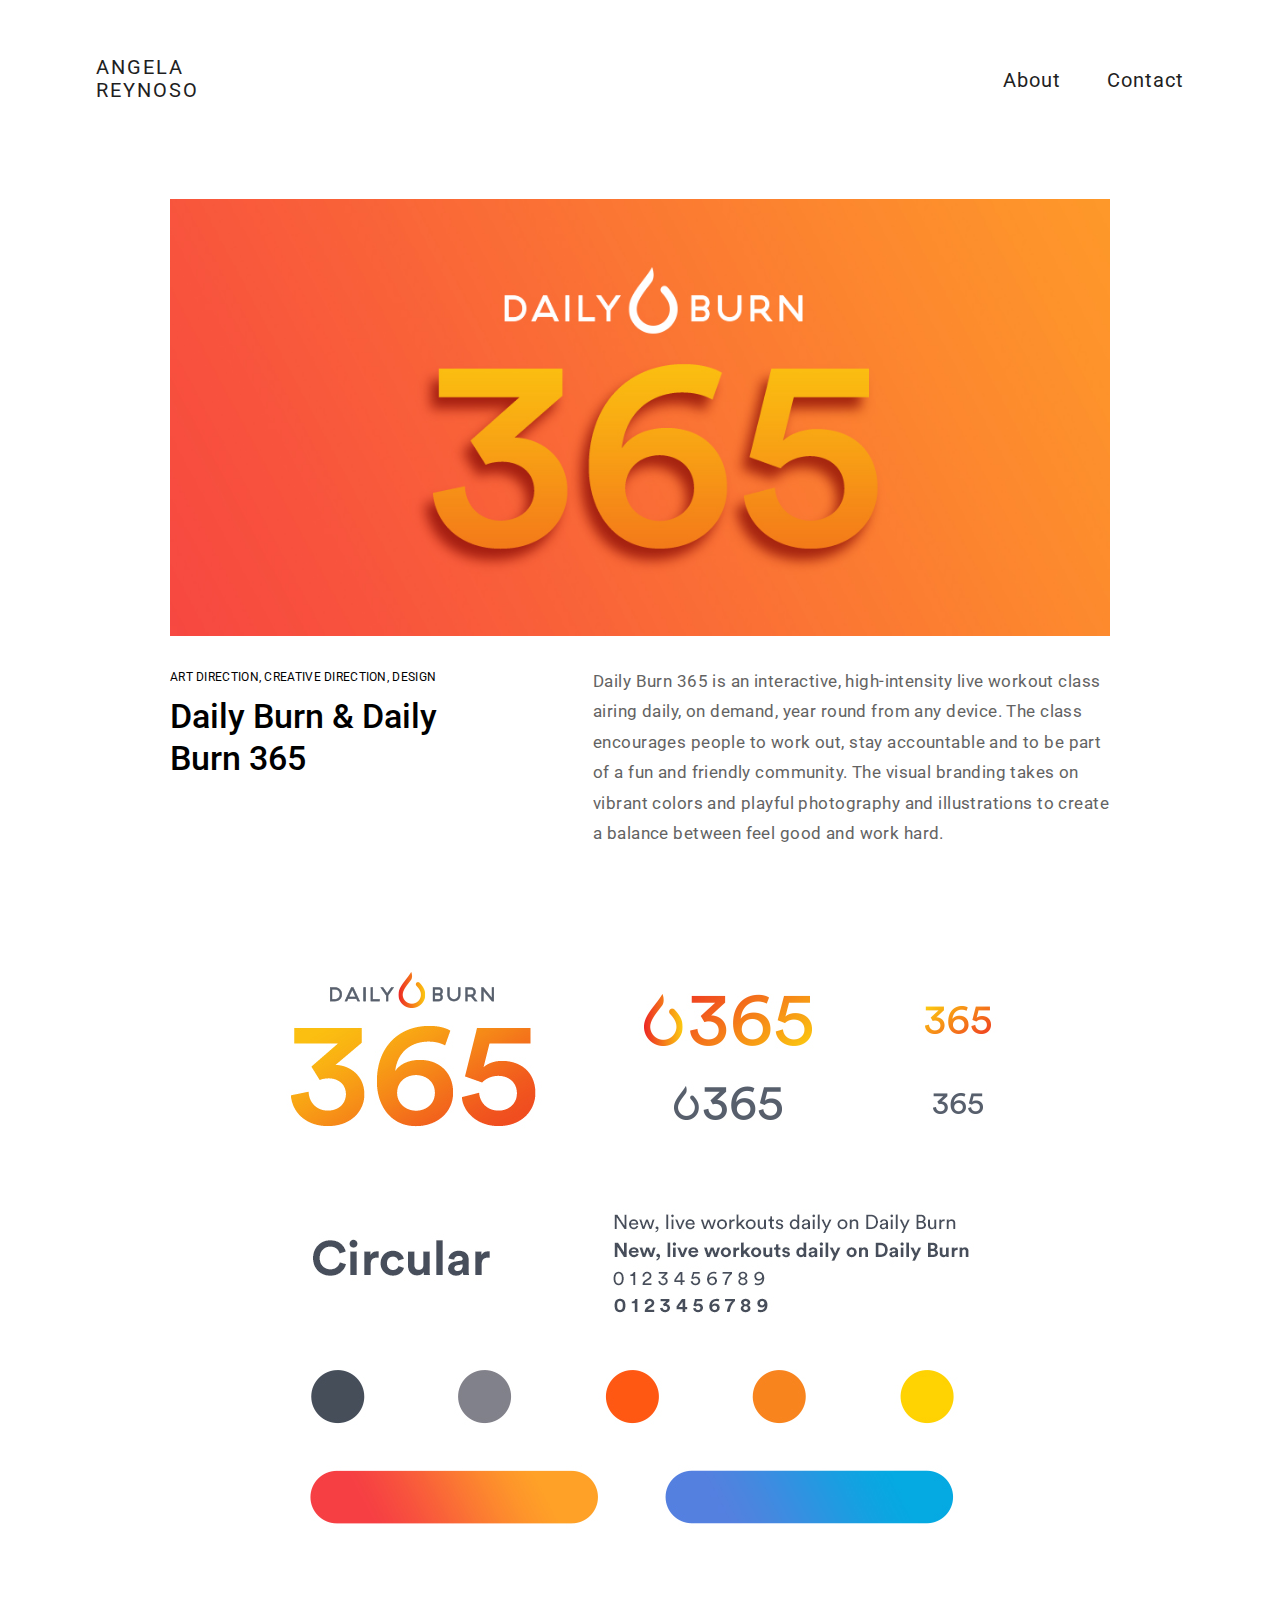
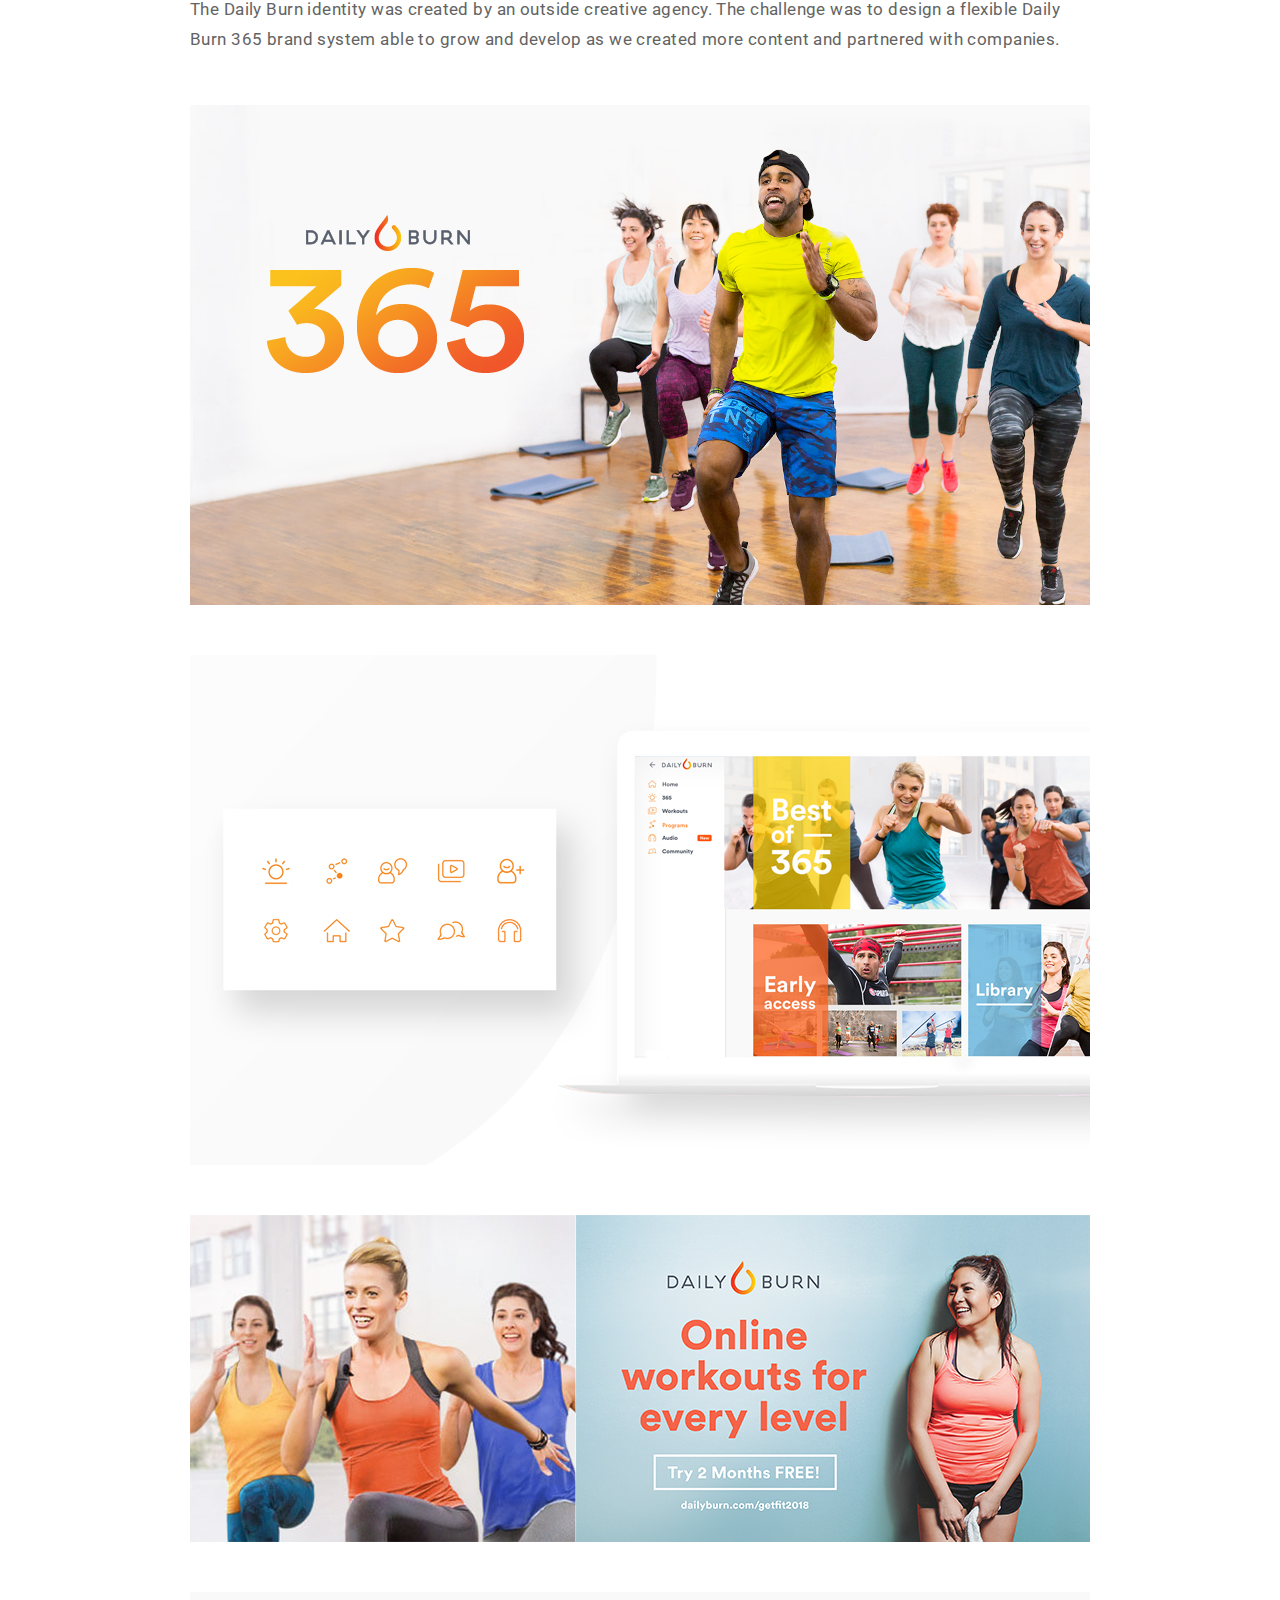
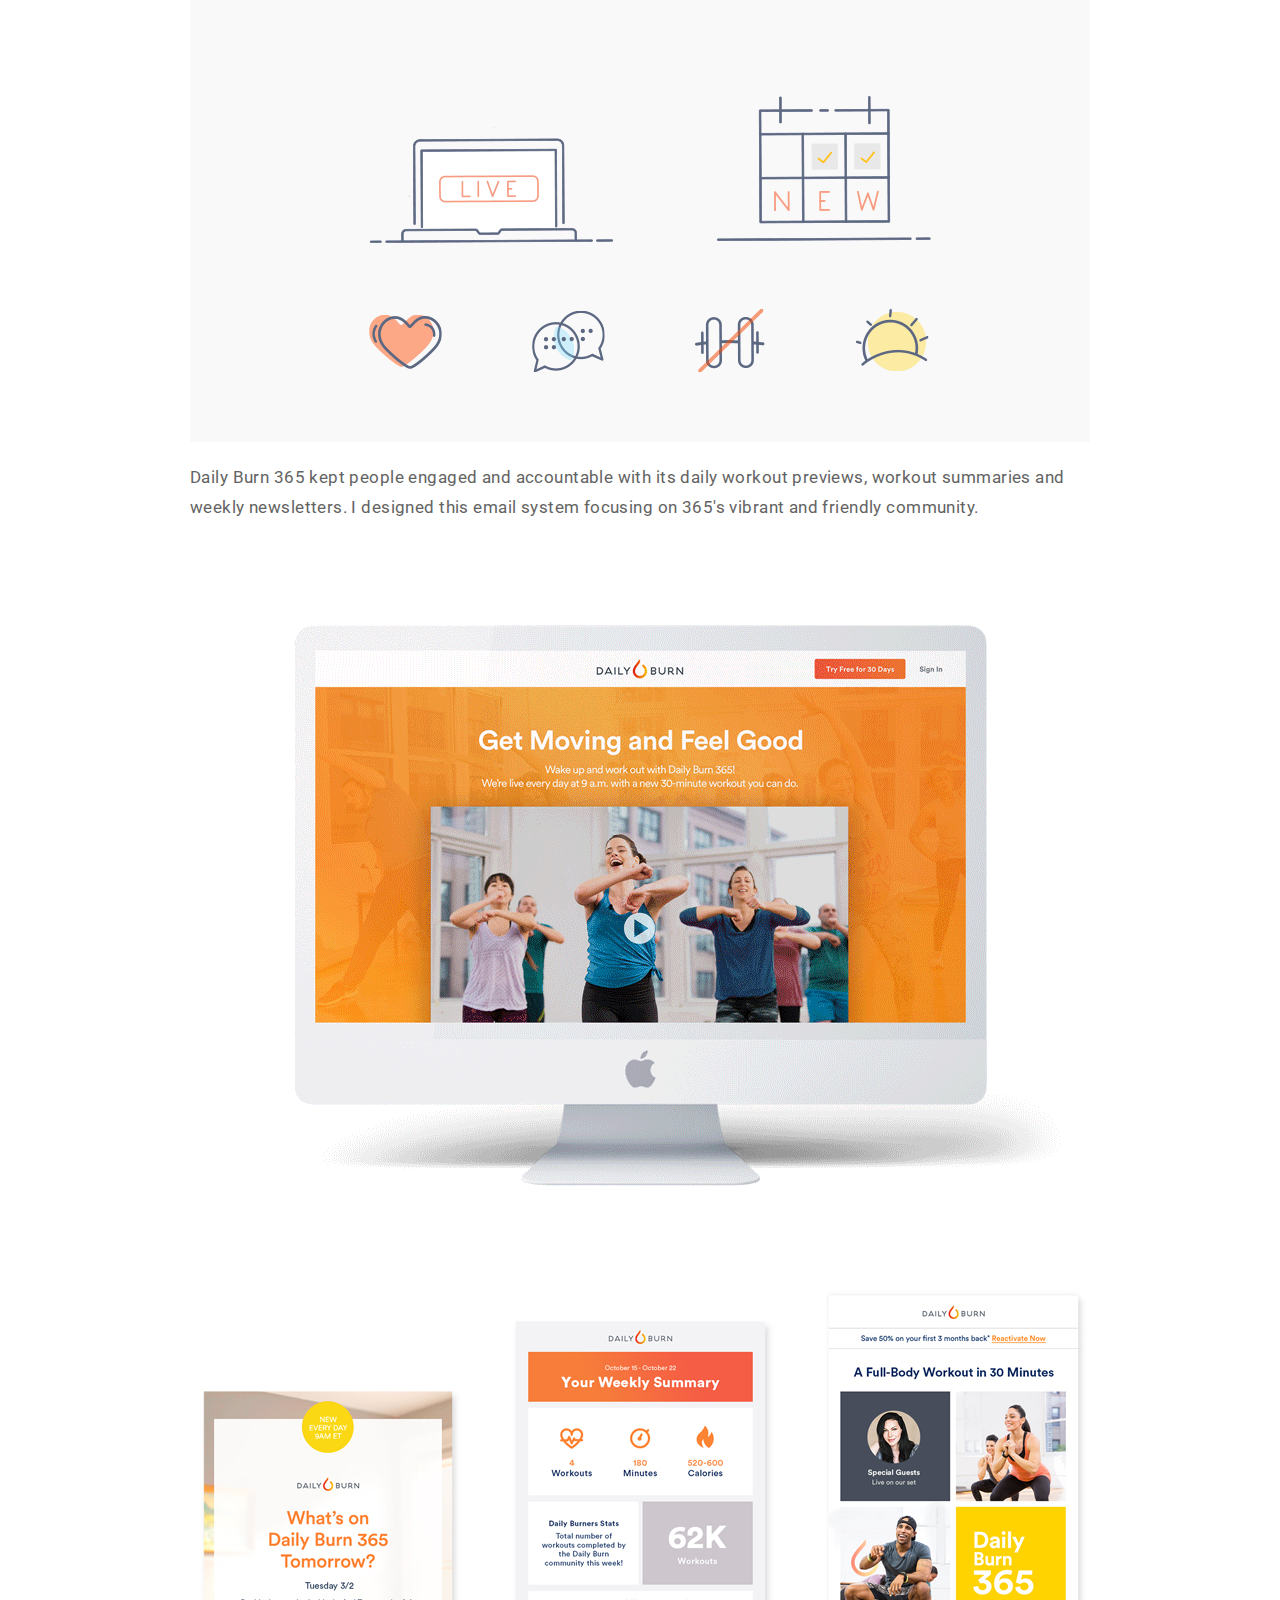
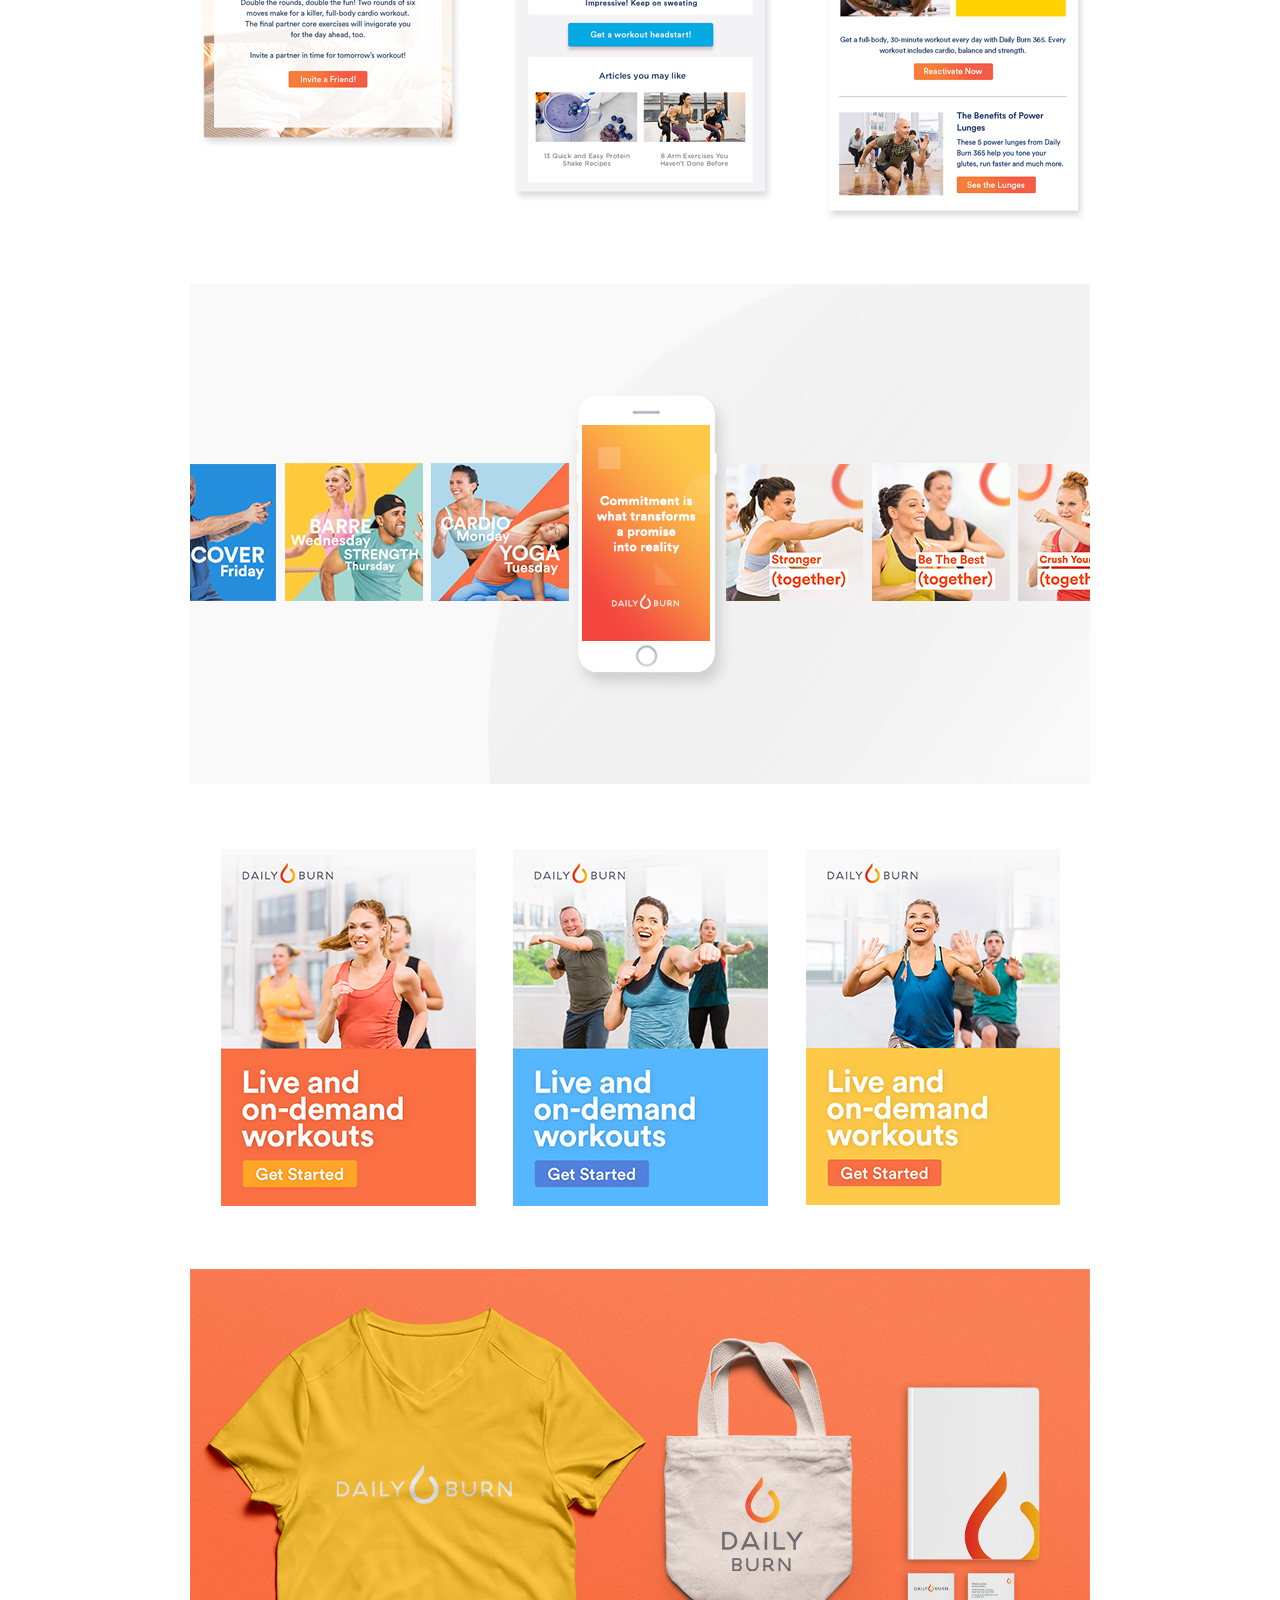
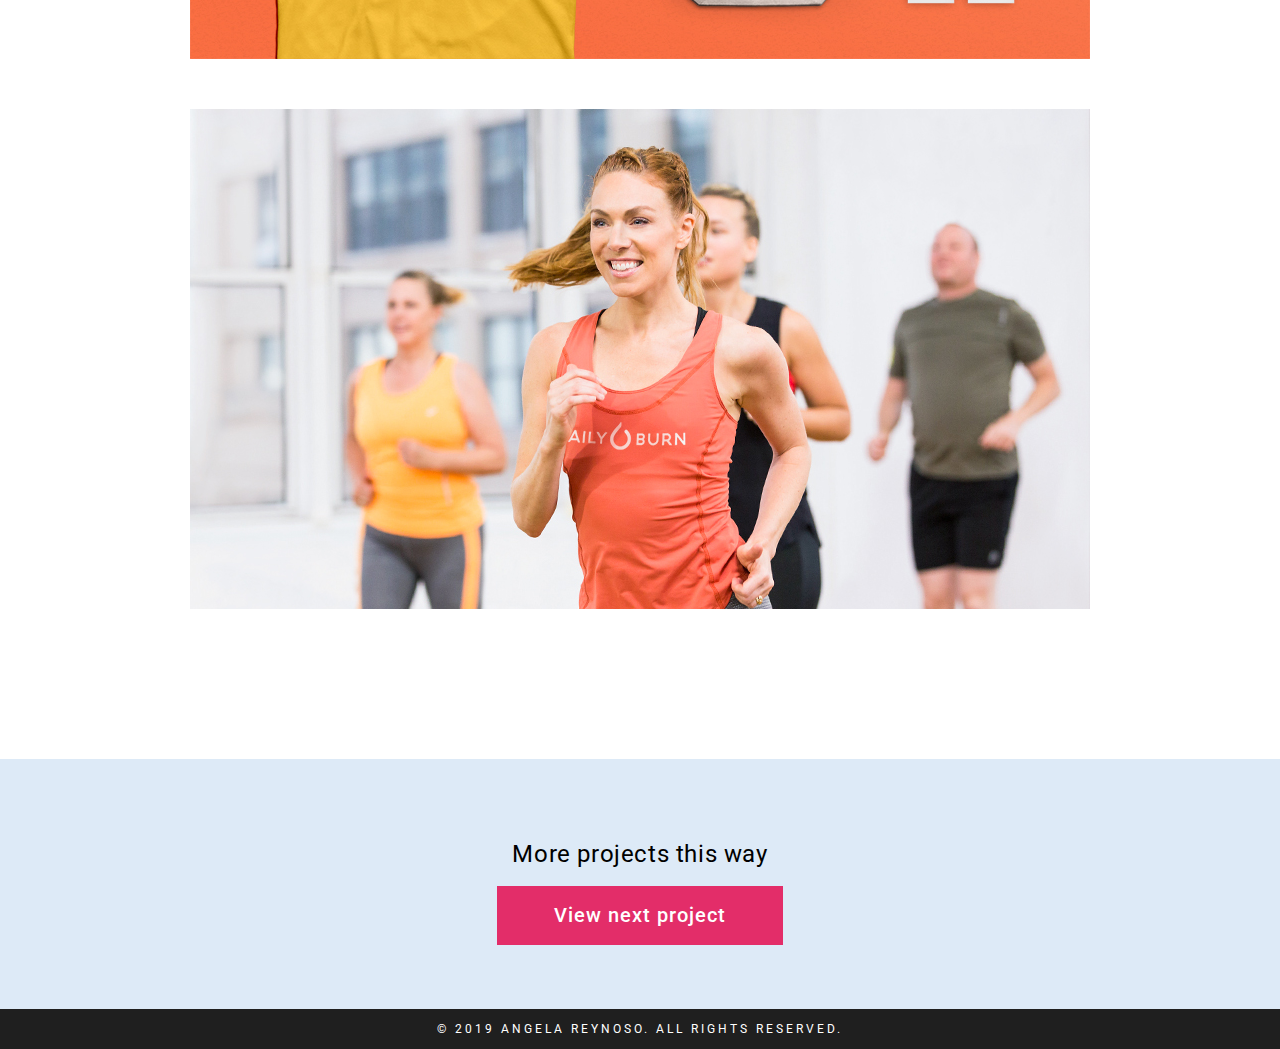
<file: project/daily-burn--daily-burn-365/index.html>
<!DOCTYPE html>
<html>
  <head>
    <script async src="https://www.googletagmanager.com/gtag/js?id=UA-121537700-1"></script>
    <script>
      window.dataLayer = window.dataLayer || [];
      function gtag(){dataLayer.push(arguments);}
      gtag('js', new Date());

      gtag('config', 'UA-121537700-1');
    </script>
    <meta http-equiv="Content-Type" content="text/html; charset=utf-8">
    <meta http-equiv="X-UA-Compatible" content="IE=edge,chrome=1">
    <meta name="viewport" content="width=device-width,initial-scale=1">
    <meta name="description" content="Hi! I'm Angela, a Senior Designer based in New York City. Get in touch!">
    <meta name="generator" content="Hugo 0.46" />
    <link rel="apple-touch-icon" sizes="180x180" href="/img/apple-touch-icon.png">
    <link rel="icon" type="image/png" sizes="32x32" href="/img/favicon-32x32.png">
    <link rel="icon" type="image/png" sizes="16x16" href="/img/favicon-16x16.png">
    <link rel="stylesheet" href="https://angelreyt.github.io/css/normalize.css">
    <link rel="stylesheet" href="https://angelreyt.github.io/css/base.css">
    <link rel="stylesheet" href="https://fonts.googleapis.com/css?family=Roboto:400,500,700,900">
    <title>Angela Reynoso</title>
  </head>
  <body>
    <header>
  <nav>
    <a class="site-title" href="https://angelreyt.github.io/">Angela Reynoso</a>
    <div class="nav-right">
      <input type="checkbox" id="drop-hamburger"/>
      <label class="hamburger" for="drop-hamburger">
        <span></span>
        <span></span>
        <span></span>
        <span></span>
      </label>
      <ul id="menu">
        <li class="">
          <a href="/">Work</a>
        </li>
        <li class="">
          <a href="/about/">About</a>
        </li>
        <li class="">
          <a href="/contact/">Contact</a>
        </li>
      </ul>
    </div>
  </nav>
</header>

    <main style="">
    <div class="project">
  <img src="/project/daily-burn--daily-burn-365/01_365_project_hero.jpg" srcset="/project/daily-burn--daily-burn-365/01_365_project_hero.jpg, /project/daily-burn--daily-burn-365/01_365_project_hero@2x.jpg 2x">
  <section class="summary">
    <div class="title-tags">
      <div class="tags">art direction, creative direction, design</div>
      <h1 class="title">Daily Burn &amp; Daily Burn 365</h1>
    </div>
    <div class="description">Daily Burn 365 is an interactive, high-intensity live workout class airing daily, on demand, year round from any device. The class encourages people to work out, stay accountable and to be part of a fun and friendly community. The visual branding takes on vibrant colors and playful photography and illustrations to create a balance between feel good and work hard.</div>
  </section>
  <img src="/project/daily-burn--daily-burn-365/02_365_project_logo.jpg" srcset="/project/daily-burn--daily-burn-365/02_365_project_logo.jpg, /project/daily-burn--daily-burn-365/02_365_project_logo@2x.jpg 2x">
  <p class="caption">The Daily Burn identity was created by an outside creative agency. The challenge was to design a flexible Daily Burn 365 brand system able to grow and develop as we created more content and partnered with companies.</p>
  <img src="/project/daily-burn--daily-burn-365/04_365_project_art.jpg" srcset="/project/daily-burn--daily-burn-365/04_365_project_art.jpg, /project/daily-burn--daily-burn-365/04_365_project_art@2x.jpg 2x">
  <img src="/project/daily-burn--daily-burn-365/05_365_project_icons.jpg" srcset="/project/daily-burn--daily-burn-365/05_365_project_icons.jpg, /project/daily-burn--daily-burn-365/05_365_project_icons@2x.jpg 2x">
  <img src="/project/daily-burn--daily-burn-365/06_365_composite.jpg" srcset="/project/daily-burn--daily-burn-365/06_365_composite.jpg, /project/daily-burn--daily-burn-365/06_365_composite@2x.jpg 2x">
  <img src="/project/daily-burn--daily-burn-365/07_365_project_illos.gif" srcset="/project/daily-burn--daily-burn-365/07_365_project_illos.gif, /project/daily-burn--daily-burn-365/07_365_project_illos@2x.gif 2x">
  <p class="caption">Daily Burn 365 kept people engaged and accountable with its daily workout previews, workout summaries and weekly newsletters. I designed this email system focusing on 365&#39;s vibrant and friendly community.</p>
  <img src="/project/daily-burn--daily-burn-365/08_365_project_lp.gif" srcset="/project/daily-burn--daily-burn-365/08_365_project_lp.gif, /project/daily-burn--daily-burn-365/08_365_project_lp@2x.gif 2x">
  <img src="/project/daily-burn--daily-burn-365/09_365_project_emails.jpg" srcset="/project/daily-burn--daily-burn-365/09_365_project_emails.jpg, /project/daily-burn--daily-burn-365/09_365_project_emails@2x.jpg 2x">
  <img src="/project/daily-burn--daily-burn-365/10_365_project_social.jpg" srcset="/project/daily-burn--daily-burn-365/10_365_project_social.jpg, /project/daily-burn--daily-burn-365/10_365_project_social@2x.jpg 2x">
  <img src="/project/daily-burn--daily-burn-365/11_365_project_banners.jpg" srcset="/project/daily-burn--daily-burn-365/11_365_project_banners.jpg, /project/daily-burn--daily-burn-365/11_365_project_banners@2x.jpg 2x">
  <img src="/project/daily-burn--daily-burn-365/12_365_project_merch.jpg" srcset="/project/daily-burn--daily-burn-365/12_365_project_merch.jpg, /project/daily-burn--daily-burn-365/12_365_project_merch@2x.jpg 2x">
  <img src="/project/daily-burn--daily-burn-365/13_365_project_image.jpg" srcset="/project/daily-burn--daily-burn-365/13_365_project_image.jpg, /project/daily-burn--daily-burn-365/13_365_project_image@2x.jpg 2x">
</div>
<section class="blue cta">
  <p>More projects this way</p>
  <a href="/project/a-lovely-party/" class="button">View next project</a>
</section>
    </main>
    <footer>&copy; 2019 Angela Reynoso. All rights reserved.</footer>

  </body>
</html>
</file>
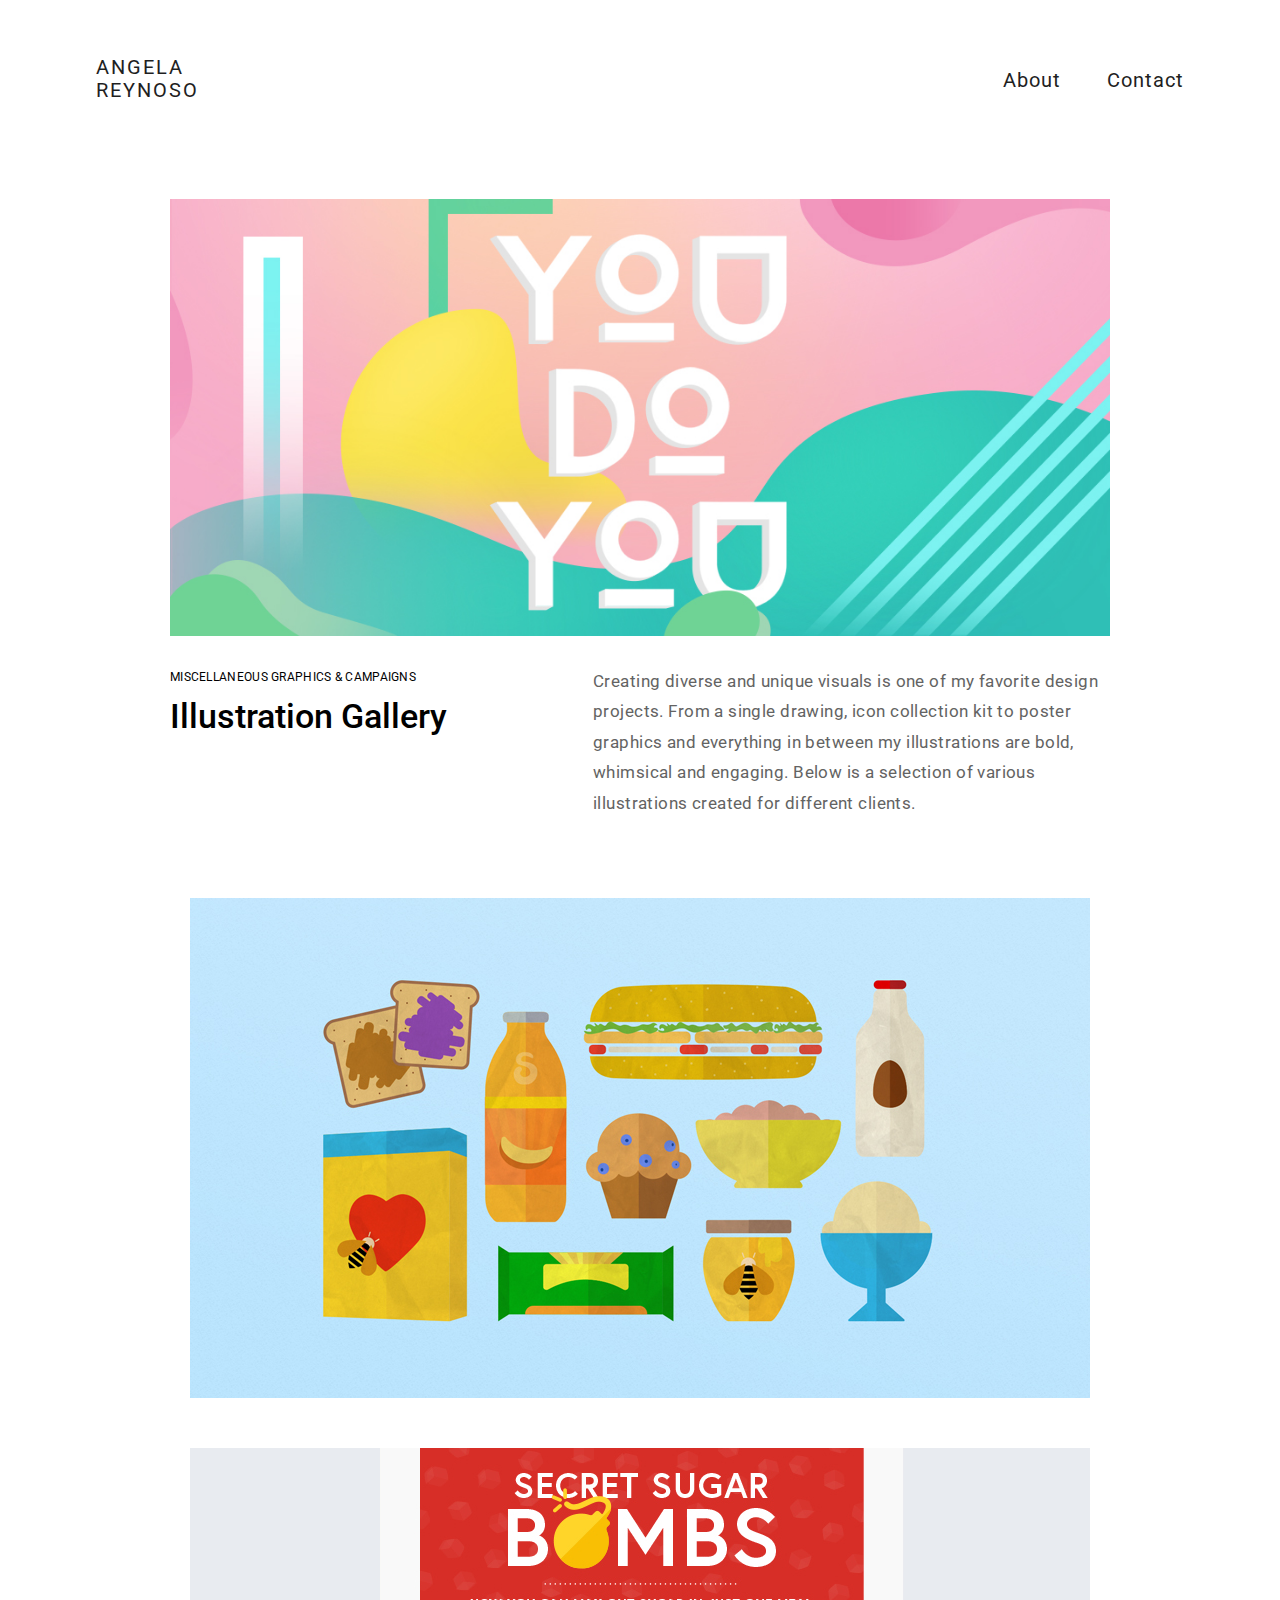
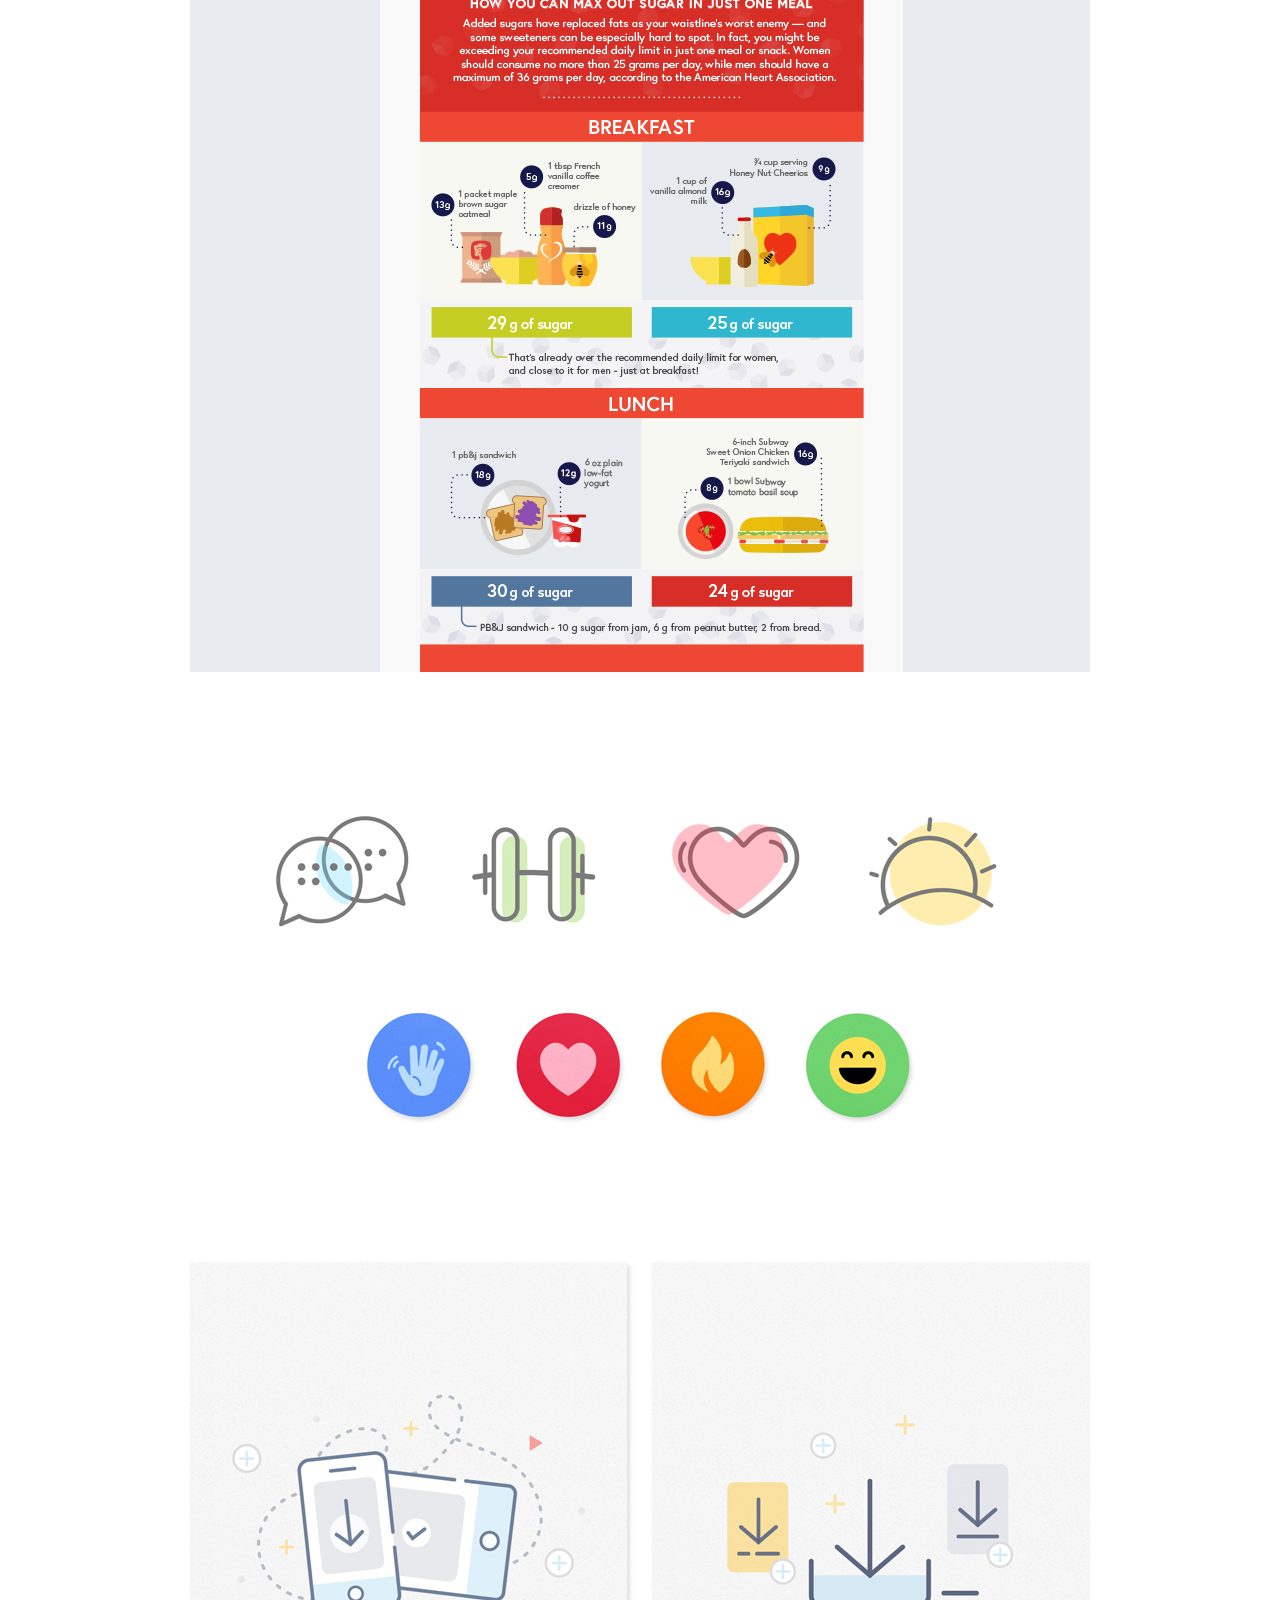
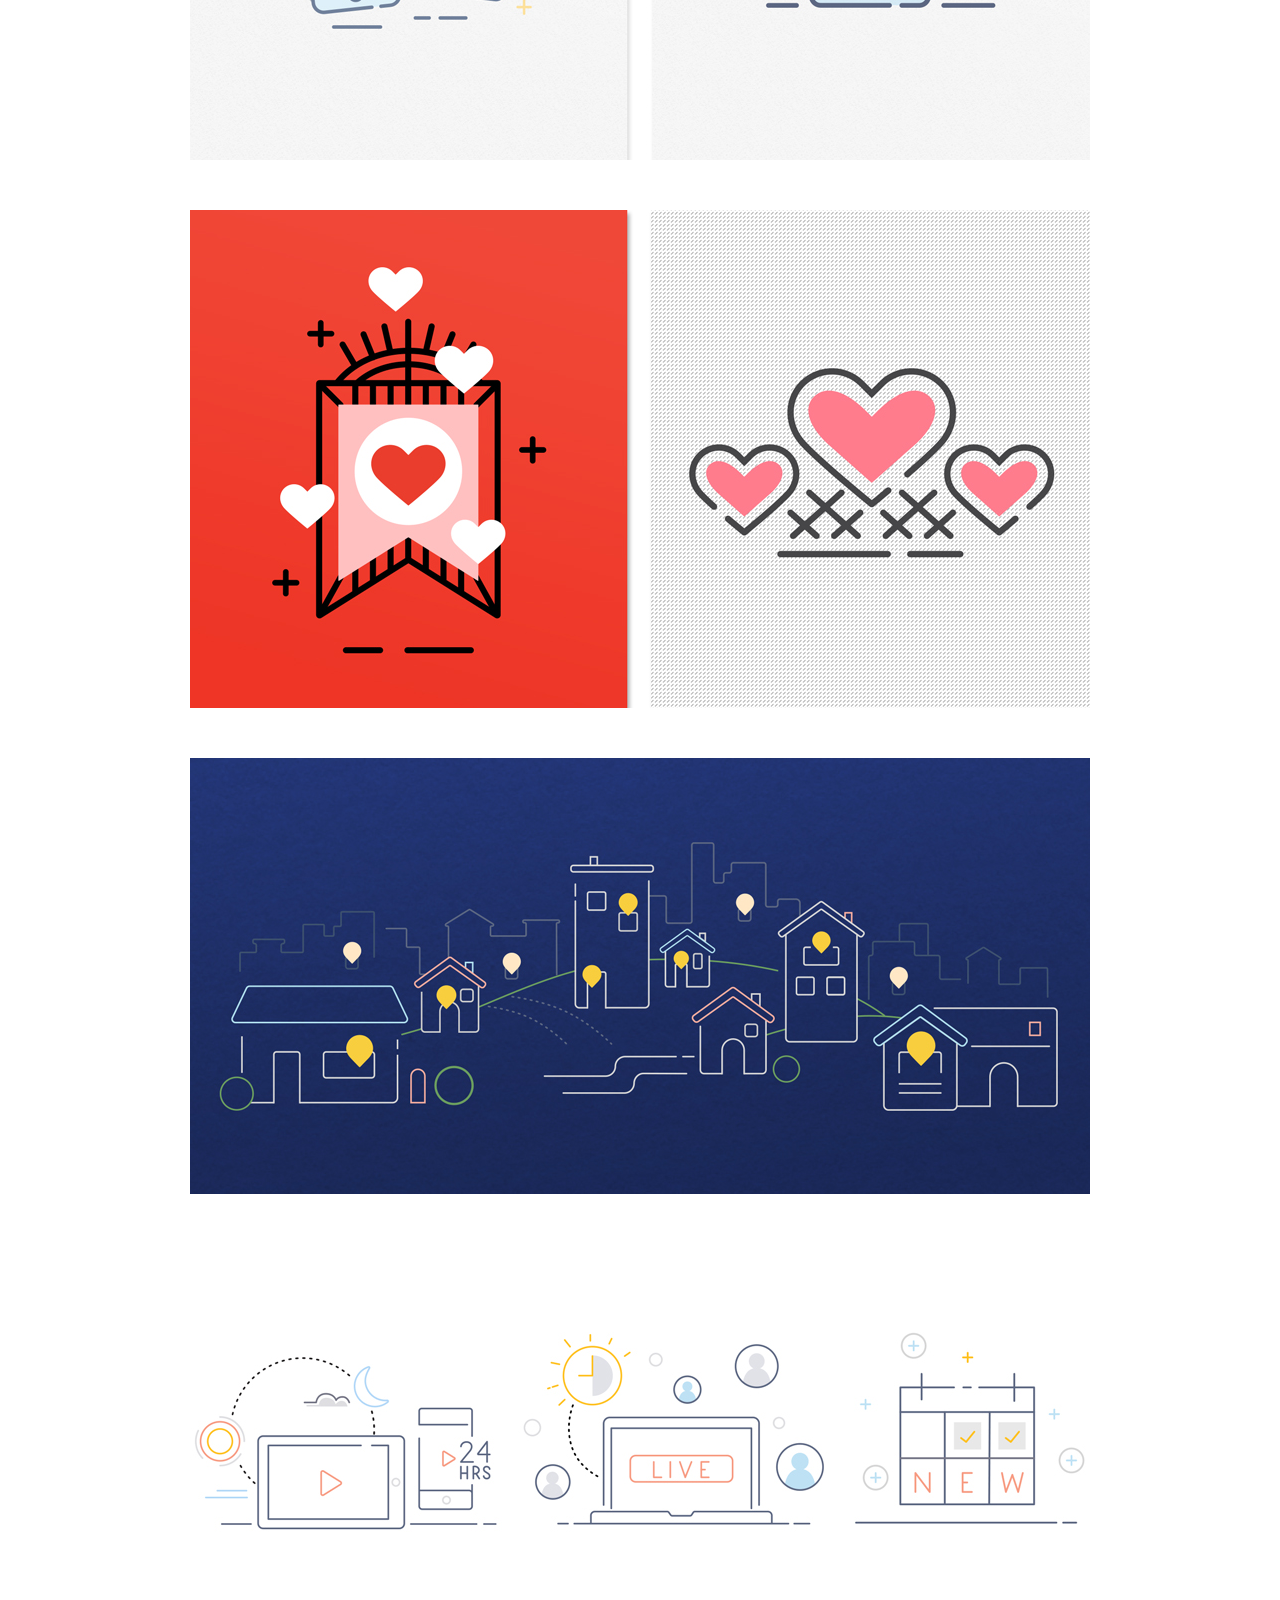
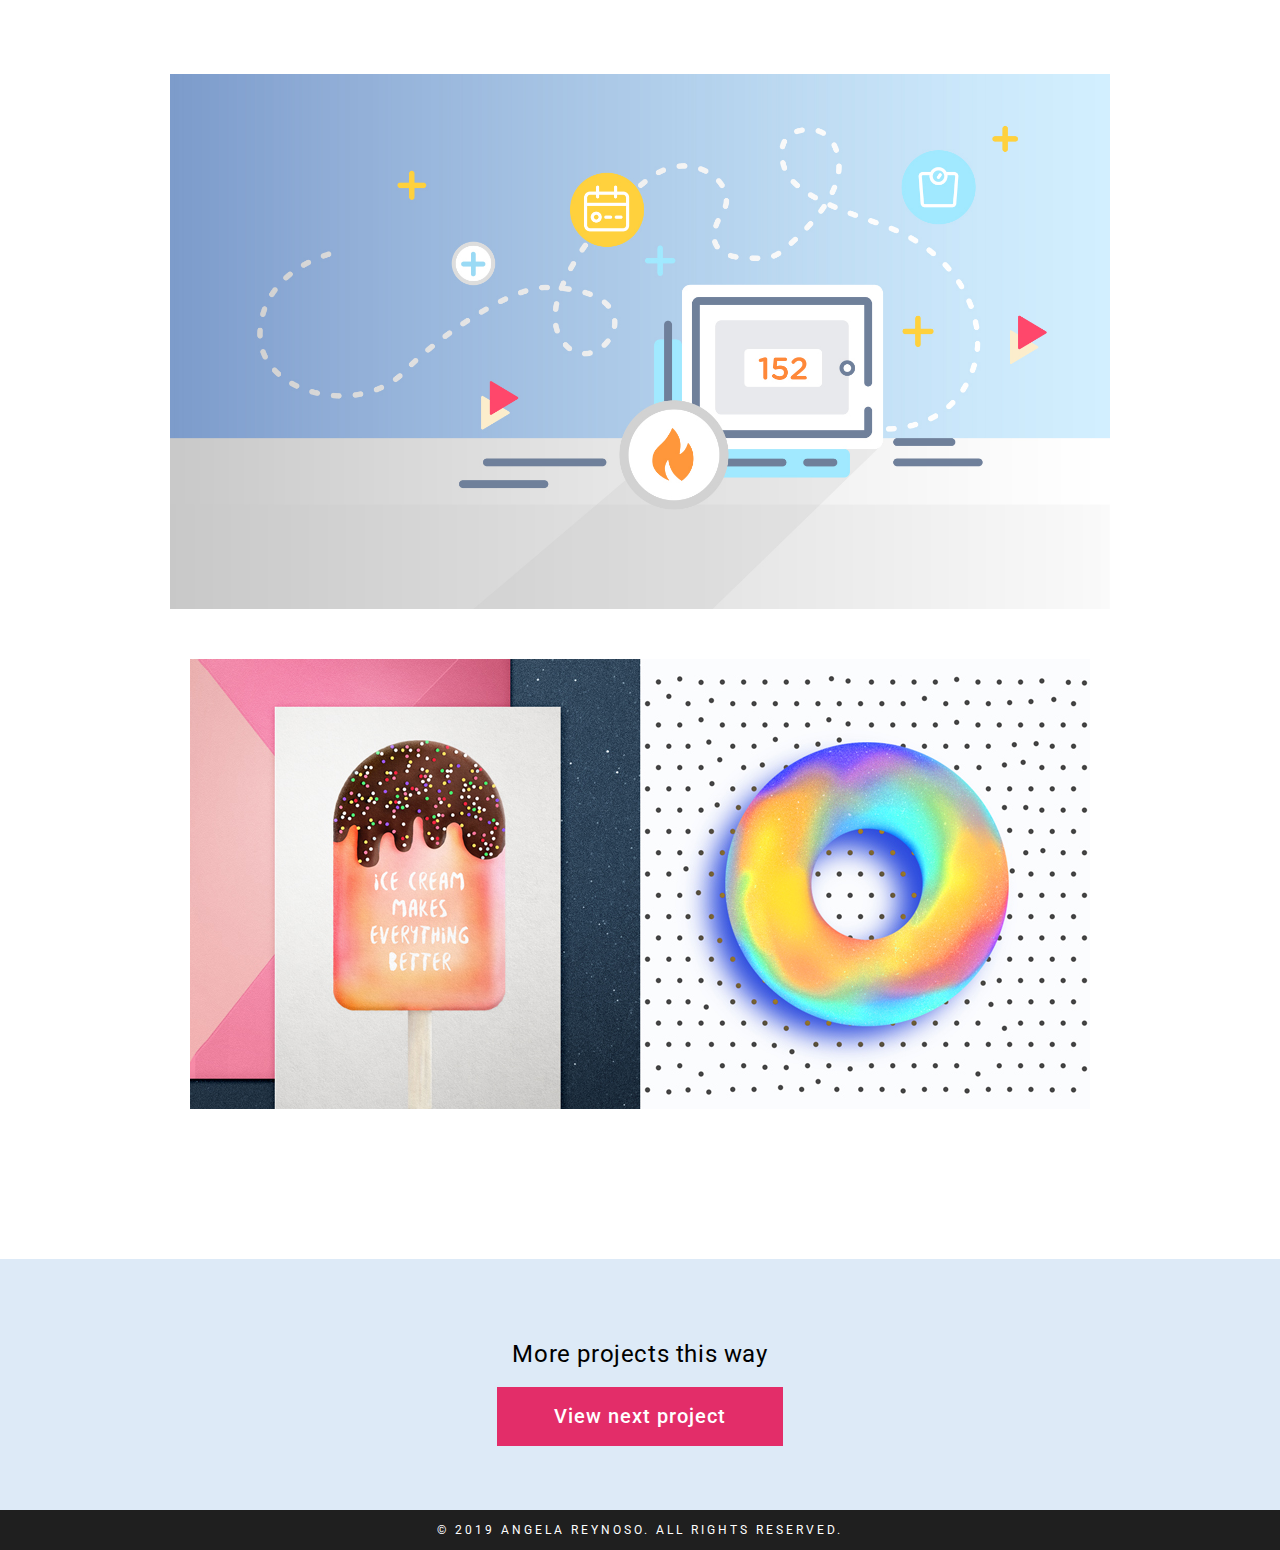
<file: project/illos/index.html>
<!DOCTYPE html>
<html>
  <head>
    <script async src="https://www.googletagmanager.com/gtag/js?id=UA-121537700-1"></script>
    <script>
      window.dataLayer = window.dataLayer || [];
      function gtag(){dataLayer.push(arguments);}
      gtag('js', new Date());

      gtag('config', 'UA-121537700-1');
    </script>
    <meta http-equiv="Content-Type" content="text/html; charset=utf-8">
    <meta http-equiv="X-UA-Compatible" content="IE=edge,chrome=1">
    <meta name="viewport" content="width=device-width,initial-scale=1">
    <meta name="description" content="Hi! I'm Angela, a Senior Designer based in New York City. Get in touch!">
    <meta name="generator" content="Hugo 0.46" />
    <link rel="apple-touch-icon" sizes="180x180" href="/img/apple-touch-icon.png">
    <link rel="icon" type="image/png" sizes="32x32" href="/img/favicon-32x32.png">
    <link rel="icon" type="image/png" sizes="16x16" href="/img/favicon-16x16.png">
    <link rel="stylesheet" href="https://angelreyt.github.io/css/normalize.css">
    <link rel="stylesheet" href="https://angelreyt.github.io/css/base.css">
    <link rel="stylesheet" href="https://fonts.googleapis.com/css?family=Roboto:400,500,700,900">
    <title>Angela Reynoso</title>
  </head>
  <body>
    <header>
  <nav>
    <a class="site-title" href="https://angelreyt.github.io/">Angela Reynoso</a>
    <div class="nav-right">
      <input type="checkbox" id="drop-hamburger"/>
      <label class="hamburger" for="drop-hamburger">
        <span></span>
        <span></span>
        <span></span>
        <span></span>
      </label>
      <ul id="menu">
        <li class="">
          <a href="/">Work</a>
        </li>
        <li class="">
          <a href="/about/">About</a>
        </li>
        <li class="">
          <a href="/contact/">Contact</a>
        </li>
      </ul>
    </div>
  </nav>
</header>

    <main style="">
    <div class="project">
  <img src="/project/illos/01_illos_project_hero.jpg" srcset="/project/illos/01_illos_project_hero.jpg, /project/illos/01_illos_project_hero@2x.jpg 2x">
  <section class="summary">
    <div class="title-tags">
      <div class="tags">Miscellaneous graphics &amp; campaigns</div>
      <h1 class="title">Illustration Gallery</h1>
    </div>
    <div class="description">Creating diverse and unique visuals is one of my favorite design projects. From a single drawing, icon collection kit to poster graphics and everything in between my illustrations are bold, whimsical and engaging. Below is a selection of various illustrations created for different clients.</div>
  </section>
  <img src="/project/illos/02_illos_project_food-1.jpg" srcset="/project/illos/02_illos_project_food-1.jpg, /project/illos/02_illos_project_food-1@2x.jpg 2x">
  <img src="/project/illos/03_illos_project_food-2.jpg" srcset="/project/illos/03_illos_project_food-2.jpg, /project/illos/03_illos_project_food-2@2x.jpg 2x">
  <img src="/project/illos/04_illos_project_icons.jpg" srcset="/project/illos/04_illos_project_icons.jpg, /project/illos/04_illos_project_icons@2x.jpg 2x">
  <img src="/project/illos/05_illos_project_download.jpg" srcset="/project/illos/05_illos_project_download.jpg, /project/illos/05_illos_project_download@2x.jpg 2x">
  <img src="/project/illos/06_illos_project_fav.jpg" srcset="/project/illos/06_illos_project_fav.jpg, /project/illos/06_illos_project_fav@2x.jpg 2x">
  <img src="/project/illos/07_illos_project_connect.jpg" srcset="/project/illos/07_illos_project_connect.jpg, /project/illos/07_illos_project_connect@2x.jpg 2x">
  <img src="/project/illos/08_illos_project_steps.jpg" srcset="/project/illos/08_illos_project_steps.jpg, /project/illos/08_illos_project_steps@2x.jpg 2x">
  <img src="/project/illos/09_illos_project_play.jpg" srcset="/project/illos/09_illos_project_play.jpg, /project/illos/09_illos_project_play@2x.jpg 2x">
  <img src="/project/illos/10_illos_project_sweets.jpg" srcset="/project/illos/10_illos_project_sweets.jpg, /project/illos/10_illos_project_sweets@2x.jpg 2x">
</div>
<section class="blue cta">
  <p>More projects this way</p>
  <a href="/project/print/" class="button">View next project</a>
</section>
    </main>
    <footer>&copy; 2019 Angela Reynoso. All rights reserved.</footer>

  </body>
</html>
</file>
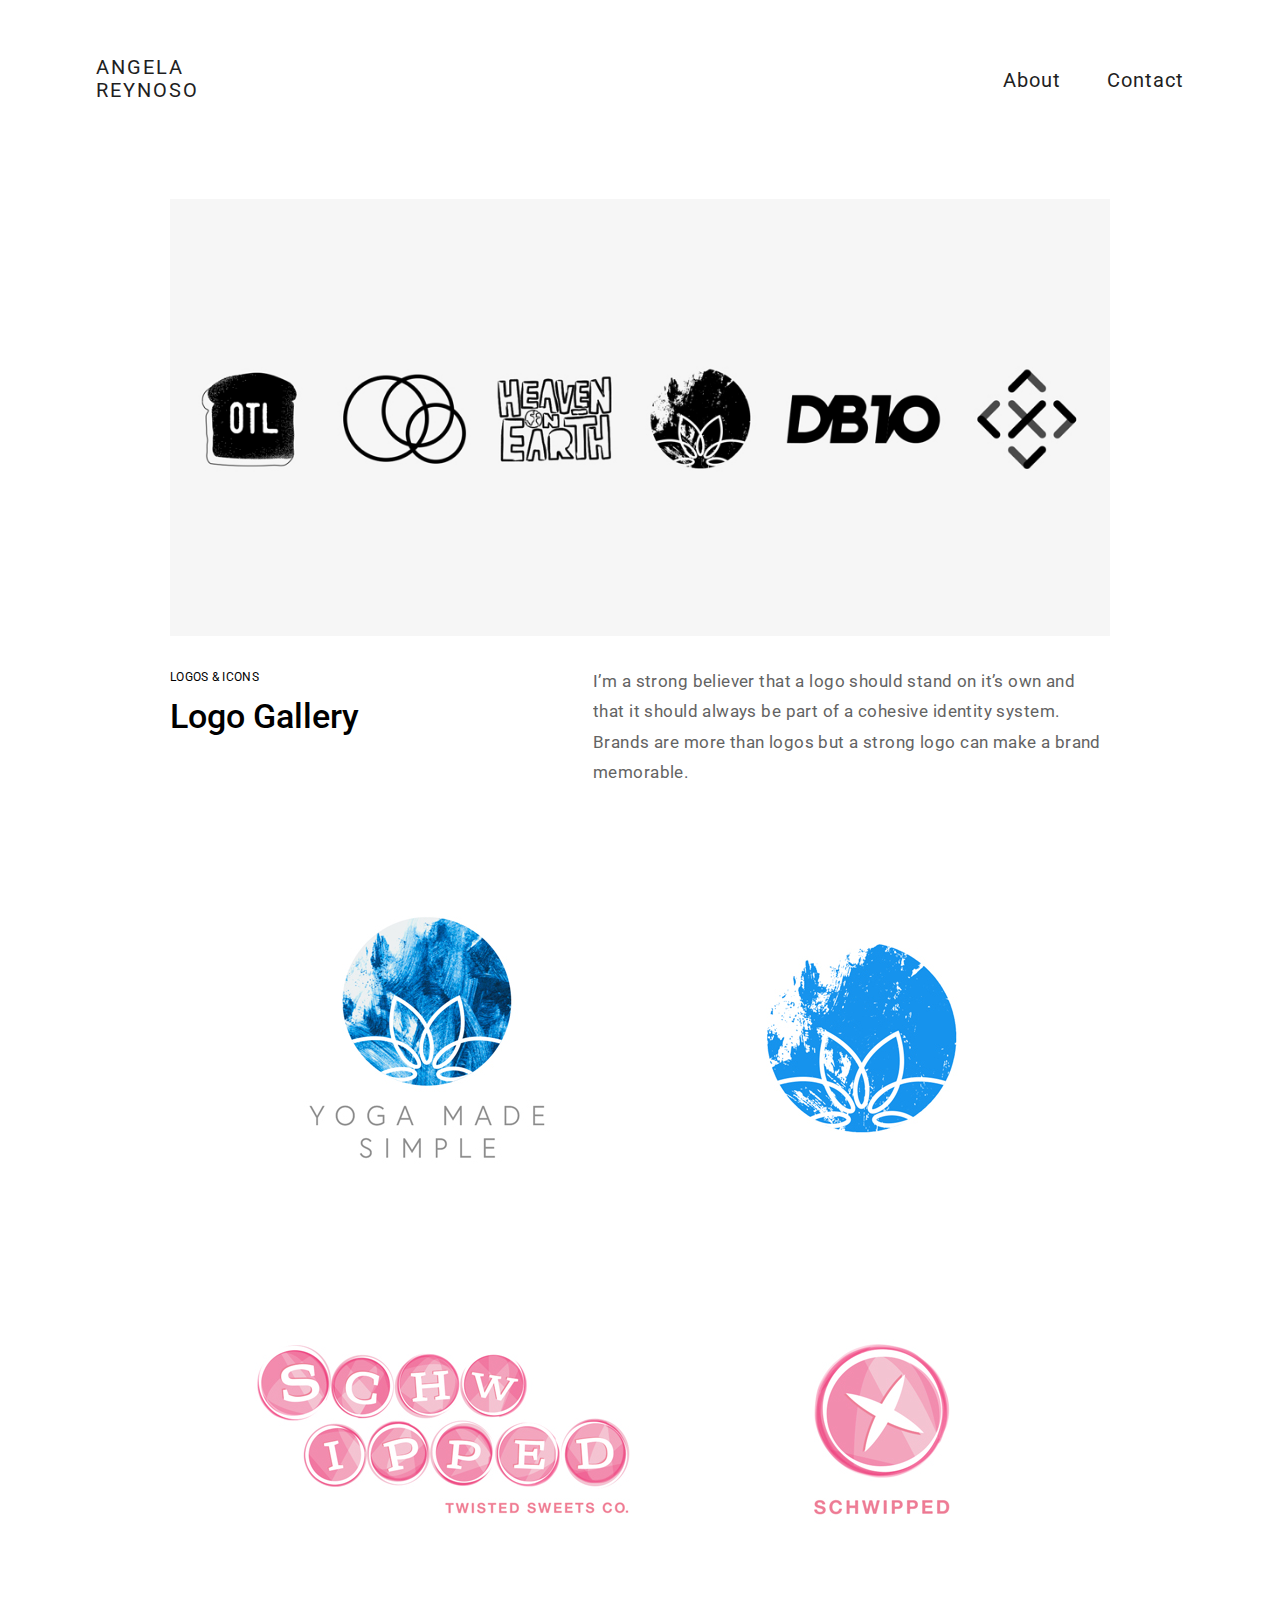
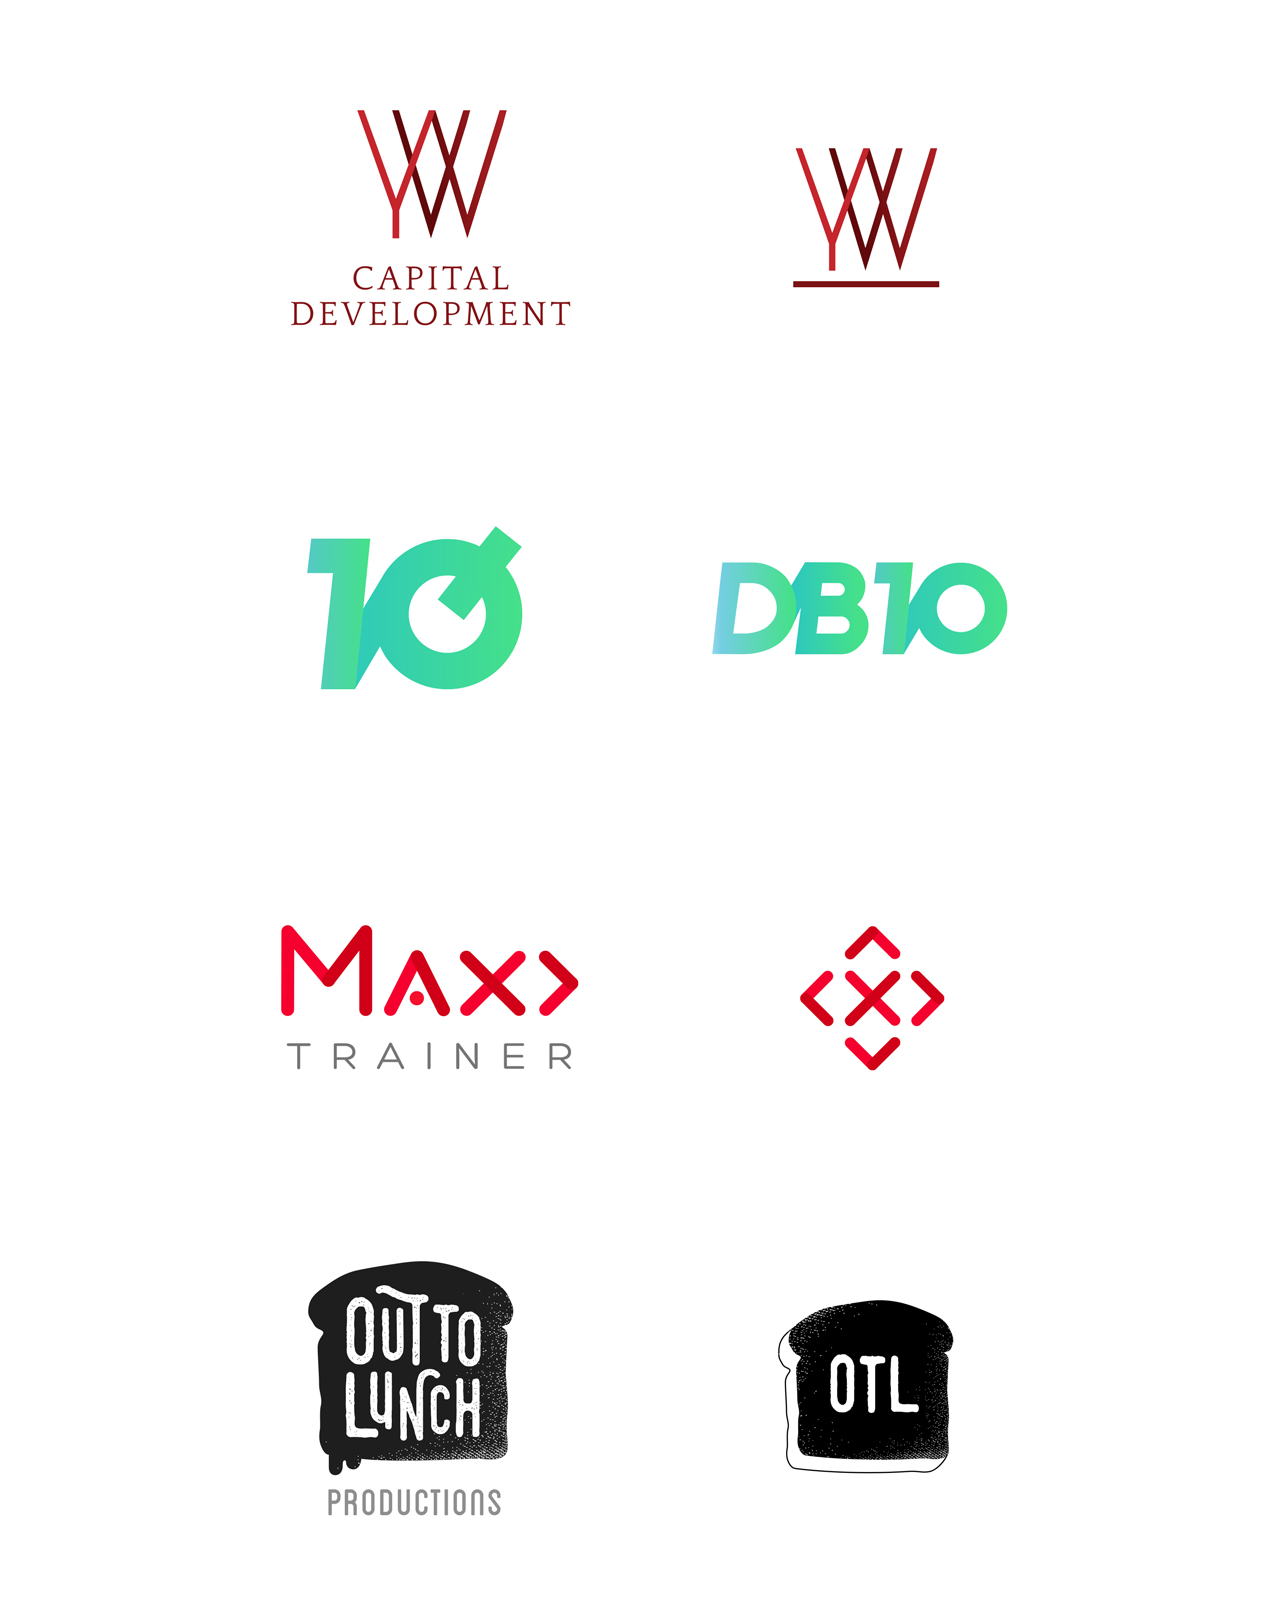
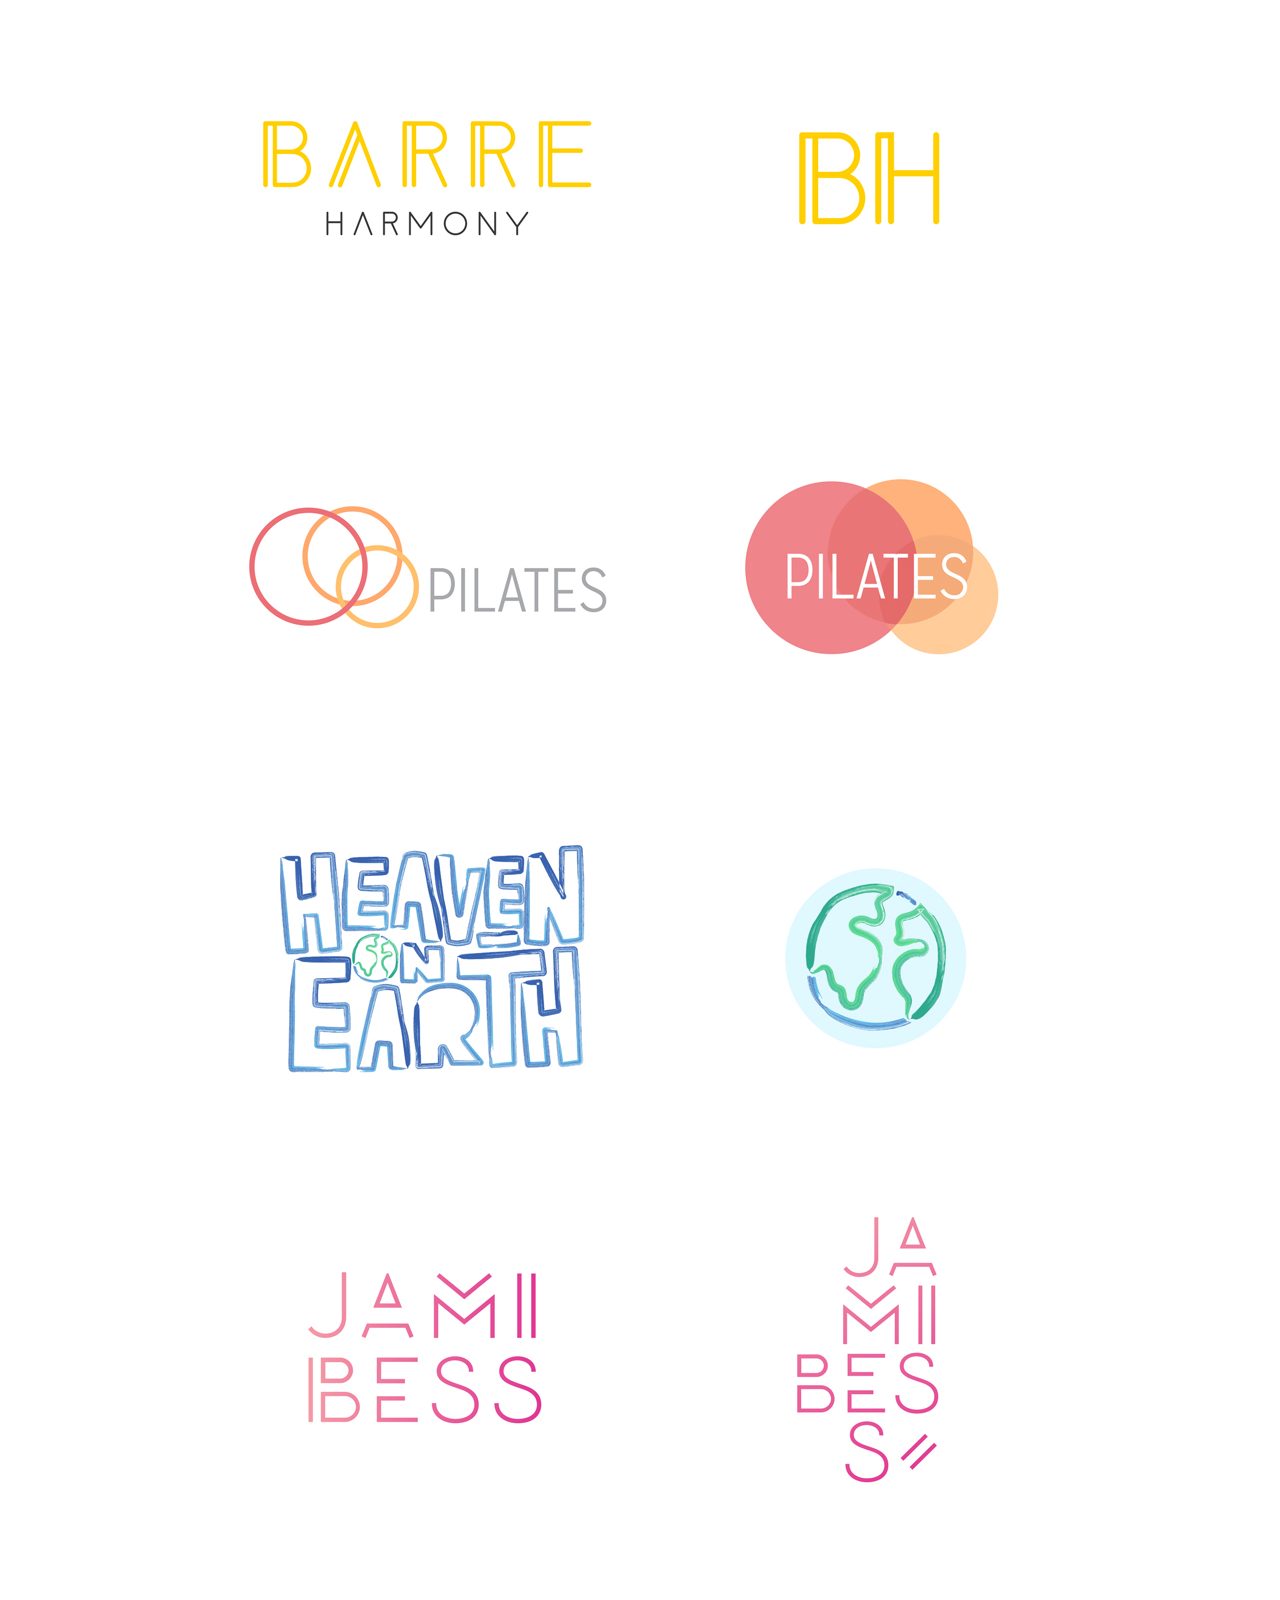
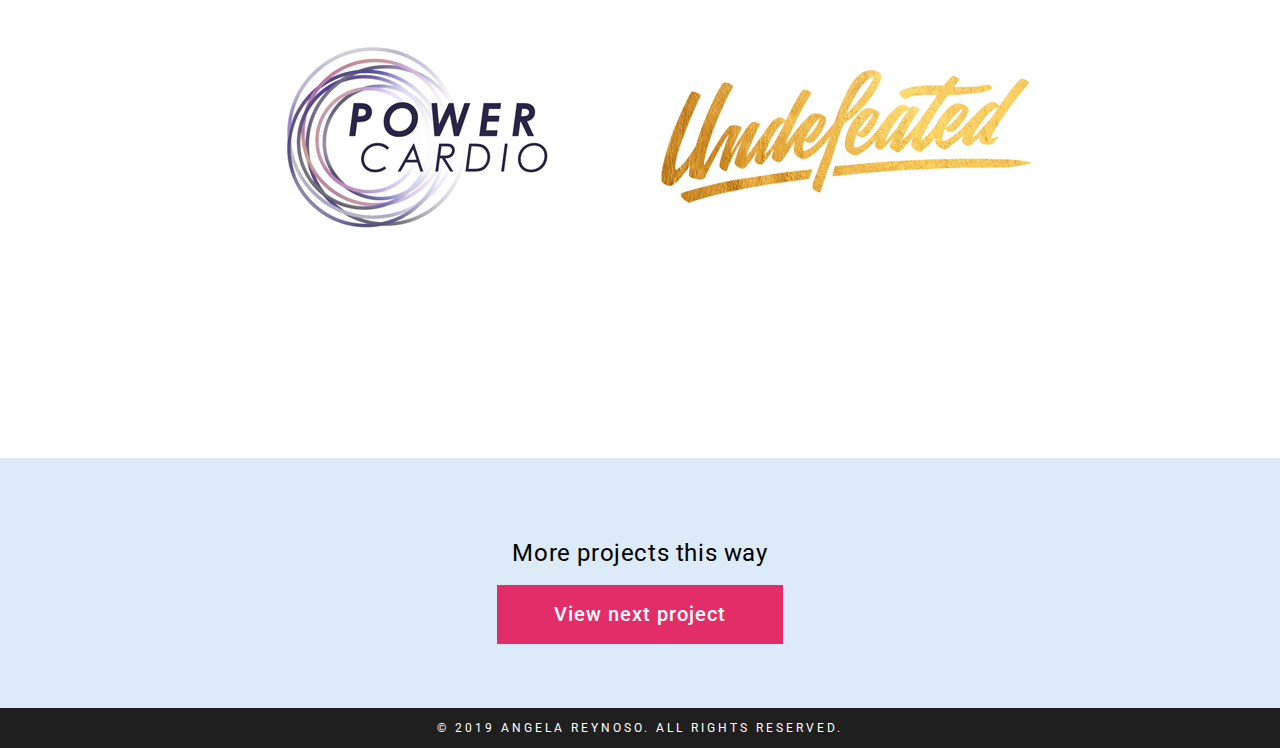
<file: project/logos/index.html>
<!DOCTYPE html>
<html>
  <head>
    <script async src="https://www.googletagmanager.com/gtag/js?id=UA-121537700-1"></script>
    <script>
      window.dataLayer = window.dataLayer || [];
      function gtag(){dataLayer.push(arguments);}
      gtag('js', new Date());

      gtag('config', 'UA-121537700-1');
    </script>
    <meta http-equiv="Content-Type" content="text/html; charset=utf-8">
    <meta http-equiv="X-UA-Compatible" content="IE=edge,chrome=1">
    <meta name="viewport" content="width=device-width,initial-scale=1">
    <meta name="description" content="Hi! I'm Angela, a Senior Designer based in New York City. Get in touch!">
    <meta name="generator" content="Hugo 0.46" />
    <link rel="apple-touch-icon" sizes="180x180" href="/img/apple-touch-icon.png">
    <link rel="icon" type="image/png" sizes="32x32" href="/img/favicon-32x32.png">
    <link rel="icon" type="image/png" sizes="16x16" href="/img/favicon-16x16.png">
    <link rel="stylesheet" href="https://angelreyt.github.io/css/normalize.css">
    <link rel="stylesheet" href="https://angelreyt.github.io/css/base.css">
    <link rel="stylesheet" href="https://fonts.googleapis.com/css?family=Roboto:400,500,700,900">
    <title>Angela Reynoso</title>
  </head>
  <body>
    <header>
  <nav>
    <a class="site-title" href="https://angelreyt.github.io/">Angela Reynoso</a>
    <div class="nav-right">
      <input type="checkbox" id="drop-hamburger"/>
      <label class="hamburger" for="drop-hamburger">
        <span></span>
        <span></span>
        <span></span>
        <span></span>
      </label>
      <ul id="menu">
        <li class="">
          <a href="/">Work</a>
        </li>
        <li class="">
          <a href="/about/">About</a>
        </li>
        <li class="">
          <a href="/contact/">Contact</a>
        </li>
      </ul>
    </div>
  </nav>
</header>

    <main style="">
    <div class="project">
  <img src="/project/logos/01_logo_project_hero.jpg" srcset="/project/logos/01_logo_project_hero.jpg, /project/logos/01_logo_project_hero@2x.jpg 2x">
  <section class="summary">
    <div class="title-tags">
      <div class="tags">logos &amp; icons</div>
      <h1 class="title">Logo Gallery</h1>
    </div>
    <div class="description">I’m a strong believer that a logo should stand on it’s own and that it should always be part of a cohesive identity system. Brands are more than logos but a strong logo can make a brand memorable.</div>
  </section>
  <img src="/project/logos/02_logos_project_yms.jpg" srcset="/project/logos/02_logos_project_yms.jpg, /project/logos/02_logos_project_yms@2x.jpg 2x">
  <img src="/project/logos/03_logos_project_swipped.jpg" srcset="/project/logos/03_logos_project_swipped.jpg, /project/logos/03_logos_project_swipped@2x.jpg 2x">
  <img src="/project/logos/04_logos_project_yao.jpg" srcset="/project/logos/04_logos_project_yao.jpg, /project/logos/04_logos_project_yao@2x.jpg 2x">
  <img src="/project/logos/05_logos_project_db10.jpg" srcset="/project/logos/05_logos_project_db10.jpg, /project/logos/05_logos_project_db10@2x.jpg 2x">
  <img src="/project/logos/06_logos_project_max.jpg" srcset="/project/logos/06_logos_project_max.jpg, /project/logos/06_logos_project_max@2x.jpg 2x">
  <img src="/project/logos/07_logos_project_otl.jpg" srcset="/project/logos/07_logos_project_otl.jpg, /project/logos/07_logos_project_otl@2x.jpg 2x">
  <img src="/project/logos/08_logos_project_barre.jpg" srcset="/project/logos/08_logos_project_barre.jpg, /project/logos/08_logos_project_barre@2x.jpg 2x">
  <img src="/project/logos/09_logos_project_pilates.jpg" srcset="/project/logos/09_logos_project_pilates.jpg, /project/logos/09_logos_project_pilates@2x.jpg 2x">
  <img src="/project/logos/10_logos_project_hoe.jpg" srcset="/project/logos/10_logos_project_hoe.jpg, /project/logos/10_logos_project_hoe@2x.jpg 2x">
  <img src="/project/logos/11_logos_project_jami.jpg" srcset="/project/logos/11_logos_project_jami.jpg, /project/logos/11_logos_project_jami@2x.jpg 2x">
  <img src="/project/logos/12_logos_project_other.jpg" srcset="/project/logos/12_logos_project_other.jpg, /project/logos/12_logos_project_other@2x.jpg 2x">
</div>
<section class="blue cta">
  <p>More projects this way</p>
  <a href="/project/illos/" class="button">View next project</a>
</section>
    </main>
    <footer>&copy; 2019 Angela Reynoso. All rights reserved.</footer>

  </body>
</html>
</file>
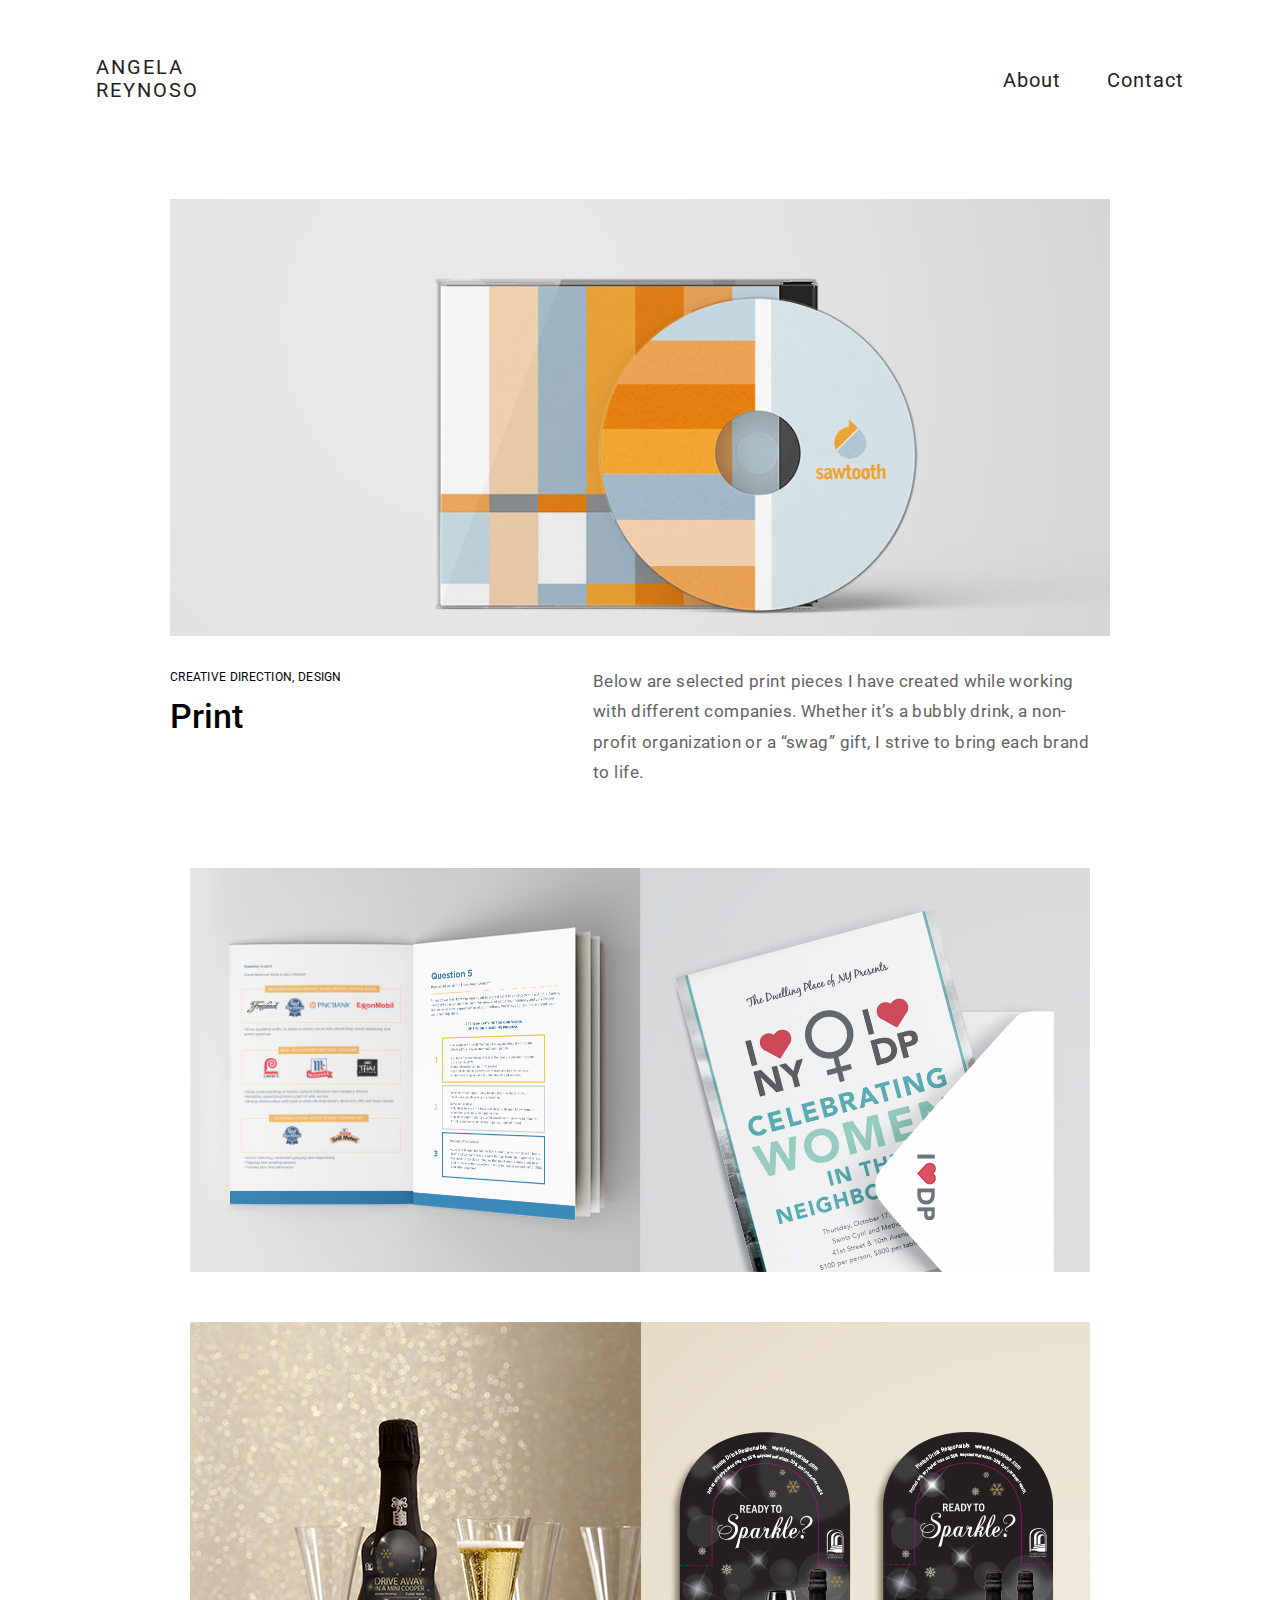
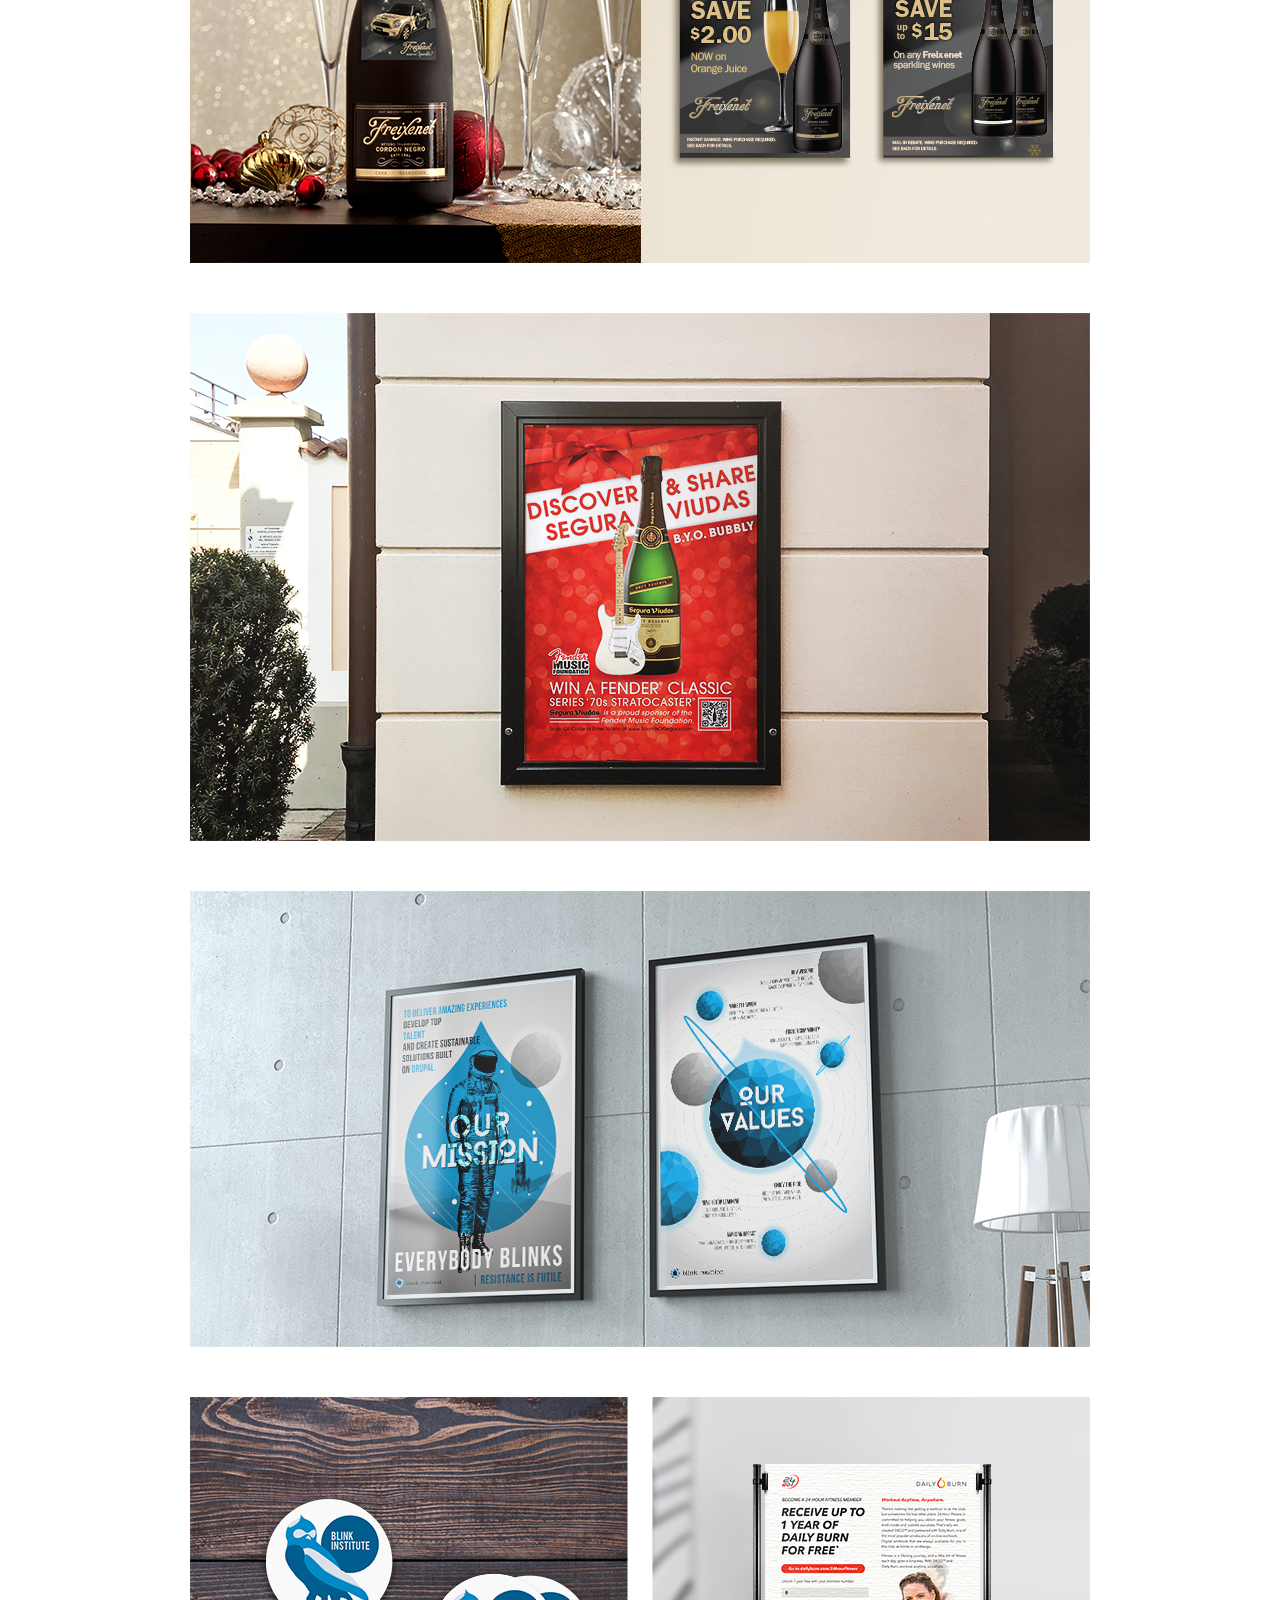
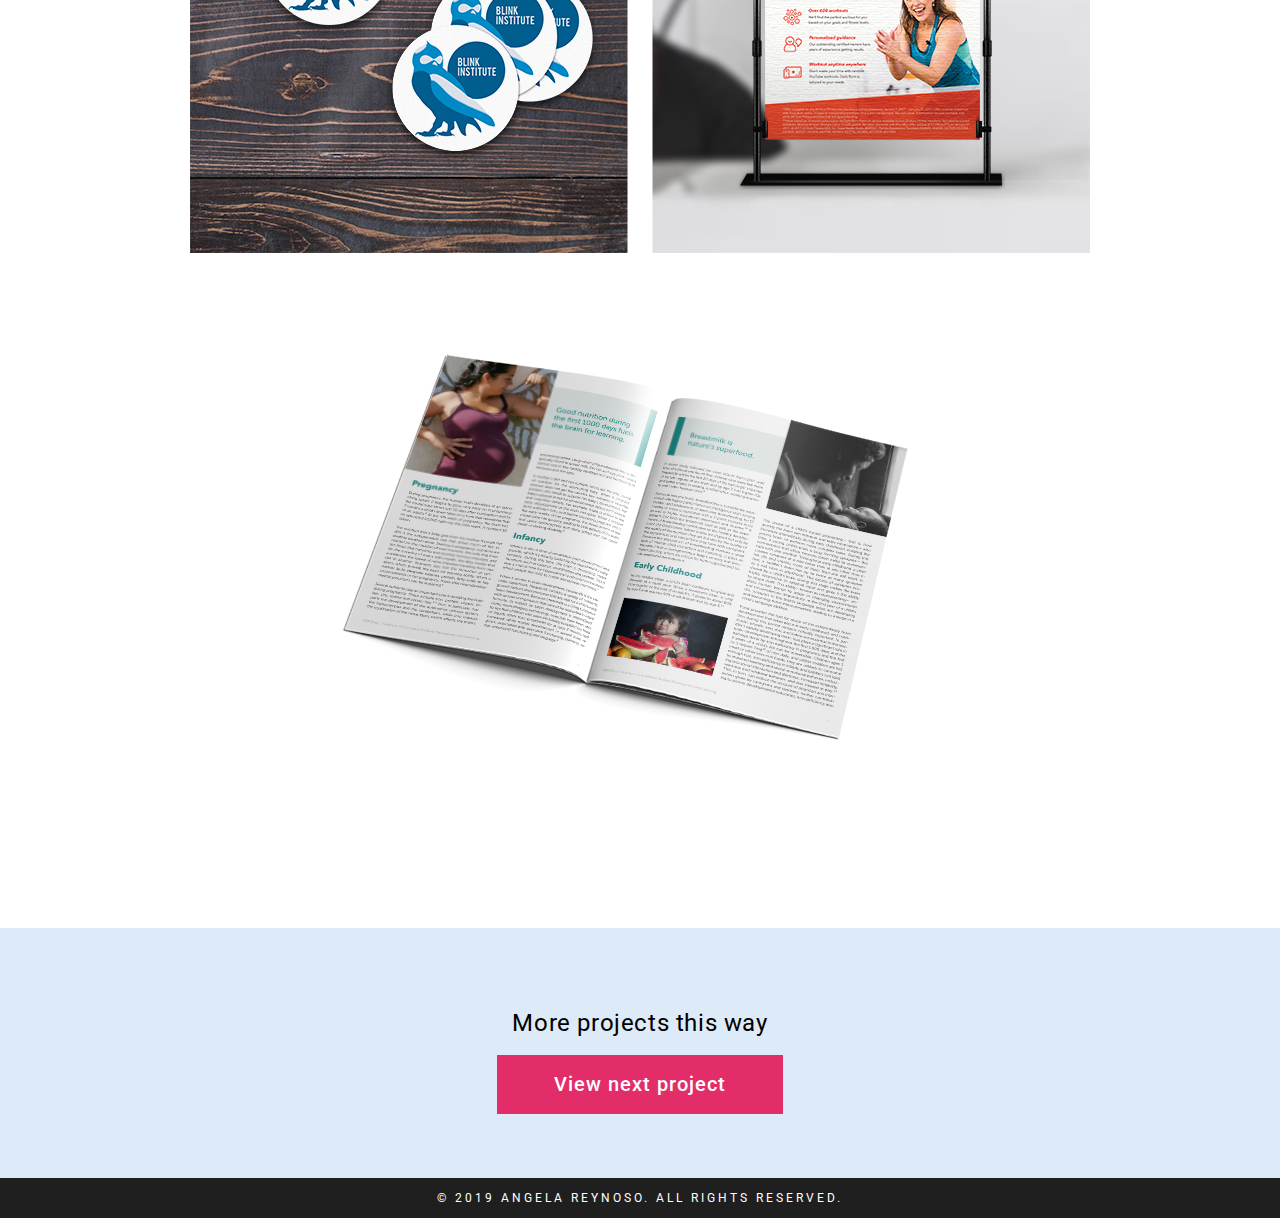
<file: project/print/index.html>
<!DOCTYPE html>
<html>
  <head>
    <script async src="https://www.googletagmanager.com/gtag/js?id=UA-121537700-1"></script>
    <script>
      window.dataLayer = window.dataLayer || [];
      function gtag(){dataLayer.push(arguments);}
      gtag('js', new Date());

      gtag('config', 'UA-121537700-1');
    </script>
    <meta http-equiv="Content-Type" content="text/html; charset=utf-8">
    <meta http-equiv="X-UA-Compatible" content="IE=edge,chrome=1">
    <meta name="viewport" content="width=device-width,initial-scale=1">
    <meta name="description" content="Hi! I'm Angela, a Senior Designer based in New York City. Get in touch!">
    <meta name="generator" content="Hugo 0.46" />
    <link rel="apple-touch-icon" sizes="180x180" href="/img/apple-touch-icon.png">
    <link rel="icon" type="image/png" sizes="32x32" href="/img/favicon-32x32.png">
    <link rel="icon" type="image/png" sizes="16x16" href="/img/favicon-16x16.png">
    <link rel="stylesheet" href="https://angelreyt.github.io/css/normalize.css">
    <link rel="stylesheet" href="https://angelreyt.github.io/css/base.css">
    <link rel="stylesheet" href="https://fonts.googleapis.com/css?family=Roboto:400,500,700,900">
    <title>Angela Reynoso</title>
  </head>
  <body>
    <header>
  <nav>
    <a class="site-title" href="https://angelreyt.github.io/">Angela Reynoso</a>
    <div class="nav-right">
      <input type="checkbox" id="drop-hamburger"/>
      <label class="hamburger" for="drop-hamburger">
        <span></span>
        <span></span>
        <span></span>
        <span></span>
      </label>
      <ul id="menu">
        <li class="">
          <a href="/">Work</a>
        </li>
        <li class="">
          <a href="/about/">About</a>
        </li>
        <li class="">
          <a href="/contact/">Contact</a>
        </li>
      </ul>
    </div>
  </nav>
</header>

    <main style="">
    <div class="project">
  <img src="/project/print/01_print_project_hero.jpg" srcset="/project/print/01_print_project_hero.jpg, /project/print/01_print_project_hero@2x.jpg 2x">
  <section class="summary">
    <div class="title-tags">
      <div class="tags">creative direction, design</div>
      <h1 class="title">Print</h1>
    </div>
    <div class="description">Below are selected print pieces I have created while working with different companies. Whether it’s a bubbly drink, a non-profit organization or a &ldquo;swag&rdquo; gift, I strive to bring each brand to life.</div>
  </section>
  <img src="/project/print/02_sawtooth_collateral.jpg" srcset="/project/print/02_sawtooth_collateral.jpg, /project/print/02_sawtooth_collateral@2x.jpg 2x">
  <img src="/project/print/03_necker_freixenet.jpg" srcset="/project/print/03_necker_freixenet.jpg, /project/print/03_necker_freixenet@2x.jpg 2x">
  <img src="/project/print/04_viudas_poster.jpg" srcset="/project/print/04_viudas_poster.jpg, /project/print/04_viudas_poster@2x.jpg 2x">
  <img src="/project/print/05_blink_poster.jpg" srcset="/project/print/05_blink_poster.jpg, /project/print/05_blink_poster@2x.jpg 2x">
  <img src="/project/print/06_24hr_flyer.jpg" srcset="/project/print/06_24hr_flyer.jpg, /project/print/06_24hr_flyer@2x.jpg 2x">
  <img src="/project/print/07_brochure_1000days.jpg" srcset="/project/print/07_brochure_1000days.jpg, /project/print/07_brochure_1000days@2x.jpg 2x">
</div>
<section class="blue cta">
  <p>More projects this way</p>
  <a href="/project/case-study-trailhead/" class="button">View next project</a>
</section>
    </main>
    <footer>&copy; 2019 Angela Reynoso. All rights reserved.</footer>

  </body>
</html>
</file>
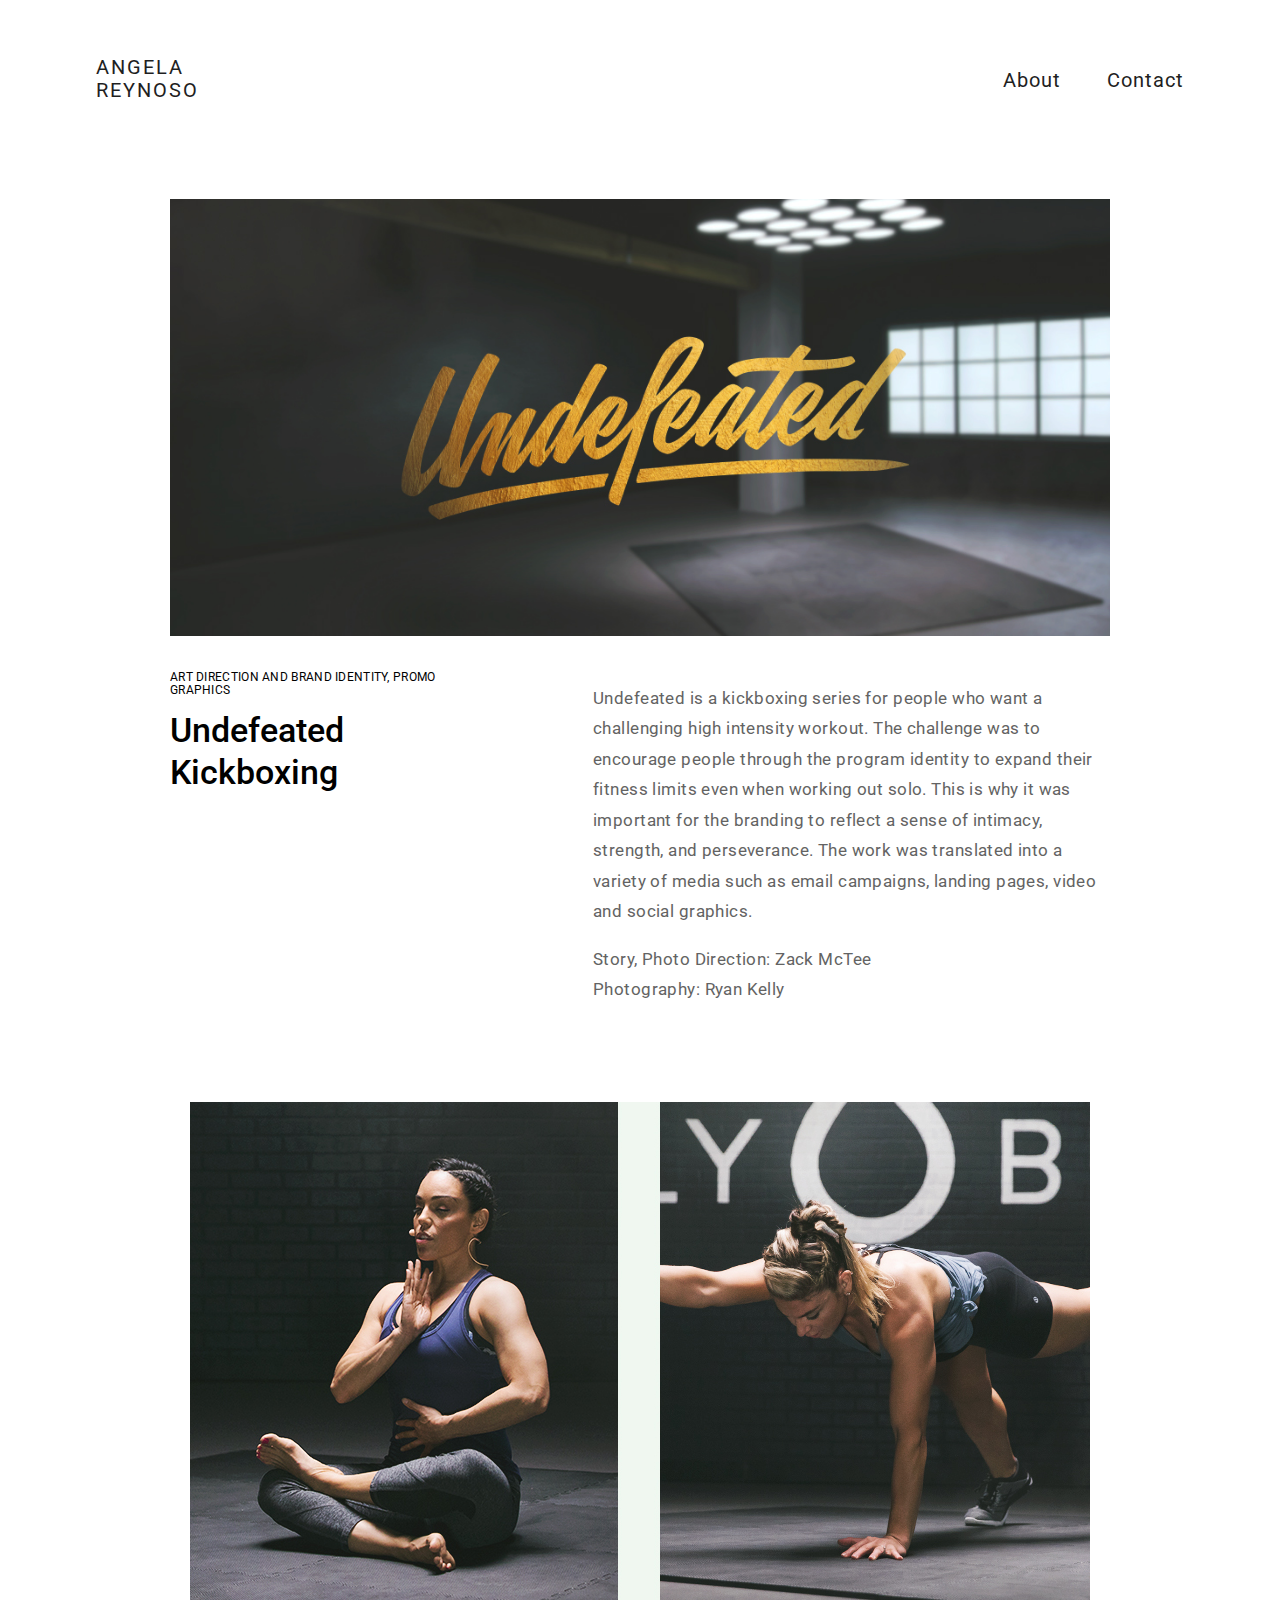
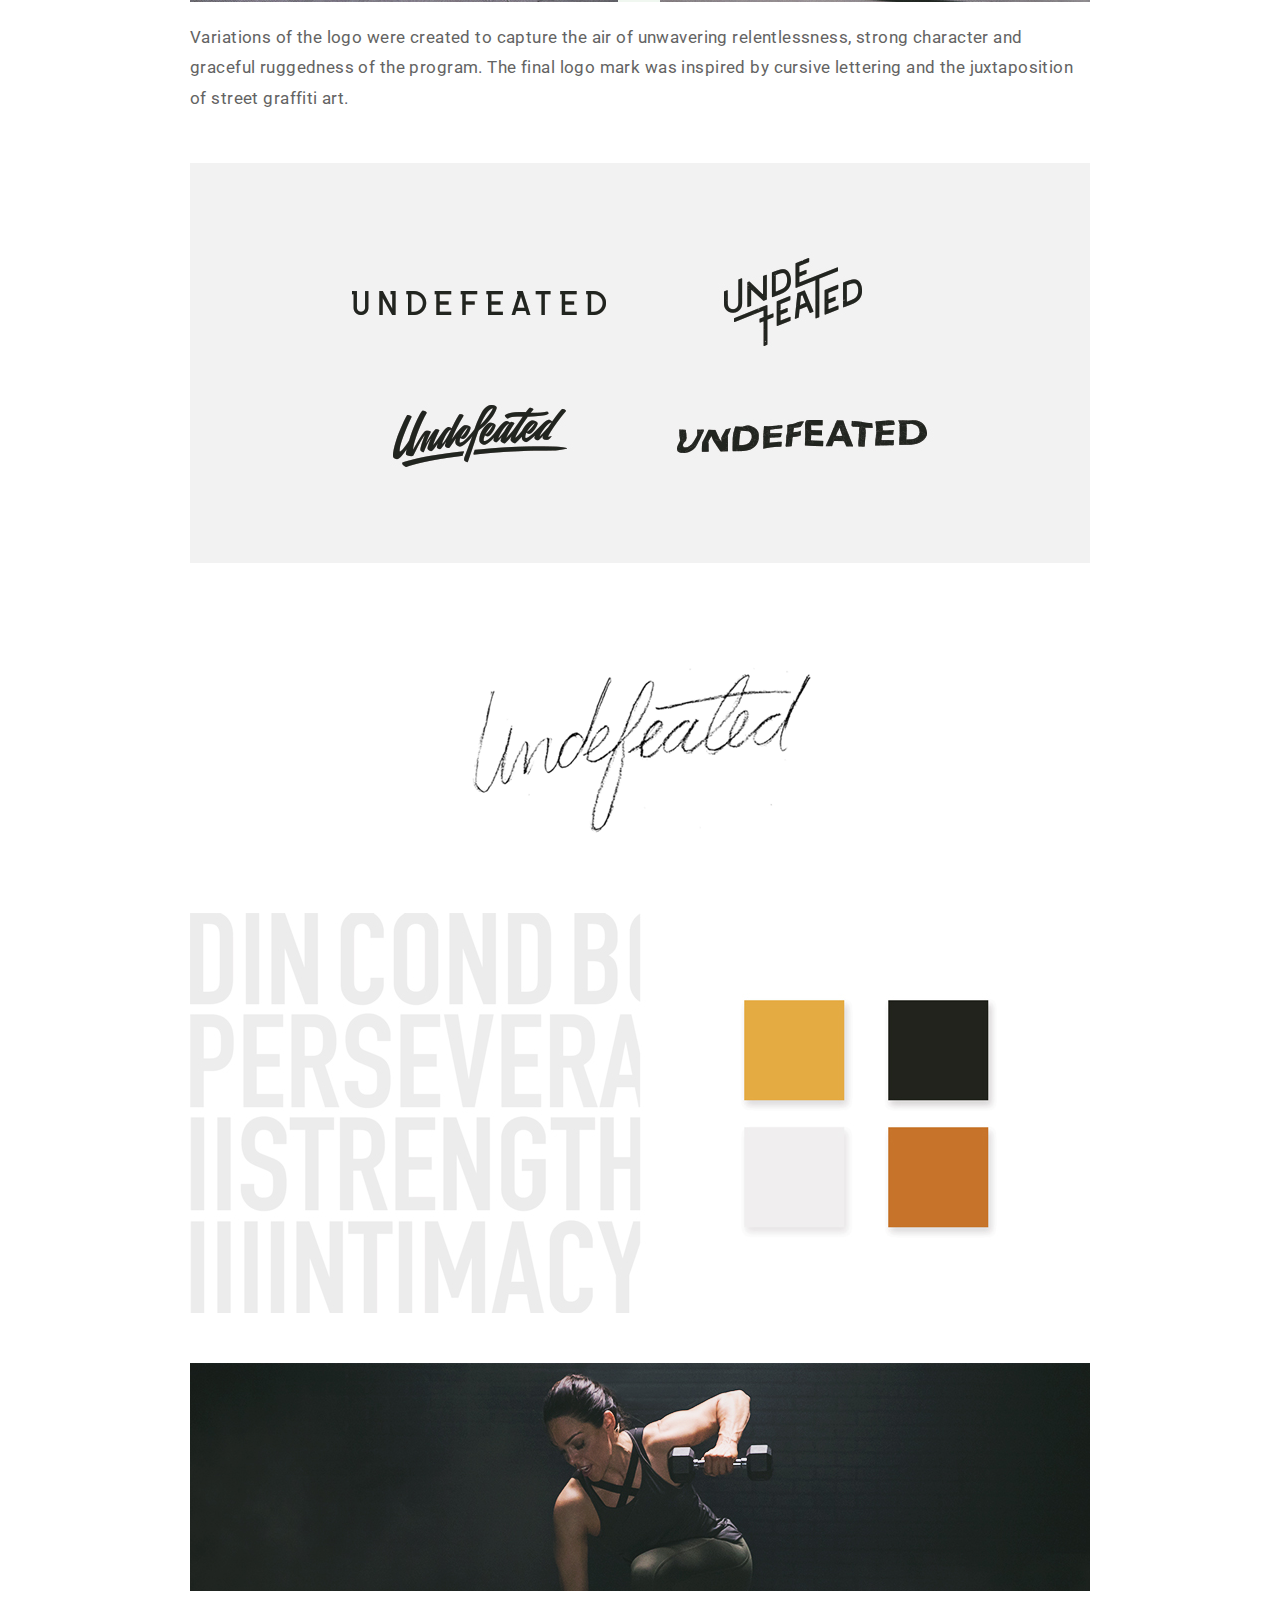
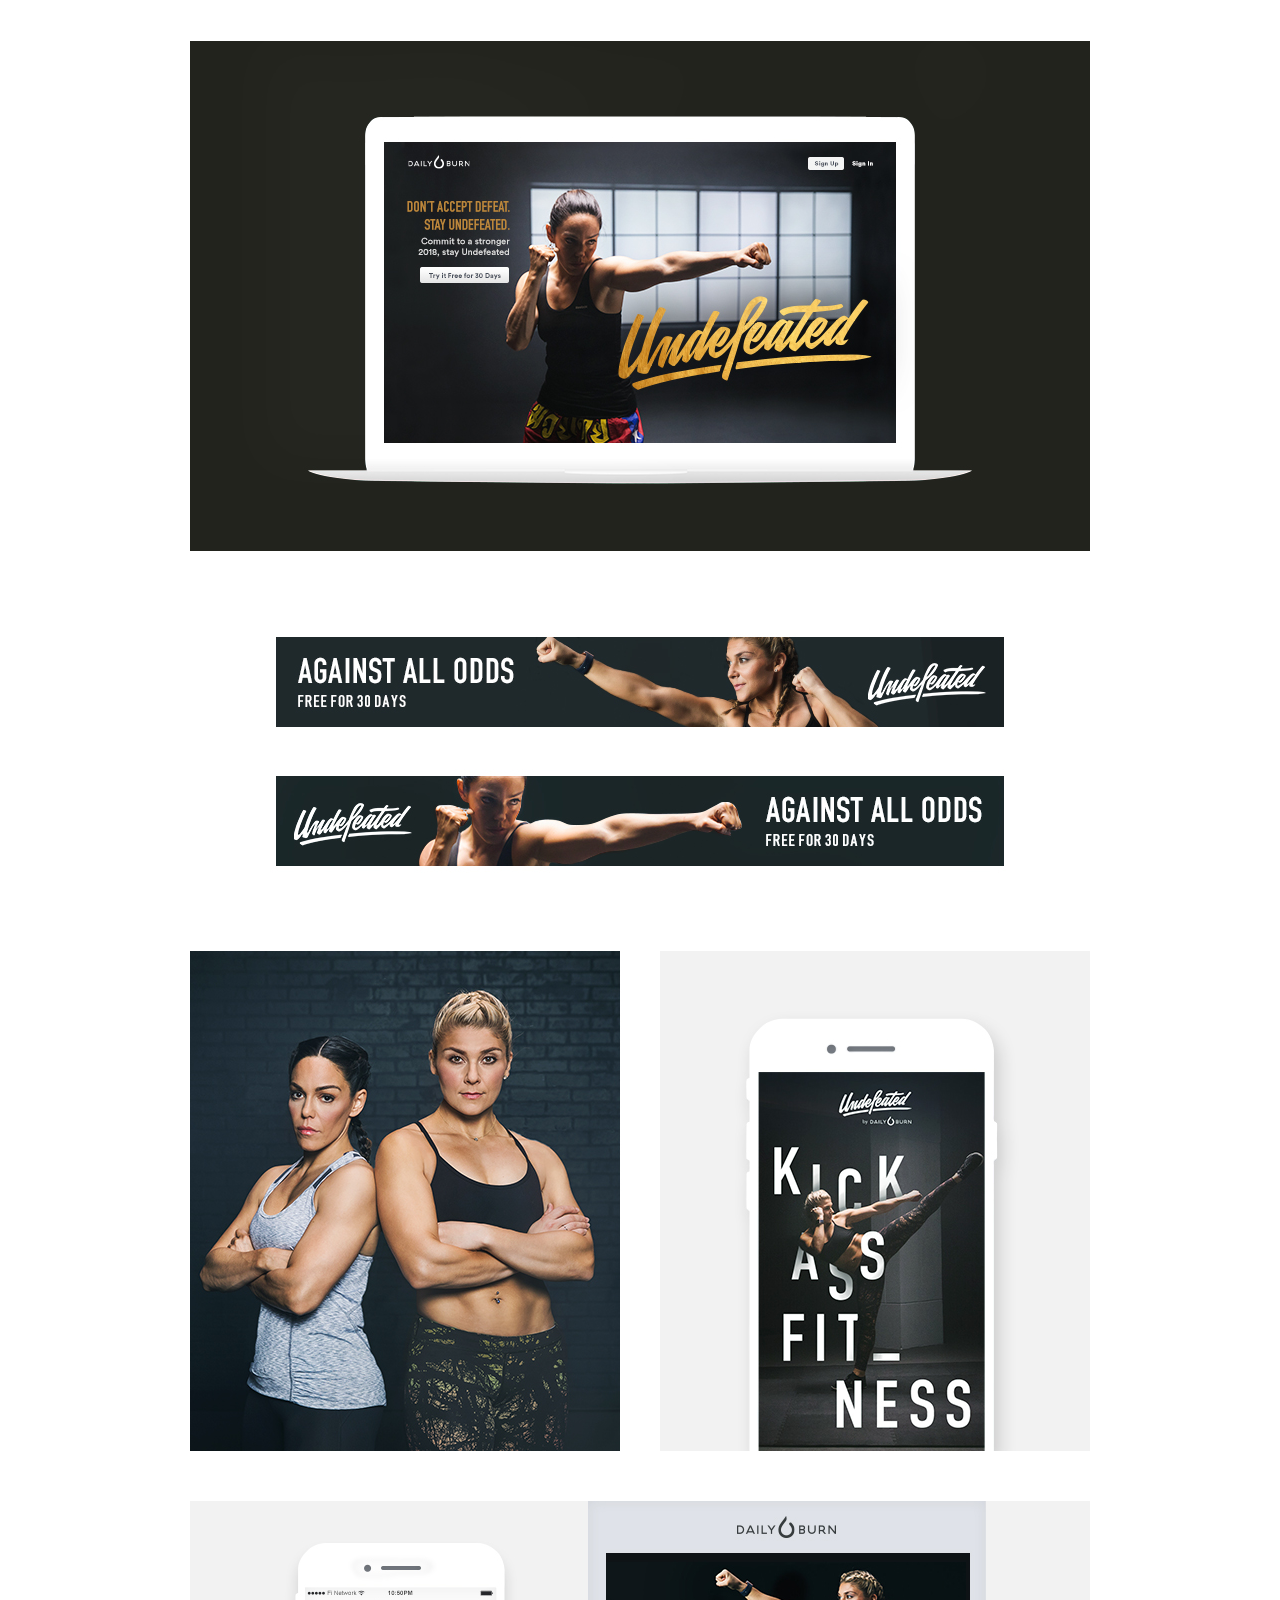
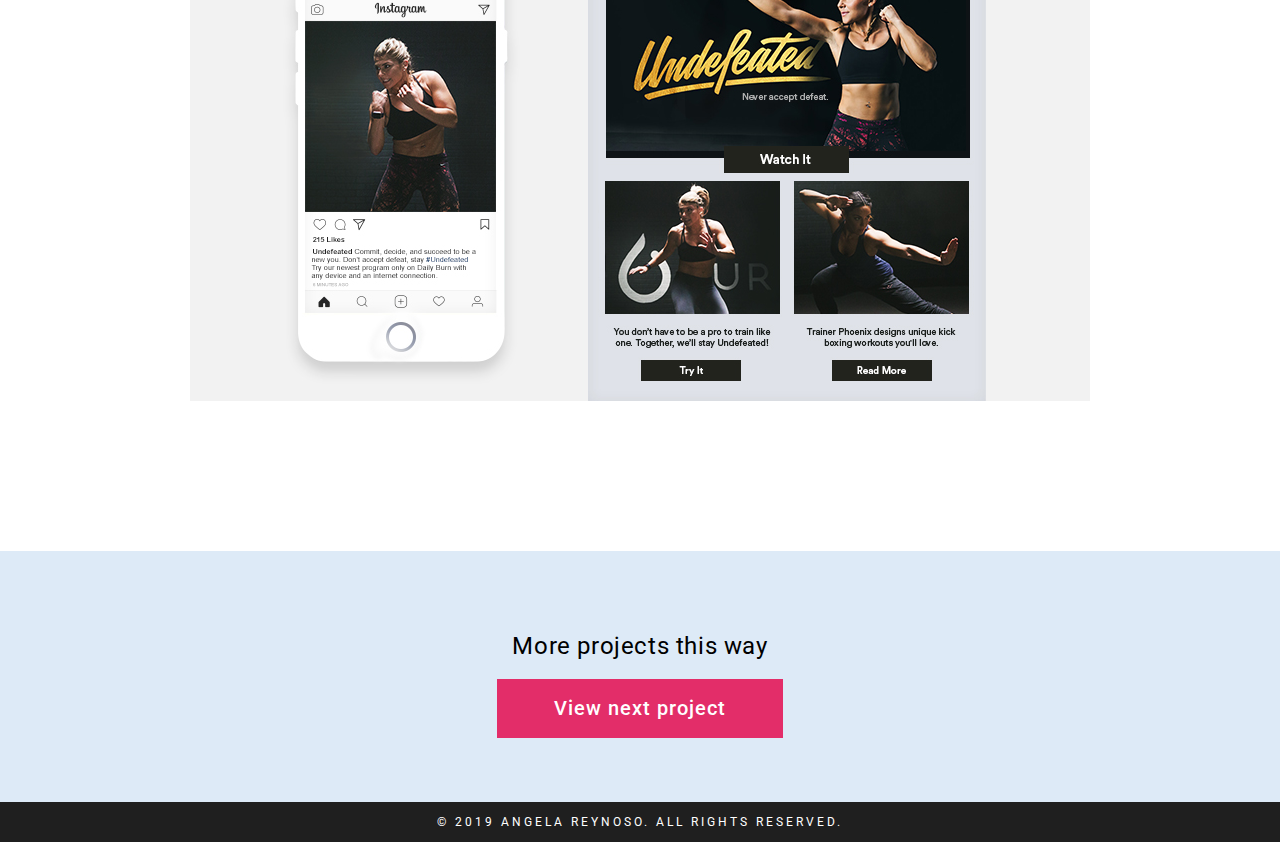
<file: project/undefeated/index.html>
<!DOCTYPE html>
<html>
  <head>
    <script async src="https://www.googletagmanager.com/gtag/js?id=UA-121537700-1"></script>
    <script>
      window.dataLayer = window.dataLayer || [];
      function gtag(){dataLayer.push(arguments);}
      gtag('js', new Date());

      gtag('config', 'UA-121537700-1');
    </script>
    <meta http-equiv="Content-Type" content="text/html; charset=utf-8">
    <meta http-equiv="X-UA-Compatible" content="IE=edge,chrome=1">
    <meta name="viewport" content="width=device-width,initial-scale=1">
    <meta name="description" content="Hi! I'm Angela, a Senior Designer based in New York City. Get in touch!">
    <meta name="generator" content="Hugo 0.46" />
    <link rel="apple-touch-icon" sizes="180x180" href="/img/apple-touch-icon.png">
    <link rel="icon" type="image/png" sizes="32x32" href="/img/favicon-32x32.png">
    <link rel="icon" type="image/png" sizes="16x16" href="/img/favicon-16x16.png">
    <link rel="stylesheet" href="https://angelreyt.github.io/css/normalize.css">
    <link rel="stylesheet" href="https://angelreyt.github.io/css/base.css">
    <link rel="stylesheet" href="https://fonts.googleapis.com/css?family=Roboto:400,500,700,900">
    <title>Angela Reynoso</title>
  </head>
  <body>
    <header>
  <nav>
    <a class="site-title" href="https://angelreyt.github.io/">Angela Reynoso</a>
    <div class="nav-right">
      <input type="checkbox" id="drop-hamburger"/>
      <label class="hamburger" for="drop-hamburger">
        <span></span>
        <span></span>
        <span></span>
        <span></span>
      </label>
      <ul id="menu">
        <li class="">
          <a href="/">Work</a>
        </li>
        <li class="">
          <a href="/about/">About</a>
        </li>
        <li class="">
          <a href="/contact/">Contact</a>
        </li>
      </ul>
    </div>
  </nav>
</header>

    <main style="">
    <div class="project">
  <img src="/project/undefeated/01_undef_project_hero.jpg" srcset="/project/undefeated/01_undef_project_hero.jpg, /project/undefeated/01_undef_project_hero@2x.jpg 2x">
  <section class="summary">
    <div class="title-tags">
      <div class="tags">art direction and brand identity, promo graphics</div>
      <h1 class="title">Undefeated Kickboxing</h1>
    </div>
    <div class="description"><p>Undefeated is a kickboxing series for people who want a challenging high intensity workout. The challenge was to encourage people through the program identity to expand their fitness limits even when working out solo. This is why it was important for the branding to reflect a sense of intimacy, strength, and perseverance. The work was translated into a variety of media such as email campaigns, landing pages, video and social graphics.</p>

<p>Story, Photo Direction: Zack McTee<br />
Photography: Ryan Kelly</p>
</div>
  </section>
  <img src="/project/undefeated/02_undef_project_image_1.jpg" srcset="/project/undefeated/02_undef_project_image_1.jpg, /project/undefeated/02_undef_project_image_1@2x.jpg 2x">
  <p class="caption">Variations of the logo were created to capture the air of unwavering relentlessness, strong character and graceful ruggedness of the program. The final logo mark was inspired by cursive lettering and the juxtaposition of street graffiti art.</p>
  <img src="/project/undefeated/03_undef_project_logo.jpg" srcset="/project/undefeated/03_undef_project_logo.jpg, /project/undefeated/03_undef_project_logo@2x.jpg 2x">
  <img src="/project/undefeated/04_undef_project_evolution.gif" srcset="/project/undefeated/04_undef_project_evolution.gif, /project/undefeated/04_undef_project_evolution@2x.gif 2x">
  <img src="/project/undefeated/05_undef_project_logo_colors.jpg" srcset="/project/undefeated/05_undef_project_logo_colors.jpg, /project/undefeated/05_undef_project_logo_colors@2x.jpg 2x">
  <img src="/project/undefeated/06_undef_phoenix_2.jpg" srcset="/project/undefeated/06_undef_phoenix_2.jpg, /project/undefeated/06_undef_phoenix_2@2x.jpg 2x">
  <img src="/project/undefeated/07_undef_project_laptop.jpg" srcset="/project/undefeated/07_undef_project_laptop.jpg, /project/undefeated/07_undef_project_laptop@2x.jpg 2x">
  <img src="/project/undefeated/08_undef_project_banners.jpg" srcset="/project/undefeated/08_undef_project_banners.jpg, /project/undefeated/08_undef_project_banners@2x.jpg 2x">
  <img src="/project/undefeated/09_undef_project_social.jpg" srcset="/project/undefeated/09_undef_project_social.jpg, /project/undefeated/09_undef_project_social@2x.jpg 2x">
  <img src="/project/undefeated/10_undef_project_social_2.jpg" srcset="/project/undefeated/10_undef_project_social_2.jpg, /project/undefeated/10_undef_project_social_2@2x.jpg 2x">
</div>
<section class="blue cta">
  <p>More projects this way</p>
  <a href="/project/barre-harmony/" class="button">View next project</a>
</section>
    </main>
    <footer>&copy; 2019 Angela Reynoso. All rights reserved.</footer>

  </body>
</html>
</file>
